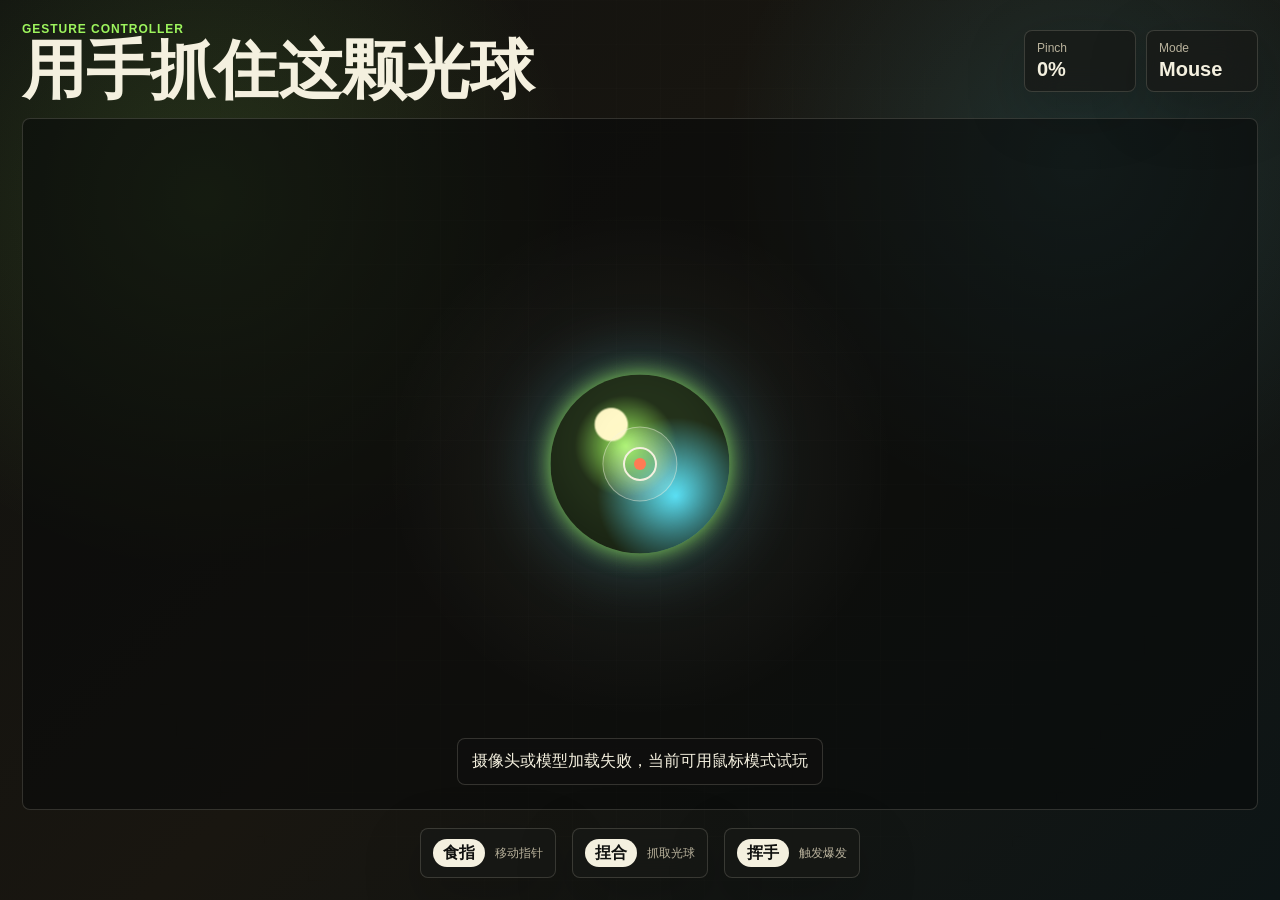
<file: assets/gesture-controller/index.html>
<!doctype html>
<html lang="zh-CN">
  <head>
    <meta charset="UTF-8" />
    <meta name="viewport" content="width=device-width, initial-scale=1.0" />
    <title>Gesture Controller Playground</title>
    <link rel="stylesheet" href="./style.css" />
  </head>
  <body>
    <main class="stage" aria-label="Gesture controller playground">
      <section class="hud" aria-label="Status panel">
        <div>
          <p class="eyebrow">Gesture Controller</p>
          <h1>用手抓住这颗光球</h1>
        </div>
        <div class="meters">
          <div class="meter">
            <span>Pinch</span>
            <strong id="pinchValue">0%</strong>
          </div>
          <div class="meter">
            <span>Mode</span>
            <strong id="modeValue">Loading</strong>
          </div>
        </div>
      </section>

      <section class="playfield" id="playfield" aria-label="Interactive area">
        <canvas id="trailCanvas" aria-hidden="true"></canvas>
        <video id="camera" playsinline muted></video>
        <div class="target" id="target" aria-label="Draggable orb">
          <span></span>
        </div>
        <div class="cursor" id="cursor" aria-hidden="true"></div>
        <div class="hint" id="hint">允许摄像头后，把手伸进画面</div>
      </section>

      <footer class="dock" aria-label="Gesture hints">
        <div><kbd>食指</kbd><span>移动指针</span></div>
        <div><kbd>捏合</kbd><span>抓取光球</span></div>
        <div><kbd>挥手</kbd><span>触发爆发</span></div>
      </footer>
    </main>

    <script type="module" src="./app.js"></script>
  </body>
</html>
</file>
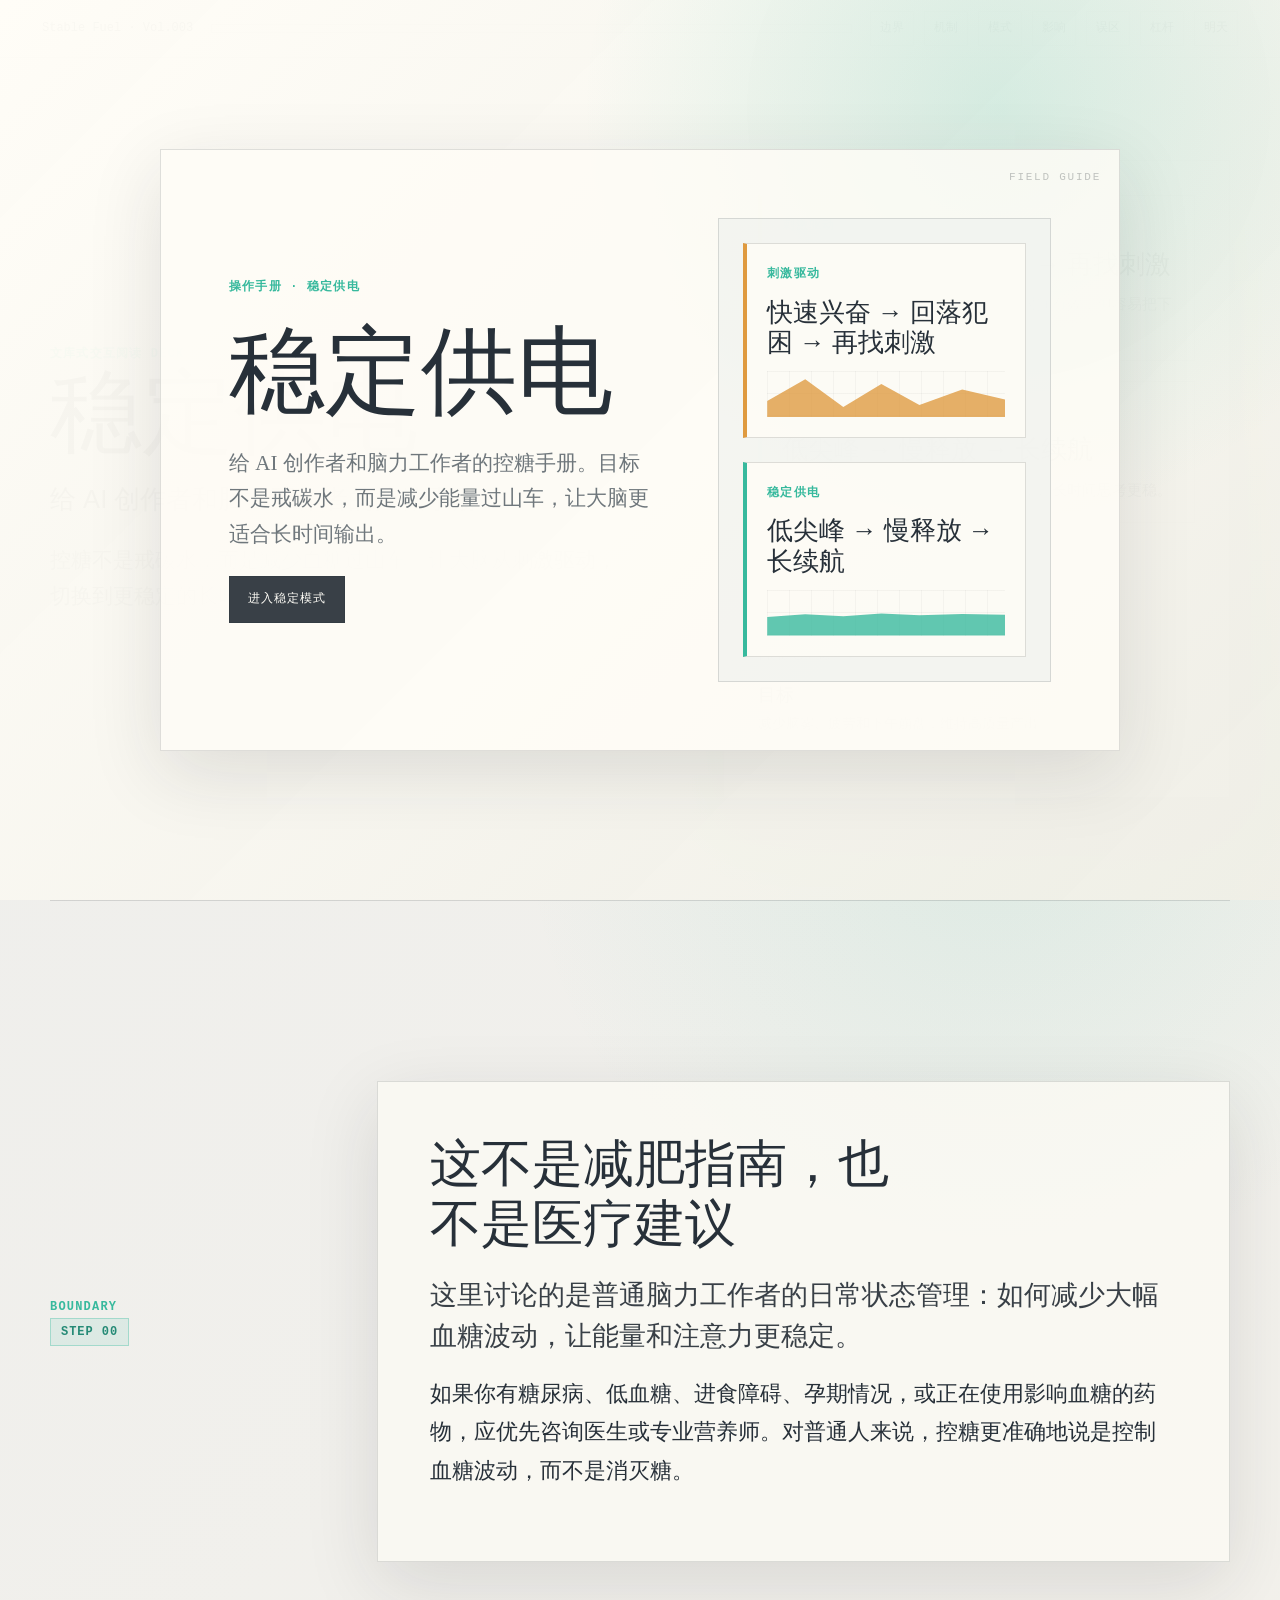
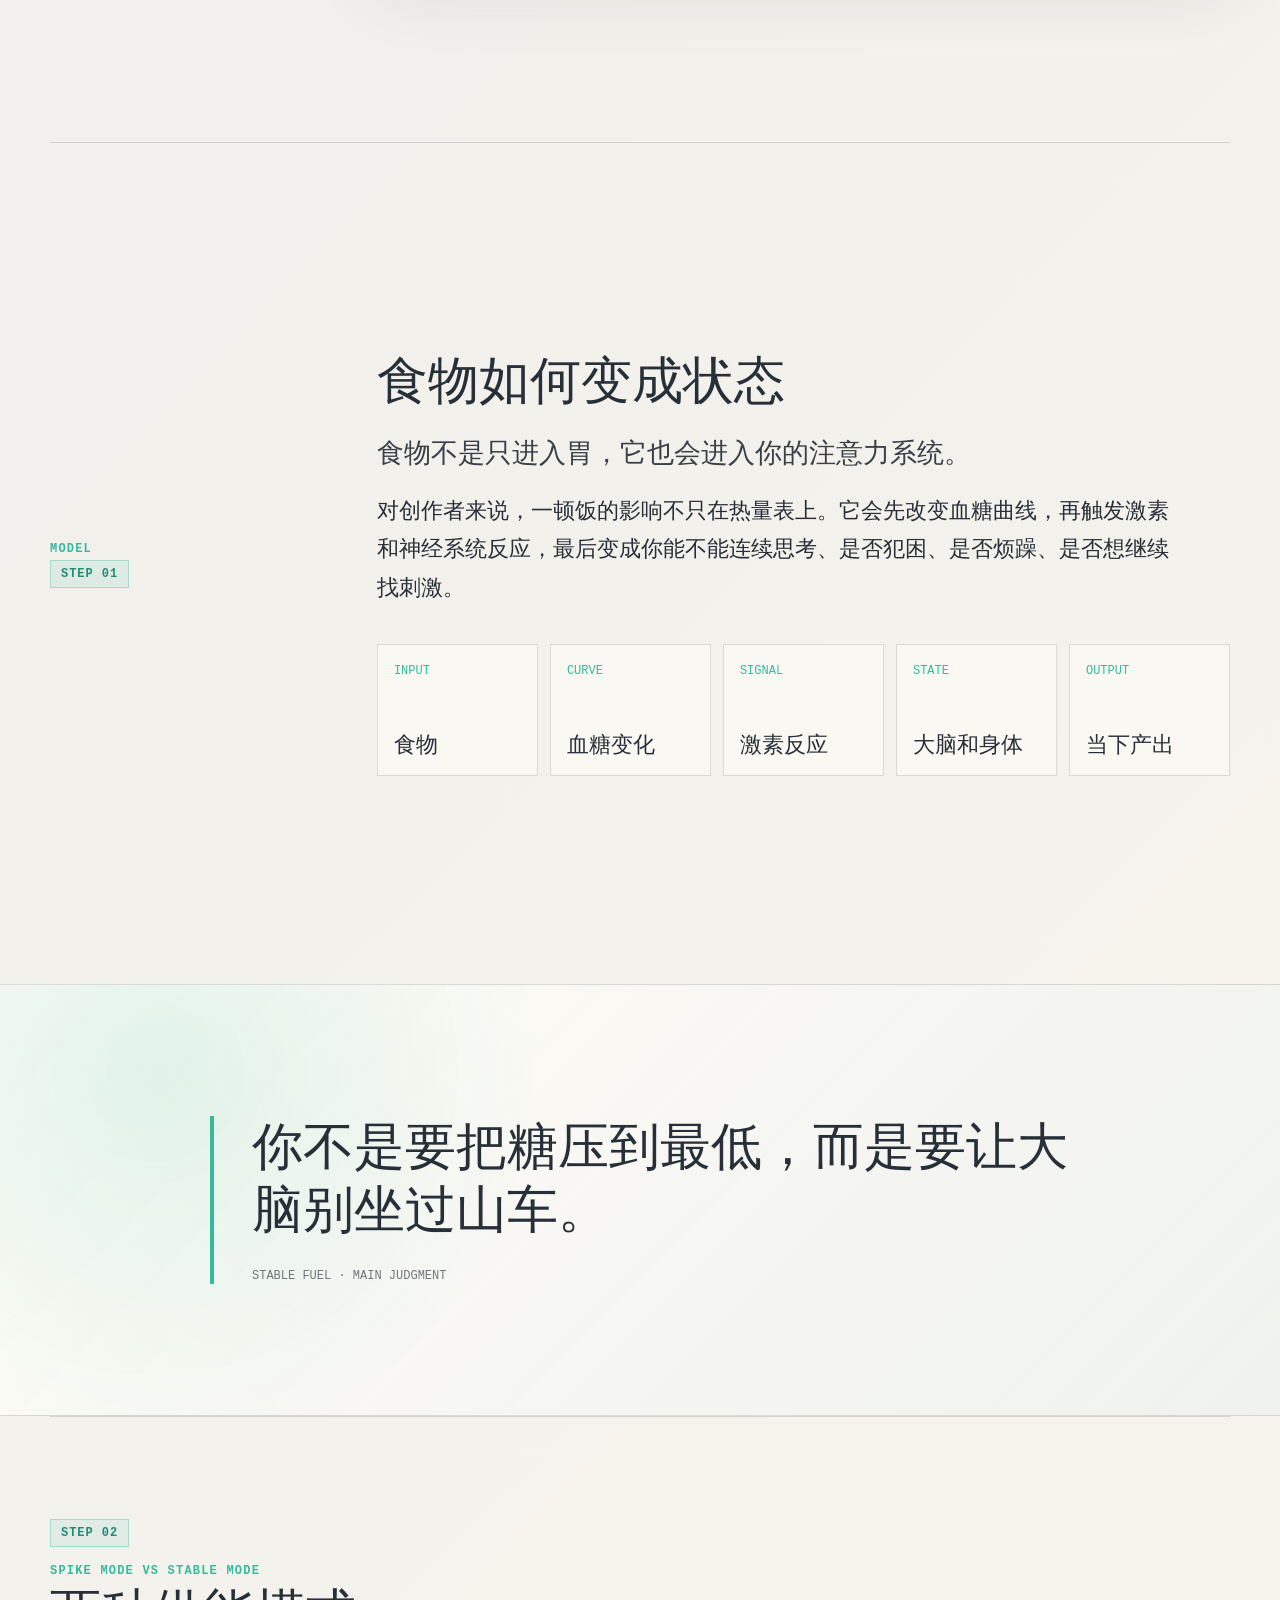
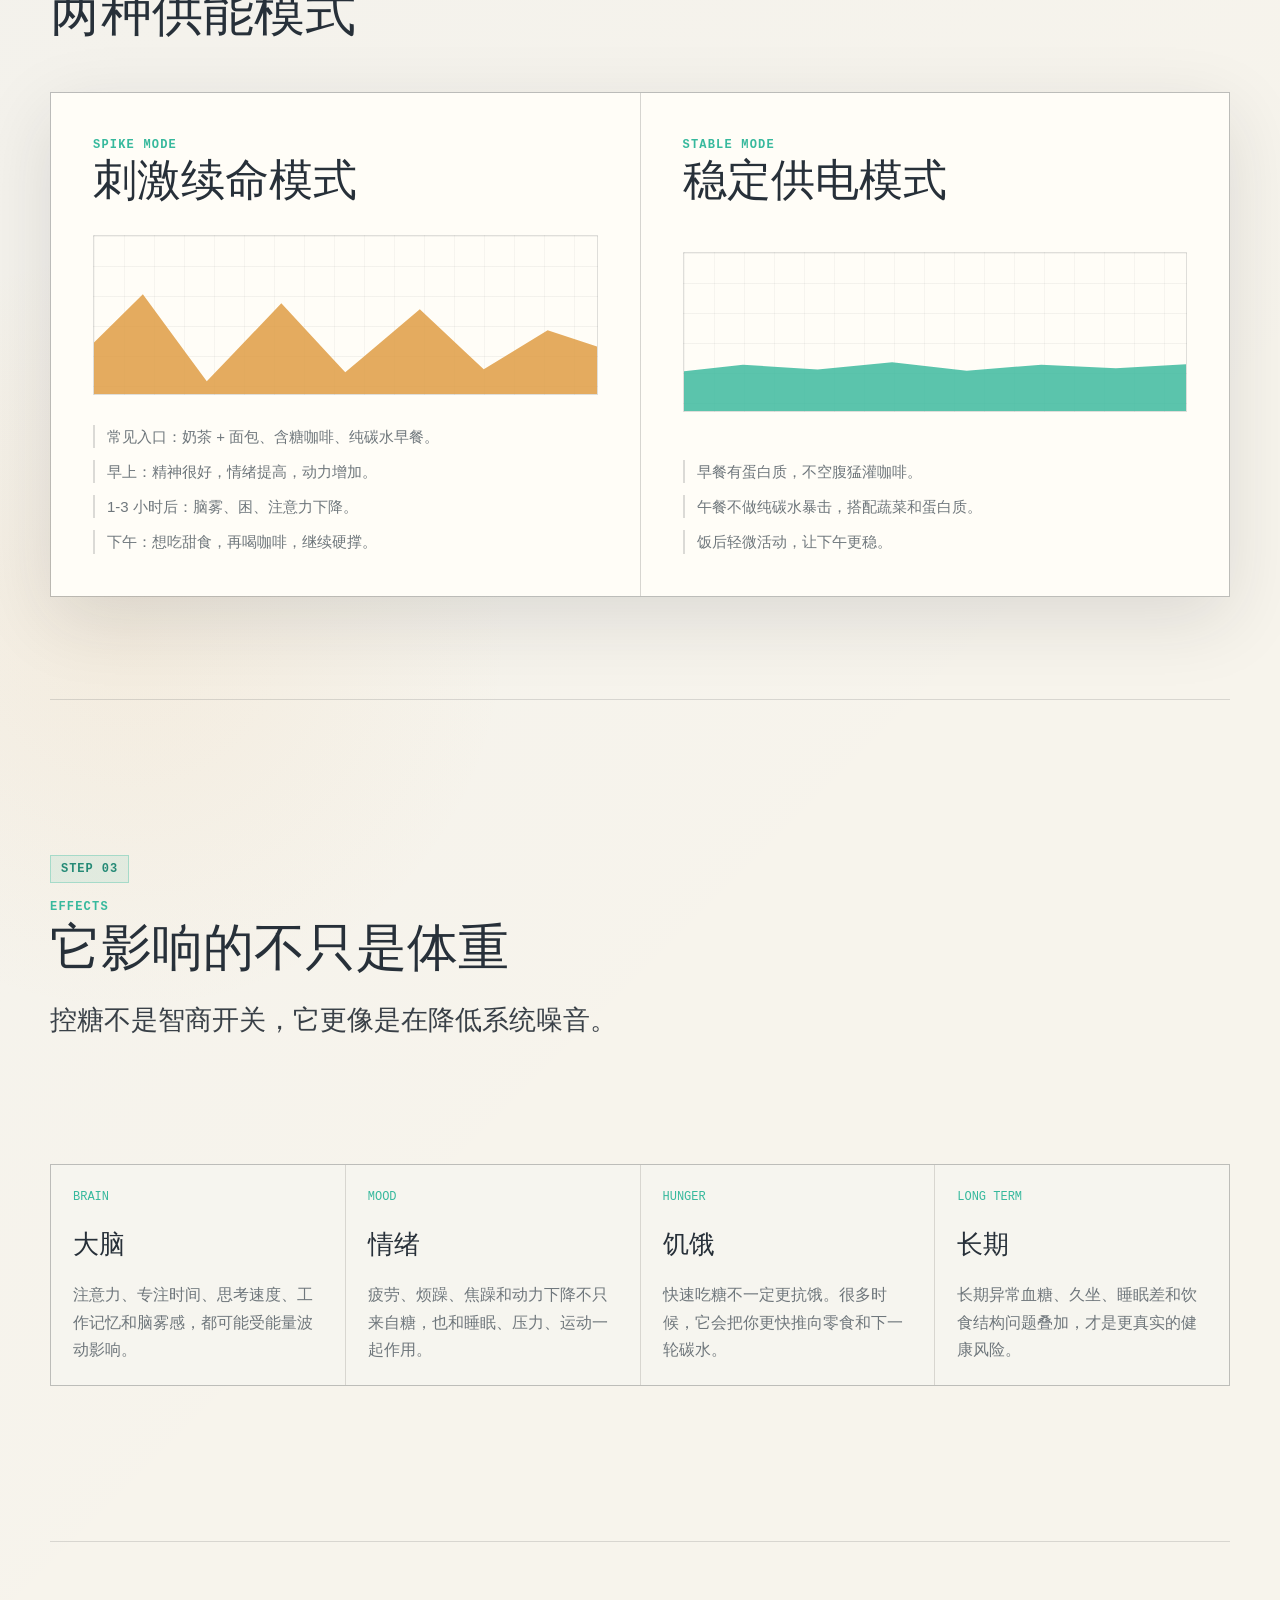
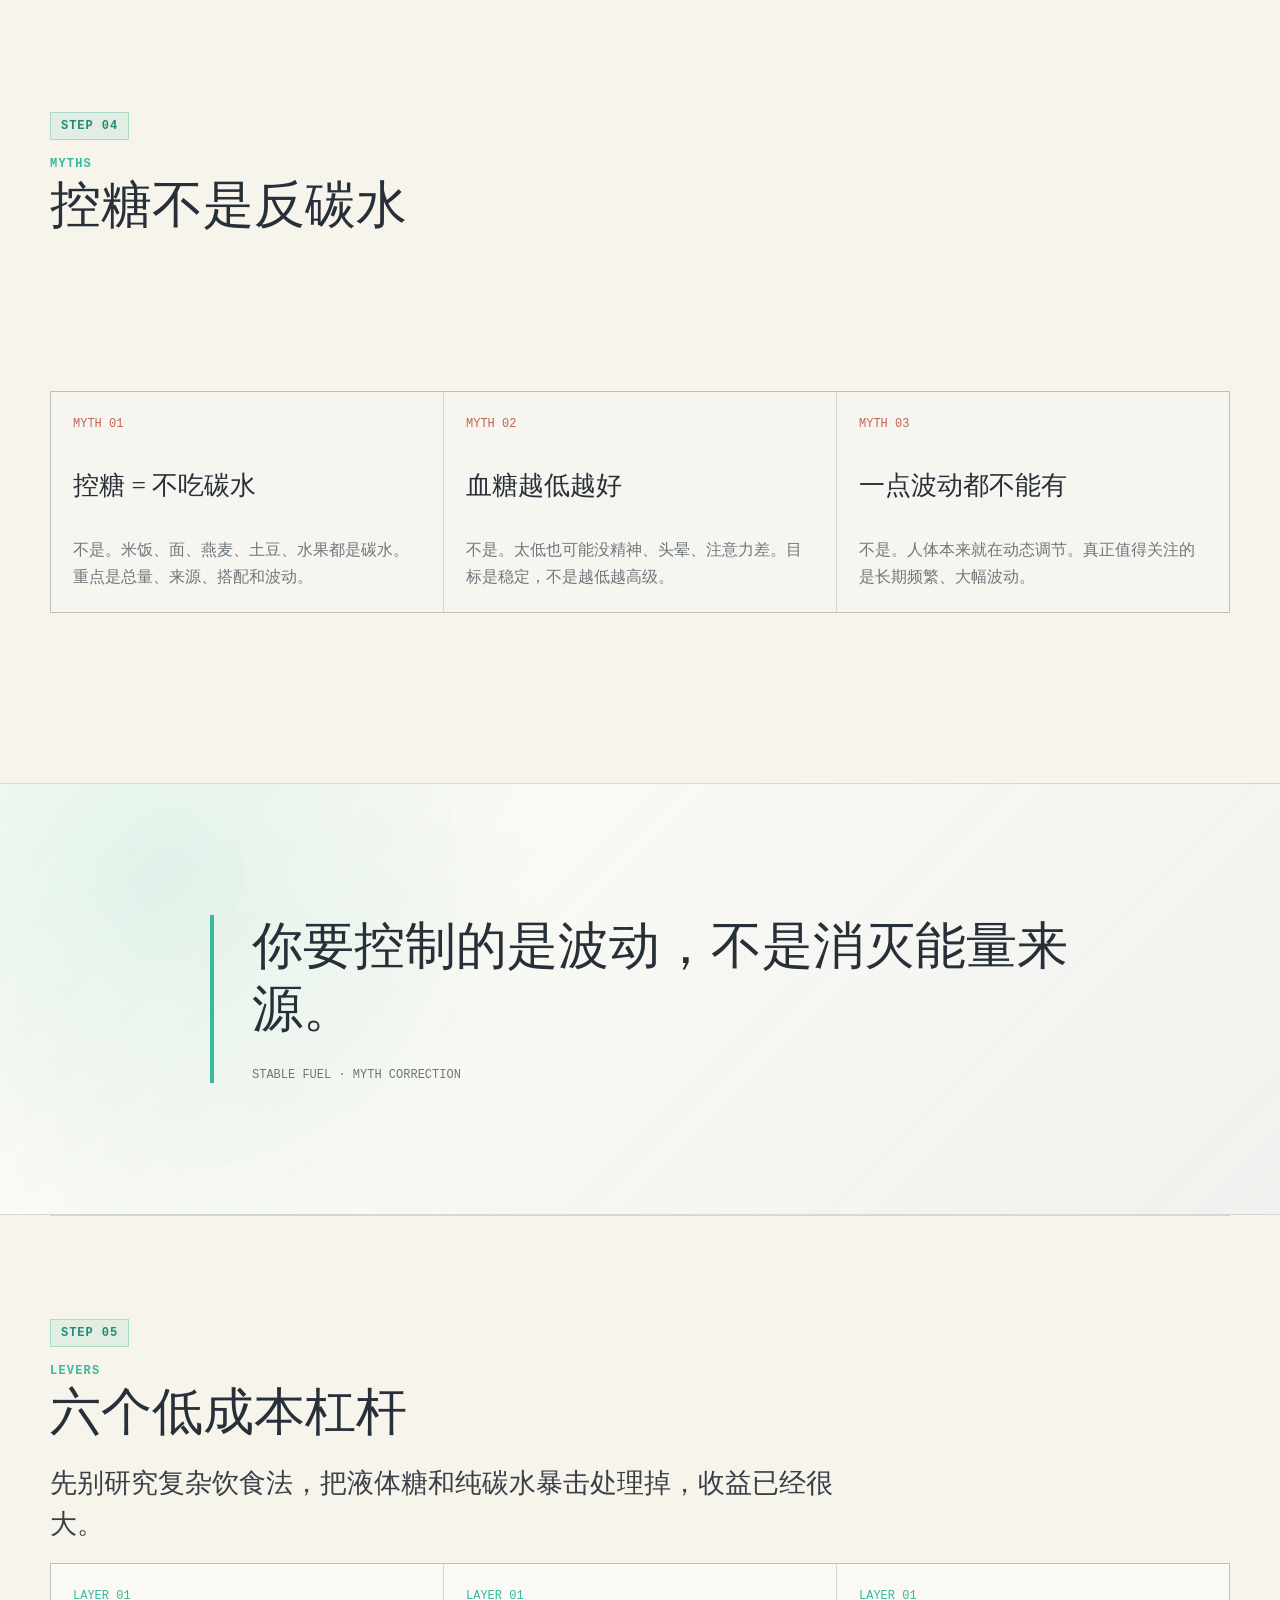
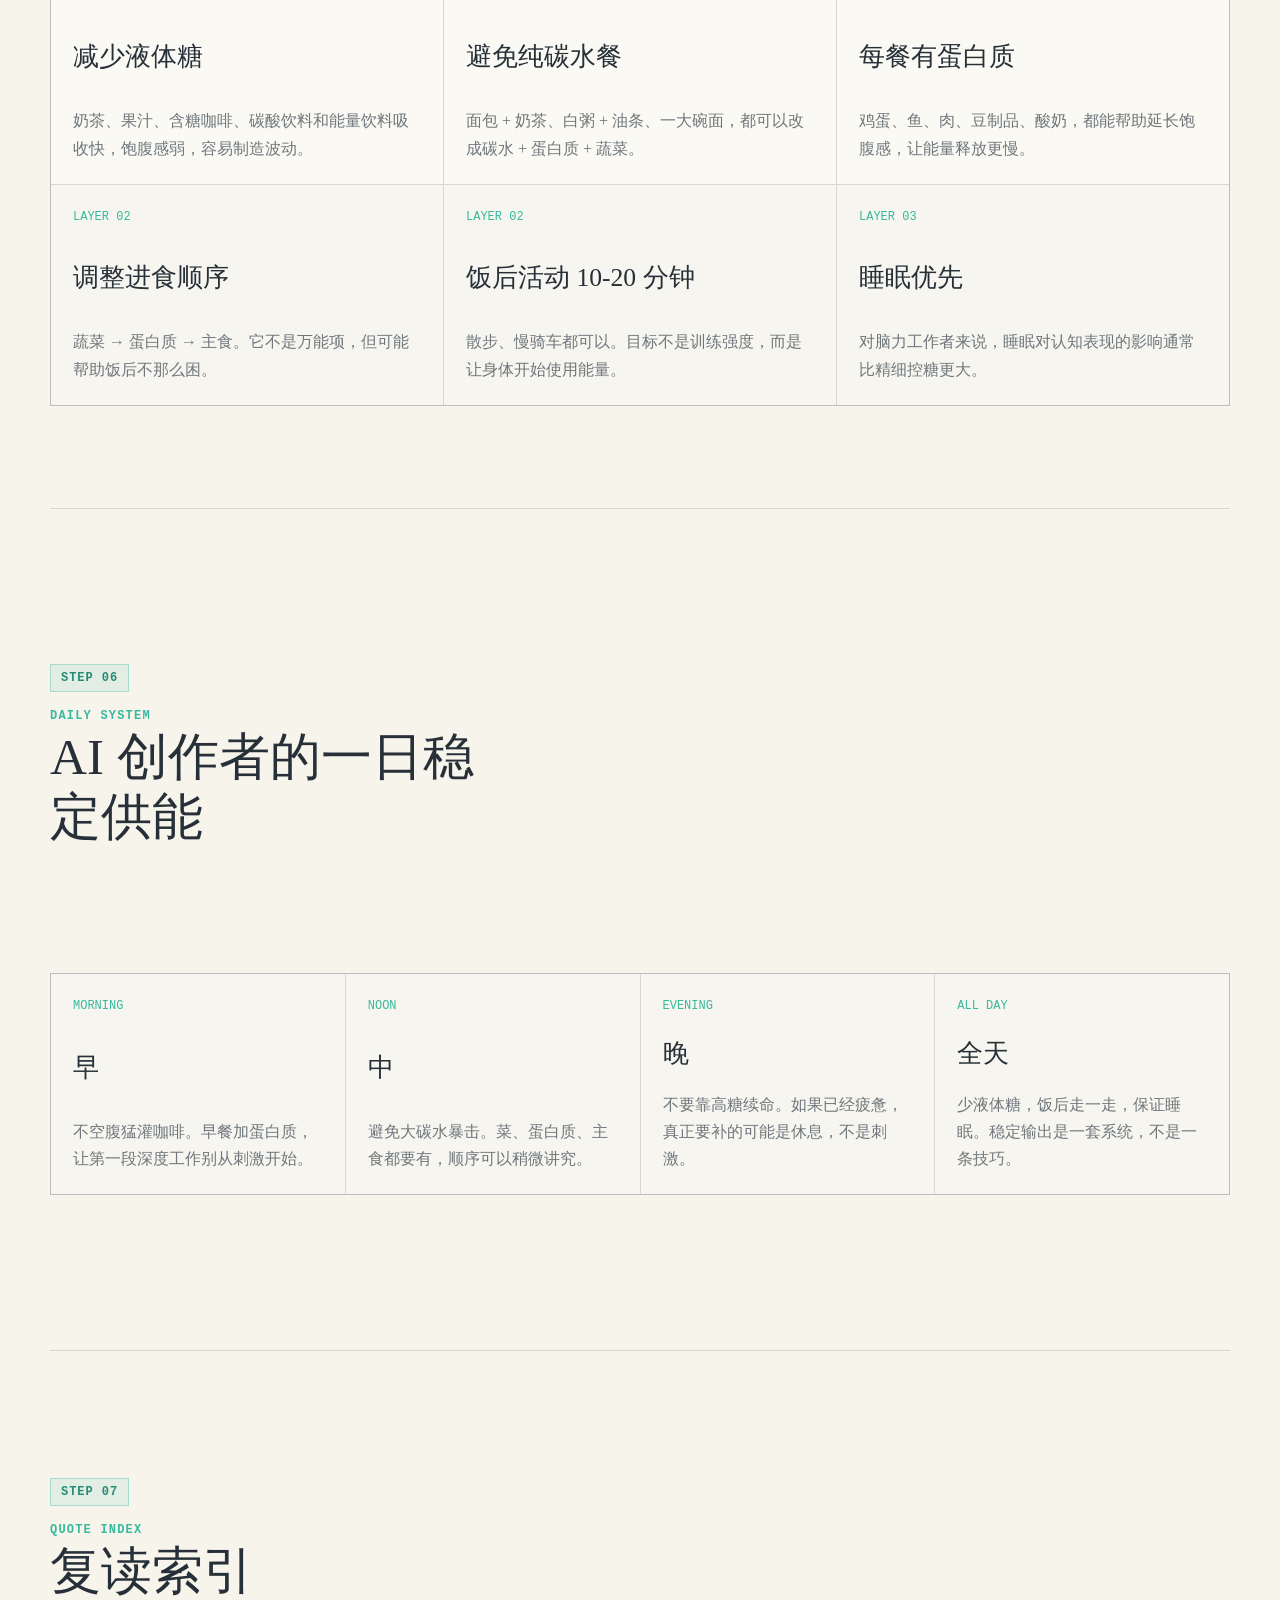
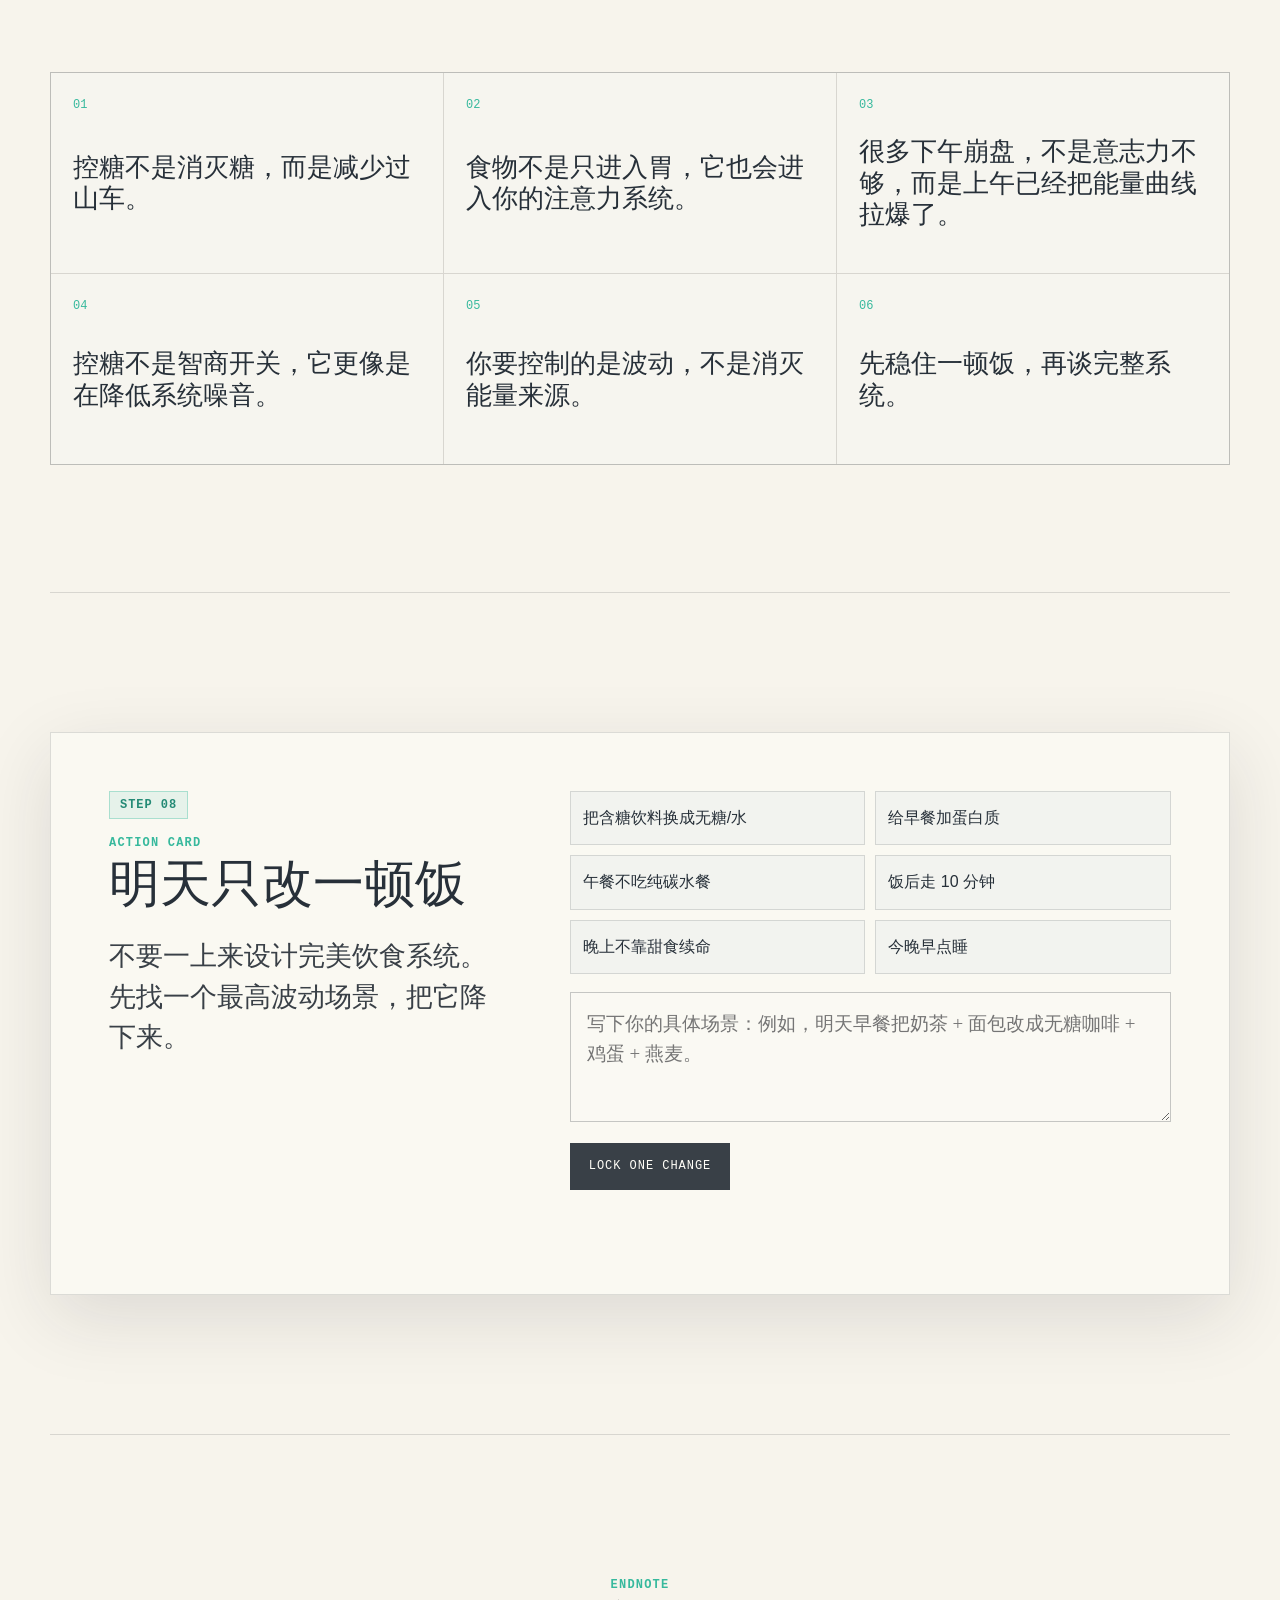
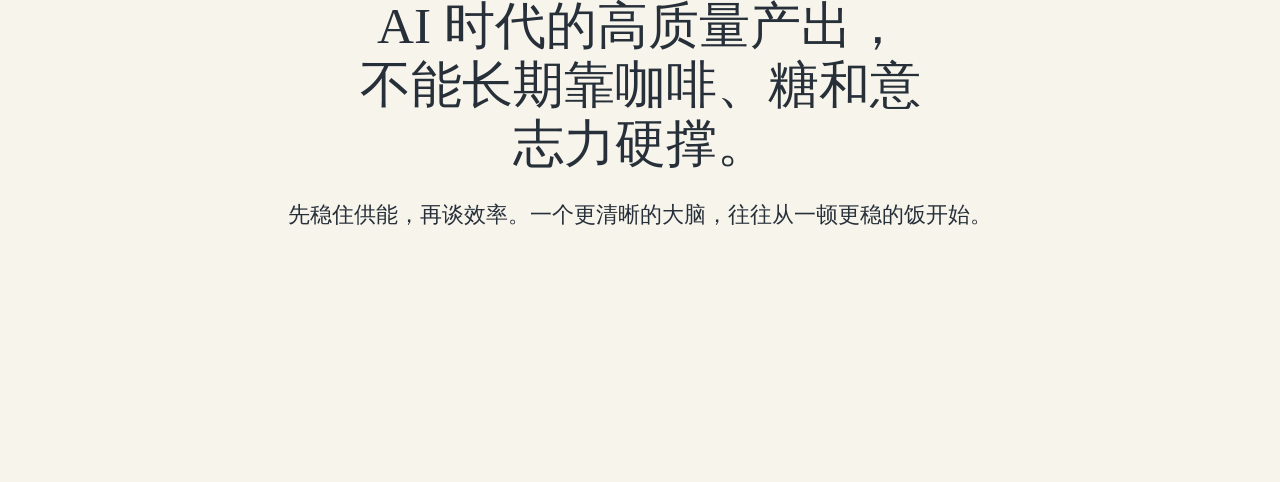
<file: assets/reading-deck-fuel.html>
<!doctype html>
<html lang="zh-CN">
<head>
  <meta charset="utf-8">
  <meta name="viewport" content="width=device-width, initial-scale=1">
  <title>稳定供电 · 给 AI 创作者和脑力工作者的控糖手册</title>
  <style>
    :root {
      --desk: #f7f4ec;
      --panel: #fffdf7;
      --panel-2: #ece7dc;
      --ink: #273039;
      --muted: #6f777c;
      --graphite: #394047;
      --mint: #37b99d;
      --blue: #4a7fe8;
      --amber: #df9a3f;
      --soft-red: #be6658;
      --line: rgba(32, 37, 42, 0.14);
      --shadow: 0 22px 70px rgba(32, 37, 42, 0.12);
      --serif: "Iowan Old Style", "Palatino Linotype", "Songti SC", "Noto Serif CJK SC", Georgia, serif;
      --sans: "Avenir Next", "Gill Sans", "Microsoft YaHei", sans-serif;
      --mono: "Cascadia Mono", "SFMono-Regular", Consolas, monospace;
    }

    * {
      box-sizing: border-box;
    }

    html {
      scroll-behavior: smooth;
    }

    body {
      margin: 0;
      color: var(--ink);
      background:
        radial-gradient(circle at 78% 8%, rgba(55, 185, 157, 0.11), transparent 30rem),
        radial-gradient(circle at 10% 38%, rgba(223, 154, 63, 0.08), transparent 24rem),
        linear-gradient(135deg, rgba(74, 127, 232, 0.055), transparent 44%),
        var(--desk);
      font-family: var(--serif);
      line-height: 1.76;
      letter-spacing: 0;
    }

    body::before {
      content: "";
      position: fixed;
      inset: 0;
      z-index: 1;
      pointer-events: none;
      opacity: 0.34;
      background:
        linear-gradient(rgba(32, 37, 42, 0.04) 1px, transparent 1px),
        linear-gradient(90deg, rgba(32, 37, 42, 0.025) 1px, transparent 1px);
      background-size: 28px 28px;
      mask-image: linear-gradient(to bottom, #000, rgba(0,0,0,0.36));
    }

    a {
      color: inherit;
      text-decoration: none;
    }

    button,
    textarea {
      font: inherit;
    }

    .intro {
      position: fixed;
      inset: 0;
      z-index: 40;
      display: grid;
      place-items: center;
      padding: 24px;
      background:
        radial-gradient(circle at 78% 12%, rgba(55, 185, 157, 0.18), transparent 26rem),
        linear-gradient(135deg, rgba(255, 253, 247, 0.98), rgba(239, 238, 230, 0.96));
      color: var(--ink);
      transition: opacity 620ms ease, visibility 620ms ease;
    }

    .intro.is-hidden {
      opacity: 0;
      visibility: hidden;
    }

    .intro-frame {
      width: min(960px, 100%);
      min-height: 480px;
      padding: clamp(30px, 6vw, 68px);
      border: 1px solid rgba(32, 37, 42, 0.14);
      background: rgba(255, 253, 247, 0.82);
      box-shadow: var(--shadow);
      grid-template-columns: minmax(0, 0.92fr) minmax(280px, 0.72fr);
      align-items: center;
      display: grid;
      gap: clamp(28px, 5vw, 64px);
      position: relative;
      overflow: hidden;
    }

    .intro-frame::after {
      content: "FIELD GUIDE";
      position: absolute;
      right: 18px;
      top: 18px;
      font-family: var(--mono);
      font-size: 11px;
      color: rgba(32, 37, 42, 0.26);
      letter-spacing: 0.16em;
    }

    .kicker,
    .eyebrow {
      font-family: var(--mono);
      text-transform: uppercase;
      font-size: 12px;
      color: var(--mint);
      letter-spacing: 0.1em;
      font-weight: 700;
    }

    .intro h1 {
      max-width: 8ch;
      margin: 0;
      font-size: clamp(50px, 7.5vw, 96px);
      line-height: 1.04;
      font-weight: 500;
      letter-spacing: 0;
    }

    .intro p {
      max-width: 34rem;
      margin: 0;
      color: var(--muted);
      font-size: clamp(17px, 1.8vw, 21px);
      line-height: 1.68;
    }

    .enter-button {
      justify-self: start;
      border: 1px solid rgba(39, 48, 57, 0.24);
      background: var(--graphite);
      color: var(--panel);
      padding: 12px 18px;
      cursor: pointer;
      font-family: var(--mono);
      font-size: 12px;
      text-transform: uppercase;
      letter-spacing: 0.08em;
      transition: transform 180ms ease, background 180ms ease, border-color 180ms ease;
    }

    .enter-button:hover {
      transform: translateY(-1px);
      background: rgba(42, 168, 137, 0.16);
      border-color: rgba(42, 168, 137, 0.78);
      color: var(--ink);
    }

    .intro-copy,
    .intro-status {
      display: grid;
      gap: 24px;
    }

    .intro-status {
      padding: 24px;
      border: 1px solid var(--line);
      background: rgba(238, 241, 238, 0.64);
    }

    .deck {
      position: relative;
      z-index: 2;
    }

    .topbar {
      position: sticky;
      top: 0;
      z-index: 20;
      display: grid;
      grid-template-columns: auto 1fr auto;
      align-items: center;
      gap: 18px;
      min-height: 58px;
      padding: 10px clamp(16px, 4vw, 42px);
      background: rgba(238, 241, 238, 0.9);
      border-bottom: 1px solid var(--line);
      backdrop-filter: blur(16px);
      font-family: var(--mono);
      font-size: 12px;
    }

    .battery-track {
      height: 9px;
      padding: 2px;
      border: 1px solid rgba(32, 37, 42, 0.22);
      background: rgba(251, 250, 244, 0.55);
    }

    .battery-fill {
      display: block;
      width: 0;
      height: 100%;
      background: linear-gradient(90deg, var(--mint), var(--blue));
    }

    .nav-links {
      display: flex;
      gap: 10px;
      align-items: center;
    }

    .nav-links a {
      min-width: 36px;
      padding: 6px 9px;
      border: 1px solid var(--line);
      background: rgba(251, 250, 244, 0.54);
      text-align: center;
    }

    main {
      padding-bottom: 10vh;
    }

    .spread {
      width: min(1180px, calc(100% - 36px));
      min-height: min(860px, calc(100vh - 58px));
      margin: 0 auto;
      padding: clamp(42px, 8vw, 110px) 0;
      display: grid;
      align-items: center;
    }

    .cover {
      grid-template-columns: minmax(0, 0.92fr) minmax(320px, 0.78fr);
      gap: clamp(30px, 6vw, 76px);
    }

    .cover-title {
      margin: 0;
      max-width: 8ch;
      font-size: clamp(54px, 7.4vw, 92px);
      line-height: 1.05;
      font-weight: 500;
      letter-spacing: 0;
    }

    .cover-label {
      margin-top: 20px;
      font-family: var(--sans);
      color: var(--graphite);
      font-size: clamp(20px, 2vw, 28px);
      line-height: 1.4;
      font-weight: 500;
    }

    .cover-subtitle {
      max-width: 36rem;
      margin: 24px 0 0;
      color: var(--muted);
      font-size: clamp(17px, 1.7vw, 21px);
      line-height: 1.72;
    }

    .dashboard-card,
    .fuel-card {
      align-self: stretch;
      display: grid;
      gap: 20px;
      align-content: start;
      padding: clamp(22px, 3.6vw, 34px);
      border: 1px solid var(--line);
      background: rgba(251, 250, 244, 0.64);
      box-shadow: var(--shadow);
    }

    .fuel-card {
      box-shadow: none;
      padding: 0;
      border: 0;
      background: transparent;
      align-content: start;
    }

    .fuel-mode {
      padding: 20px;
      border: 1px solid var(--line);
      background: rgba(255, 253, 247, 0.82);
      display: grid;
      gap: 12px;
    }

    .fuel-mode h3 {
      margin: 0;
      font-size: clamp(22px, 2vw, 30px);
      line-height: 1.2;
      font-weight: 500;
    }

    .fuel-mode p {
      margin: 0;
      color: var(--muted);
      font-family: var(--sans);
      font-size: 15px;
      line-height: 1.6;
    }

    .fuel-mode.is-spike {
      border-left: 4px solid var(--amber);
    }

    .fuel-mode.is-stable {
      border-left: 4px solid var(--mint);
    }

    .fuel-mode .mini-wave {
      height: 46px;
      background:
        linear-gradient(rgba(32,37,42,0.04) 1px, transparent 1px),
        linear-gradient(90deg, rgba(32,37,42,0.035) 1px, transparent 1px);
      background-size: 22px 22px;
      position: relative;
      overflow: hidden;
    }

    .fuel-mode .mini-wave::before {
      content: "";
      position: absolute;
      inset: 0;
      background: var(--wave-color);
      clip-path: var(--wave-shape);
      opacity: 0.78;
    }

    .meter {
      border: 1px solid rgba(32, 37, 42, 0.16);
      background: var(--panel);
      padding: 18px;
      display: grid;
      gap: 10px;
      font-family: var(--mono);
      font-size: 12px;
      color: var(--muted);
    }

    .meter-row {
      display: grid;
      grid-template-columns: 88px 1fr;
      gap: 14px;
      align-items: center;
    }

    .meter-bar {
      height: 10px;
      background: rgba(32, 37, 42, 0.10);
      overflow: hidden;
    }

    .meter-bar span {
      display: block;
      height: 100%;
      width: var(--w);
      background: var(--c);
    }

    .meta-list {
      list-style: none;
      margin: 0;
      padding: 0;
      display: grid;
      gap: 12px;
      color: var(--muted);
      font-family: var(--sans);
      font-size: 14px;
    }

    .meta-list strong {
      display: block;
      color: var(--ink);
      font-family: var(--serif);
      font-size: 18px;
      font-weight: 500;
    }

    .section {
      border-top: 1px solid var(--line);
    }

    .section-grid {
      grid-template-columns: minmax(120px, 0.28fr) minmax(0, 1fr);
      gap: clamp(30px, 7vw, 88px);
    }

    .section-number,
    .step-mark {
      font-family: var(--mono);
      width: fit-content;
      padding: 7px 10px;
      border: 1px solid rgba(55, 185, 157, 0.34);
      background: rgba(55, 185, 157, 0.10);
      color: #258a76;
      font-size: 12px;
      line-height: 1;
      font-weight: 700;
      text-transform: uppercase;
      letter-spacing: 0.08em;
    }

    .step-mark {
      margin-bottom: 14px;
    }

    .section h2 {
      max-width: 18ch;
      margin: 0 0 22px;
      font-size: clamp(30px, 4vw, 56px);
      line-height: 1.16;
      font-weight: 500;
    }

    .section p {
      max-width: 50rem;
      margin: 0 0 18px;
      font-size: clamp(18px, 1.8vw, 22px);
    }

    .lead {
      color: var(--graphite);
      font-size: clamp(20px, 2.1vw, 28px) !important;
      line-height: 1.52 !important;
    }

    .model-flow {
      display: grid;
      grid-template-columns: repeat(5, 1fr);
      gap: 12px;
      margin-top: 36px;
    }

    .flow-node {
      min-height: 132px;
      padding: 16px;
      border: 1px solid var(--line);
      background: rgba(251, 250, 244, 0.76);
      display: grid;
      align-content: space-between;
      gap: 20px;
    }

    .flow-node span {
      font-family: var(--mono);
      color: var(--mint);
      font-size: 12px;
      text-transform: uppercase;
    }

    .flow-node strong {
      font-size: clamp(18px, 1.7vw, 25px);
      line-height: 1.18;
      font-weight: 500;
    }

    .wave-panel {
      display: grid;
      grid-template-columns: 1fr 1fr;
      gap: 1px;
      border: 1px solid var(--line);
      background: var(--line);
      box-shadow: var(--shadow);
      margin-top: 28px;
    }

    .wave-card {
      min-height: 390px;
      padding: clamp(24px, 4vw, 42px);
      background: var(--panel);
      display: grid;
      align-content: space-between;
      gap: 30px;
    }

      .wave-card h3 {
      margin: 0;
      font-size: clamp(27px, 3.4vw, 46px);
      line-height: 1.12;
      font-weight: 500;
    }

    .wave {
      height: 160px;
      border: 1px solid var(--line);
      background:
        linear-gradient(rgba(32, 37, 42, 0.05) 1px, transparent 1px),
        linear-gradient(90deg, rgba(32, 37, 42, 0.04) 1px, transparent 1px);
      background-size: 30px 30px;
      position: relative;
      overflow: hidden;
    }

    .wave::before {
      content: "";
      position: absolute;
      left: -3%;
      right: -3%;
      top: var(--top);
      height: var(--h);
      background: var(--color);
      clip-path: polygon(0 60%, 12% 18%, 24% 76%, 38% 24%, 50% 70%, 64% 28%, 76% 68%, 88% 42%, 100% 56%, 100% 100%, 0 100%);
      opacity: 0.82;
    }

    .wave.stable::before {
      clip-path: polygon(0 55%, 14% 48%, 28% 52%, 42% 46%, 56% 53%, 70% 48%, 84% 51%, 100% 47%, 100% 100%, 0 100%);
    }

    .timeline {
      display: grid;
      gap: 12px;
      font-family: var(--sans);
      color: var(--muted);
      font-size: 15px;
      line-height: 1.55;
    }

    .timeline div {
      padding-left: 12px;
      border-left: 2px solid rgba(32, 37, 42, 0.16);
    }

    .effect-grid,
    .myth-grid,
    .lever-grid,
    .day-grid,
    .quote-grid {
      display: grid;
      gap: 1px;
      border: 1px solid var(--line);
      background: var(--line);
    }

    .effect-grid {
      grid-template-columns: repeat(4, 1fr);
    }

    .myth-grid {
      grid-template-columns: repeat(3, 1fr);
    }

    .lever-grid {
      grid-template-columns: repeat(3, 1fr);
    }

    .day-grid {
      grid-template-columns: repeat(4, 1fr);
    }

    .quote-grid {
      grid-template-columns: repeat(3, 1fr);
    }

    .quote-grid .info-card {
      min-height: 190px;
    }

    .info-card {
      min-height: 220px;
      padding: 22px;
      background: rgba(251, 250, 244, 0.86);
      display: grid;
      align-content: space-between;
      gap: 20px;
    }

      .info-card h3 {
      margin: 0;
      font-size: clamp(21px, 2vw, 30px);
      line-height: 1.24;
      font-weight: 500;
    }

    .info-card p {
      margin: 0;
      color: var(--muted);
      font-size: 16px;
      line-height: 1.7;
    }

    .info-card span {
      font-family: var(--mono);
      color: var(--mint);
      font-size: 12px;
      text-transform: uppercase;
    }

    .myth-card span {
      color: var(--soft-red);
    }

    .lever-card:nth-child(1),
    .lever-card:nth-child(2),
    .lever-card:nth-child(3) {
      background: rgba(251, 250, 244, 0.96);
    }

    .quote-band {
      min-height: 48vh;
      padding: clamp(42px, 7vw, 86px) 18px;
      display: grid;
      place-items: center;
      color: var(--ink);
      background:
        radial-gradient(circle at 12% 20%, rgba(55, 185, 157, 0.14), transparent 24rem),
        linear-gradient(135deg, rgba(255, 253, 247, 0.96), rgba(238, 241, 238, 0.88));
      border-top: 1px solid var(--line);
      border-bottom: 1px solid var(--line);
    }

    .quote-band blockquote {
      width: min(860px, 100%);
      margin: 0;
      padding-left: clamp(20px, 4vw, 38px);
      border-left: 4px solid var(--mint);
      font-size: clamp(28px, 4vw, 54px);
      line-height: 1.22;
      font-weight: 500;
    }

    .quote-band cite {
      display: block;
      margin-top: 28px;
      color: var(--muted);
      font-family: var(--mono);
      font-size: 12px;
      font-style: normal;
      text-transform: uppercase;
    }

    .safety-box {
      padding: clamp(26px, 5vw, 52px);
      border: 1px solid var(--line);
      background: rgba(251, 250, 244, 0.78);
      box-shadow: var(--shadow);
    }

    .safety-box p {
      max-width: 64rem;
    }

    .action-panel {
      display: grid;
      grid-template-columns: 0.8fr 1.2fr;
      gap: clamp(26px, 5vw, 60px);
      padding: clamp(28px, 5vw, 58px);
      border: 1px solid var(--line);
      background: rgba(251, 250, 244, 0.78);
      box-shadow: var(--shadow);
    }

    .action-list {
      display: grid;
      grid-template-columns: 1fr 1fr;
      gap: 10px;
      margin: 0 0 18px;
    }

    .choice {
      border: 1px solid var(--line);
      background: rgba(238, 241, 238, 0.74);
      padding: 12px;
      cursor: pointer;
      font-family: var(--sans);
      color: var(--ink);
      text-align: left;
    }

    .choice.is-selected {
      border-color: var(--mint);
      background: rgba(42, 168, 137, 0.12);
    }

    textarea {
      width: 100%;
      min-height: 130px;
      padding: 16px;
      resize: vertical;
      border: 1px solid rgba(32, 37, 42, 0.24);
      background: rgba(251, 250, 244, 0.92);
      color: var(--ink);
      font-family: var(--serif);
      font-size: 19px;
      line-height: 1.62;
    }

    .seal-button {
      margin-top: 12px;
      border: 1px solid var(--graphite);
      background: var(--graphite);
      color: var(--panel);
      padding: 12px 18px;
      cursor: pointer;
      font-family: var(--mono);
      font-size: 12px;
      text-transform: uppercase;
      letter-spacing: 0.08em;
    }

    .seal-note {
      min-height: 28px;
      margin: 12px 0 0;
      color: var(--graphite);
      font-family: var(--sans);
      font-size: 14px;
    }

      .closing {
      min-height: 62vh;
      text-align: center;
    }

    .closing h2 {
      max-width: 22ch;
      margin-left: auto;
      margin-right: auto;
      font-size: clamp(30px, 4vw, 58px);
    }

    .closing p {
      margin-left: auto;
      margin-right: auto;
    }

    .reveal {
      opacity: 0;
      transform: translateY(26px);
      transition: opacity 800ms ease, transform 800ms ease;
    }

    .reveal.is-visible {
      opacity: 1;
      transform: translateY(0);
    }

    button:focus-visible,
    textarea:focus,
    a:focus-visible {
      outline: 3px solid rgba(42, 168, 137, 0.38);
      outline-offset: 3px;
    }

    @media (max-width: 960px) {
      .topbar {
        grid-template-columns: 1fr auto;
      }

      .battery-track {
        grid-column: 1 / -1;
        grid-row: 2;
      }

      .nav-links {
        max-width: 54vw;
        overflow: auto;
      }

      .cover,
      .section-grid,
      .action-panel {
        grid-template-columns: 1fr;
      }

      .model-flow,
      .effect-grid,
      .myth-grid,
      .lever-grid,
      .day-grid,
      .quote-grid {
        grid-template-columns: 1fr 1fr;
      }

      .wave-panel {
        grid-template-columns: 1fr;
      }

      .intro-frame::after {
        opacity: 0.28;
      }
    }

    @media (max-width: 620px) {
      .spread {
        width: min(100% - 28px, 1180px);
        padding: 48px 0;
      }

      .intro-frame {
        min-height: 540px;
      }

      .cover-title,
      .intro h1 {
        font-size: clamp(46px, 15vw, 70px);
      }

      .section-number {
        font-size: 12px;
      }

      .section h2,
      .closing h2 {
        font-size: clamp(28px, 10vw, 44px);
      }

      .model-flow,
      .effect-grid,
      .myth-grid,
      .lever-grid,
      .day-grid,
      .quote-grid,
      .action-list {
        grid-template-columns: 1fr;
      }

      .quote-band blockquote {
        font-size: clamp(32px, 11vw, 54px);
      }
    }

    @media (prefers-reduced-motion: reduce) {
      html {
        scroll-behavior: auto;
      }

      *,
      *::before,
      *::after {
        animation-duration: 1ms !important;
        transition-duration: 1ms !important;
      }
    }
  </style>
</head>
<body>
  <div class="intro" id="intro" aria-label="开场">
    <div class="intro-frame">
      <div class="intro-copy">
        <div class="kicker">操作手册 · 稳定供电</div>
        <h1>稳定供电</h1>
        <p>给 AI 创作者和脑力工作者的控糖手册。目标不是戒碳水，而是减少能量过山车，让大脑更适合长时间输出。</p>
        <button class="enter-button" id="enterButton" type="button" aria-label="进入稳定模式">进入稳定模式</button>
      </div>
      <div class="intro-status" aria-label="供能模式预览">
        <div class="fuel-mode is-spike">
          <div class="kicker">刺激驱动</div>
          <h3>快速兴奋 → 回落犯困 → 再找刺激</h3>
          <div class="mini-wave" style="--wave-color: var(--amber); --wave-shape: polygon(0 65%, 16% 18%, 32% 78%, 48% 28%, 64% 74%, 82% 40%, 100% 62%, 100% 100%, 0 100%)"></div>
        </div>
        <div class="fuel-mode is-stable">
          <div class="kicker">稳定供电</div>
          <h3>低尖峰 → 慢释放 → 长续航</h3>
          <div class="mini-wave" style="--wave-color: var(--mint); --wave-shape: polygon(0 60%, 16% 54%, 32% 58%, 48% 52%, 64% 56%, 82% 53%, 100% 55%, 100% 100%, 0 100%)"></div>
        </div>
      </div>
    </div>
  </div>

  <div class="deck">
    <header class="topbar">
      <a href="#cover" aria-label="返回封面">Stable Fuel · Vol.003</a>
      <div class="battery-track" aria-hidden="true"><span class="battery-fill" id="progressFill"></span></div>
      <nav class="nav-links" aria-label="章节导航">
        <a href="#safe">边界</a>
        <a href="#model">机制</a>
        <a href="#crash">模式</a>
        <a href="#effects">影响</a>
        <a href="#myths">误区</a>
        <a href="#levers">杠杆</a>
        <a href="#action">明天</a>
      </nav>
    </header>

    <main>
      <section class="spread cover" id="cover">
        <div class="reveal">
          <div class="kicker">文库式交互阅读 deck</div>
          <h1 class="cover-title">稳定供电</h1>
          <div class="cover-label">给 AI 创作者和脑力工作者的控糖手册</div>
          <p class="cover-subtitle">控糖不是戒碳水，而是减少血糖过山车。让大脑从刺激驱动，切换到更稳定的长时间输出。</p>
        </div>
        <aside class="dashboard-card reveal" aria-label="供能模式卡">
          <div class="fuel-card">
            <div class="fuel-mode is-spike">
              <div class="kicker">刺激驱动</div>
              <h3>快速兴奋 → 回落犯困 → 再找刺激</h3>
              <p>靠含糖饮料、纯碳水和咖啡硬撑，短时间有效，但容易把下午拖进脑雾。</p>
            </div>
            <div class="fuel-mode is-stable">
              <div class="kicker">稳定供电</div>
              <h3>低尖峰 → 慢释放 → 长续航</h3>
              <p>用搭配、顺序、活动和睡眠降低波动，让长时间思考更稳。</p>
            </div>
          </div>
          <ul class="meta-list">
            <li><strong>读者</strong>AI 创作者 / 脑力工作者</li>
            <li><strong>类型</strong>Field Guide / 操作手册</li>
            <li><strong>目标</strong>减少脑雾、疲劳和下午崩盘，维持高质量产出</li>
          </ul>
        </aside>
      </section>

      <section class="spread section section-grid" id="safe">
        <div class="reveal">
          <div class="eyebrow">Boundary</div>
          <div class="section-number">Step 00</div>
        </div>
        <div class="safety-box reveal">
          <h2>这不是减肥指南，也不是医疗建议</h2>
          <p class="lead">这里讨论的是普通脑力工作者的日常状态管理：如何减少大幅血糖波动，让能量和注意力更稳定。</p>
          <p>如果你有糖尿病、低血糖、进食障碍、孕期情况，或正在使用影响血糖的药物，应优先咨询医生或专业营养师。对普通人来说，控糖更准确地说是控制血糖波动，而不是消灭糖。</p>
        </div>
      </section>

      <section class="spread section section-grid" id="model">
        <div class="reveal">
          <div class="eyebrow">Model</div>
          <div class="section-number">Step 01</div>
        </div>
        <div class="reveal">
          <h2>食物如何变成状态</h2>
          <p class="lead">食物不是只进入胃，它也会进入你的注意力系统。</p>
          <p>对创作者来说，一顿饭的影响不只在热量表上。它会先改变血糖曲线，再触发激素和神经系统反应，最后变成你能不能连续思考、是否犯困、是否烦躁、是否想继续找刺激。</p>
          <div class="model-flow" aria-label="食物到状态的流程">
            <div class="flow-node"><span>Input</span><strong>食物</strong></div>
            <div class="flow-node"><span>Curve</span><strong>血糖变化</strong></div>
            <div class="flow-node"><span>Signal</span><strong>激素反应</strong></div>
            <div class="flow-node"><span>State</span><strong>大脑和身体</strong></div>
            <div class="flow-node"><span>Output</span><strong>当下产出</strong></div>
          </div>
        </div>
      </section>

      <section class="quote-band" aria-label="核心引语">
        <blockquote class="reveal">
          你不是要把糖压到最低，而是要让大脑别坐过山车。
          <cite>Stable Fuel · Main Judgment</cite>
        </blockquote>
      </section>

      <section class="spread section" id="crash">
        <div class="reveal">
          <div class="step-mark">Step 02</div>
          <div class="eyebrow">Spike Mode vs Stable Mode</div>
          <h2>两种供能模式</h2>
        </div>
        <div class="wave-panel reveal">
          <article class="wave-card">
            <div>
              <div class="eyebrow">Spike Mode</div>
              <h3>刺激续命模式</h3>
            </div>
            <div class="wave" style="--top: 20%; --h: 150px; --color: var(--amber)" aria-label="波动较大的能量曲线"></div>
            <div class="timeline">
              <div>常见入口：奶茶 + 面包、含糖咖啡、纯碳水早餐。</div>
              <div>早上：精神很好，情绪提高，动力增加。</div>
              <div>1-3 小时后：脑雾、困、注意力下降。</div>
              <div>下午：想吃甜食，再喝咖啡，继续硬撑。</div>
            </div>
          </article>
          <article class="wave-card">
            <div>
              <div class="eyebrow">Stable Mode</div>
              <h3>稳定供电模式</h3>
            </div>
            <div class="wave stable" style="--top: 34%; --h: 120px; --color: var(--mint)" aria-label="更平稳的能量曲线"></div>
            <div class="timeline">
              <div>早餐有蛋白质，不空腹猛灌咖啡。</div>
              <div>午餐不做纯碳水暴击，搭配蔬菜和蛋白质。</div>
              <div>饭后轻微活动，让下午更稳。</div>
            </div>
          </article>
        </div>
      </section>

      <section class="spread section" id="effects">
        <div class="reveal">
          <div class="step-mark">Step 03</div>
          <div class="eyebrow">Effects</div>
          <h2>它影响的不只是体重</h2>
          <p class="lead">控糖不是智商开关，它更像是在降低系统噪音。</p>
        </div>
        <div class="effect-grid reveal">
          <article class="info-card">
            <span>Brain</span>
            <h3>大脑</h3>
            <p>注意力、专注时间、思考速度、工作记忆和脑雾感，都可能受能量波动影响。</p>
          </article>
          <article class="info-card">
            <span>Mood</span>
            <h3>情绪</h3>
            <p>疲劳、烦躁、焦躁和动力下降不只来自糖，也和睡眠、压力、运动一起作用。</p>
          </article>
          <article class="info-card">
            <span>Hunger</span>
            <h3>饥饿</h3>
            <p>快速吃糖不一定更抗饿。很多时候，它会把你更快推向零食和下一轮碳水。</p>
          </article>
          <article class="info-card">
            <span>Long Term</span>
            <h3>长期</h3>
            <p>长期异常血糖、久坐、睡眠差和饮食结构问题叠加，才是更真实的健康风险。</p>
          </article>
        </div>
      </section>

      <section class="spread section" id="myths">
        <div class="reveal">
          <div class="step-mark">Step 04</div>
          <div class="eyebrow">Myths</div>
          <h2>控糖不是反碳水</h2>
        </div>
        <div class="myth-grid reveal">
          <article class="info-card myth-card">
            <span>Myth 01</span>
            <h3>控糖 = 不吃碳水</h3>
            <p>不是。米饭、面、燕麦、土豆、水果都是碳水。重点是总量、来源、搭配和波动。</p>
          </article>
          <article class="info-card myth-card">
            <span>Myth 02</span>
            <h3>血糖越低越好</h3>
            <p>不是。太低也可能没精神、头晕、注意力差。目标是稳定，不是越低越高级。</p>
          </article>
          <article class="info-card myth-card">
            <span>Myth 03</span>
            <h3>一点波动都不能有</h3>
            <p>不是。人体本来就在动态调节。真正值得关注的是长期频繁、大幅波动。</p>
          </article>
        </div>
      </section>

      <section class="quote-band" aria-label="核心引语">
        <blockquote class="reveal">
          你要控制的是波动，不是消灭能量来源。
          <cite>Stable Fuel · Myth Correction</cite>
        </blockquote>
      </section>

      <section class="spread section" id="levers">
        <div class="reveal">
          <div class="step-mark">Step 05</div>
          <div class="eyebrow">Levers</div>
          <h2>六个低成本杠杆</h2>
          <p class="lead">先别研究复杂饮食法，把液体糖和纯碳水暴击处理掉，收益已经很大。</p>
        </div>
        <div class="lever-grid reveal">
          <article class="info-card lever-card">
            <span>Layer 01</span>
            <h3>减少液体糖</h3>
            <p>奶茶、果汁、含糖咖啡、碳酸饮料和能量饮料吸收快，饱腹感弱，容易制造波动。</p>
          </article>
          <article class="info-card lever-card">
            <span>Layer 01</span>
            <h3>避免纯碳水餐</h3>
            <p>面包 + 奶茶、白粥 + 油条、一大碗面，都可以改成碳水 + 蛋白质 + 蔬菜。</p>
          </article>
          <article class="info-card lever-card">
            <span>Layer 01</span>
            <h3>每餐有蛋白质</h3>
            <p>鸡蛋、鱼、肉、豆制品、酸奶，都能帮助延长饱腹感，让能量释放更慢。</p>
          </article>
          <article class="info-card lever-card">
            <span>Layer 02</span>
            <h3>调整进食顺序</h3>
            <p>蔬菜 → 蛋白质 → 主食。它不是万能项，但可能帮助饭后不那么困。</p>
          </article>
          <article class="info-card lever-card">
            <span>Layer 02</span>
            <h3>饭后活动 10-20 分钟</h3>
            <p>散步、慢骑车都可以。目标不是训练强度，而是让身体开始使用能量。</p>
          </article>
          <article class="info-card lever-card">
            <span>Layer 03</span>
            <h3>睡眠优先</h3>
            <p>对脑力工作者来说，睡眠对认知表现的影响通常比精细控糖更大。</p>
          </article>
        </div>
      </section>

      <section class="spread section" id="system">
        <div class="reveal">
          <div class="step-mark">Step 06</div>
          <div class="eyebrow">Daily System</div>
          <h2>AI 创作者的一日稳定供能</h2>
        </div>
        <div class="day-grid reveal">
          <article class="info-card">
            <span>Morning</span>
            <h3>早</h3>
            <p>不空腹猛灌咖啡。早餐加蛋白质，让第一段深度工作别从刺激开始。</p>
          </article>
          <article class="info-card">
            <span>Noon</span>
            <h3>中</h3>
            <p>避免大碳水暴击。菜、蛋白质、主食都要有，顺序可以稍微讲究。</p>
          </article>
          <article class="info-card">
            <span>Evening</span>
            <h3>晚</h3>
            <p>不要靠高糖续命。如果已经疲惫，真正要补的可能是休息，不是刺激。</p>
          </article>
          <article class="info-card">
            <span>All Day</span>
            <h3>全天</h3>
            <p>少液体糖，饭后走一走，保证睡眠。稳定输出是一套系统，不是一条技巧。</p>
          </article>
        </div>
      </section>

      <section class="spread section" id="quotes">
        <div class="reveal">
          <div class="step-mark">Step 07</div>
          <div class="eyebrow">Quote Index</div>
          <h2>复读索引</h2>
        </div>
        <div class="quote-grid reveal">
          <article class="info-card"><span>01</span><h3>控糖不是消灭糖，而是减少过山车。</h3><p></p></article>
          <article class="info-card"><span>02</span><h3>食物不是只进入胃，它也会进入你的注意力系统。</h3><p></p></article>
          <article class="info-card"><span>03</span><h3>很多下午崩盘，不是意志力不够，而是上午已经把能量曲线拉爆了。</h3><p></p></article>
          <article class="info-card"><span>04</span><h3>控糖不是智商开关，它更像是在降低系统噪音。</h3><p></p></article>
          <article class="info-card"><span>05</span><h3>你要控制的是波动，不是消灭能量来源。</h3><p></p></article>
          <article class="info-card"><span>06</span><h3>先稳住一顿饭，再谈完整系统。</h3><p></p></article>
        </div>
      </section>

      <section class="spread section" id="action">
        <div class="action-panel reveal">
          <div>
            <div class="step-mark">Step 08</div>
            <div class="eyebrow">Action Card</div>
            <h2>明天只改一顿饭</h2>
            <p class="lead">不要一上来设计完美饮食系统。先找一个最高波动场景，把它降下来。</p>
          </div>
          <div>
            <div class="action-list" aria-label="可选择的行动">
              <button class="choice" type="button">把含糖饮料换成无糖/水</button>
              <button class="choice" type="button">给早餐加蛋白质</button>
              <button class="choice" type="button">午餐不吃纯碳水餐</button>
              <button class="choice" type="button">饭后走 10 分钟</button>
              <button class="choice" type="button">晚上不靠甜食续命</button>
              <button class="choice" type="button">今晚早点睡</button>
            </div>
            <textarea id="commitText" placeholder="写下你的具体场景：例如，明天早餐把奶茶 + 面包改成无糖咖啡 + 鸡蛋 + 燕麦。"></textarea>
            <button class="seal-button" id="sealButton" type="button">Lock one change</button>
            <p class="seal-note" id="sealNote" aria-live="polite"></p>
          </div>
        </div>
      </section>

      <section class="spread section closing" id="closing">
        <div class="reveal">
          <div class="eyebrow">Endnote</div>
          <h2>AI 时代的高质量产出，不能长期靠咖啡、糖和意志力硬撑。</h2>
          <p>先稳住供能，再谈效率。一个更清晰的大脑，往往从一顿更稳的饭开始。</p>
        </div>
      </section>
    </main>
  </div>

  <script>
    const intro = document.querySelector("#intro");
    const enterButton = document.querySelector("#enterButton");
    const progressFill = document.querySelector("#progressFill");
    const sealButton = document.querySelector("#sealButton");
    const sealNote = document.querySelector("#sealNote");
    const commitText = document.querySelector("#commitText");
    const choices = document.querySelectorAll(".choice");

    const hideIntro = () => {
      intro.classList.add("is-hidden");
      window.setTimeout(() => intro.remove(), 700);
    };

    enterButton.addEventListener("click", hideIntro);

    const updateProgress = () => {
      const scrollable = document.documentElement.scrollHeight - window.innerHeight;
      const pct = scrollable > 0 ? (window.scrollY / scrollable) * 100 : 0;
      progressFill.style.width = `${Math.min(100, Math.max(0, pct))}%`;
    };

    const observer = new IntersectionObserver((entries) => {
      entries.forEach((entry) => {
        if (entry.isIntersecting) entry.target.classList.add("is-visible");
      });
    }, { threshold: 0.16 });

    document.querySelectorAll(".reveal").forEach((el) => observer.observe(el));
    window.addEventListener("scroll", updateProgress, { passive: true });
    window.addEventListener("resize", updateProgress);
    updateProgress();

    choices.forEach((choice) => {
      choice.addEventListener("click", () => {
        choices.forEach((item) => item.classList.remove("is-selected"));
        choice.classList.add("is-selected");
        if (!commitText.value.trim()) {
          commitText.value = choice.textContent.trim();
        }
      });
    });

    sealButton.addEventListener("click", () => {
      const text = commitText.value.trim();
      sealNote.textContent = text
        ? "已确认。先稳住一个场景，再谈完整系统。"
        : "先选一个明天要改的场景，再锁定。";
    });
  </script>
</body>
</html>
</file>
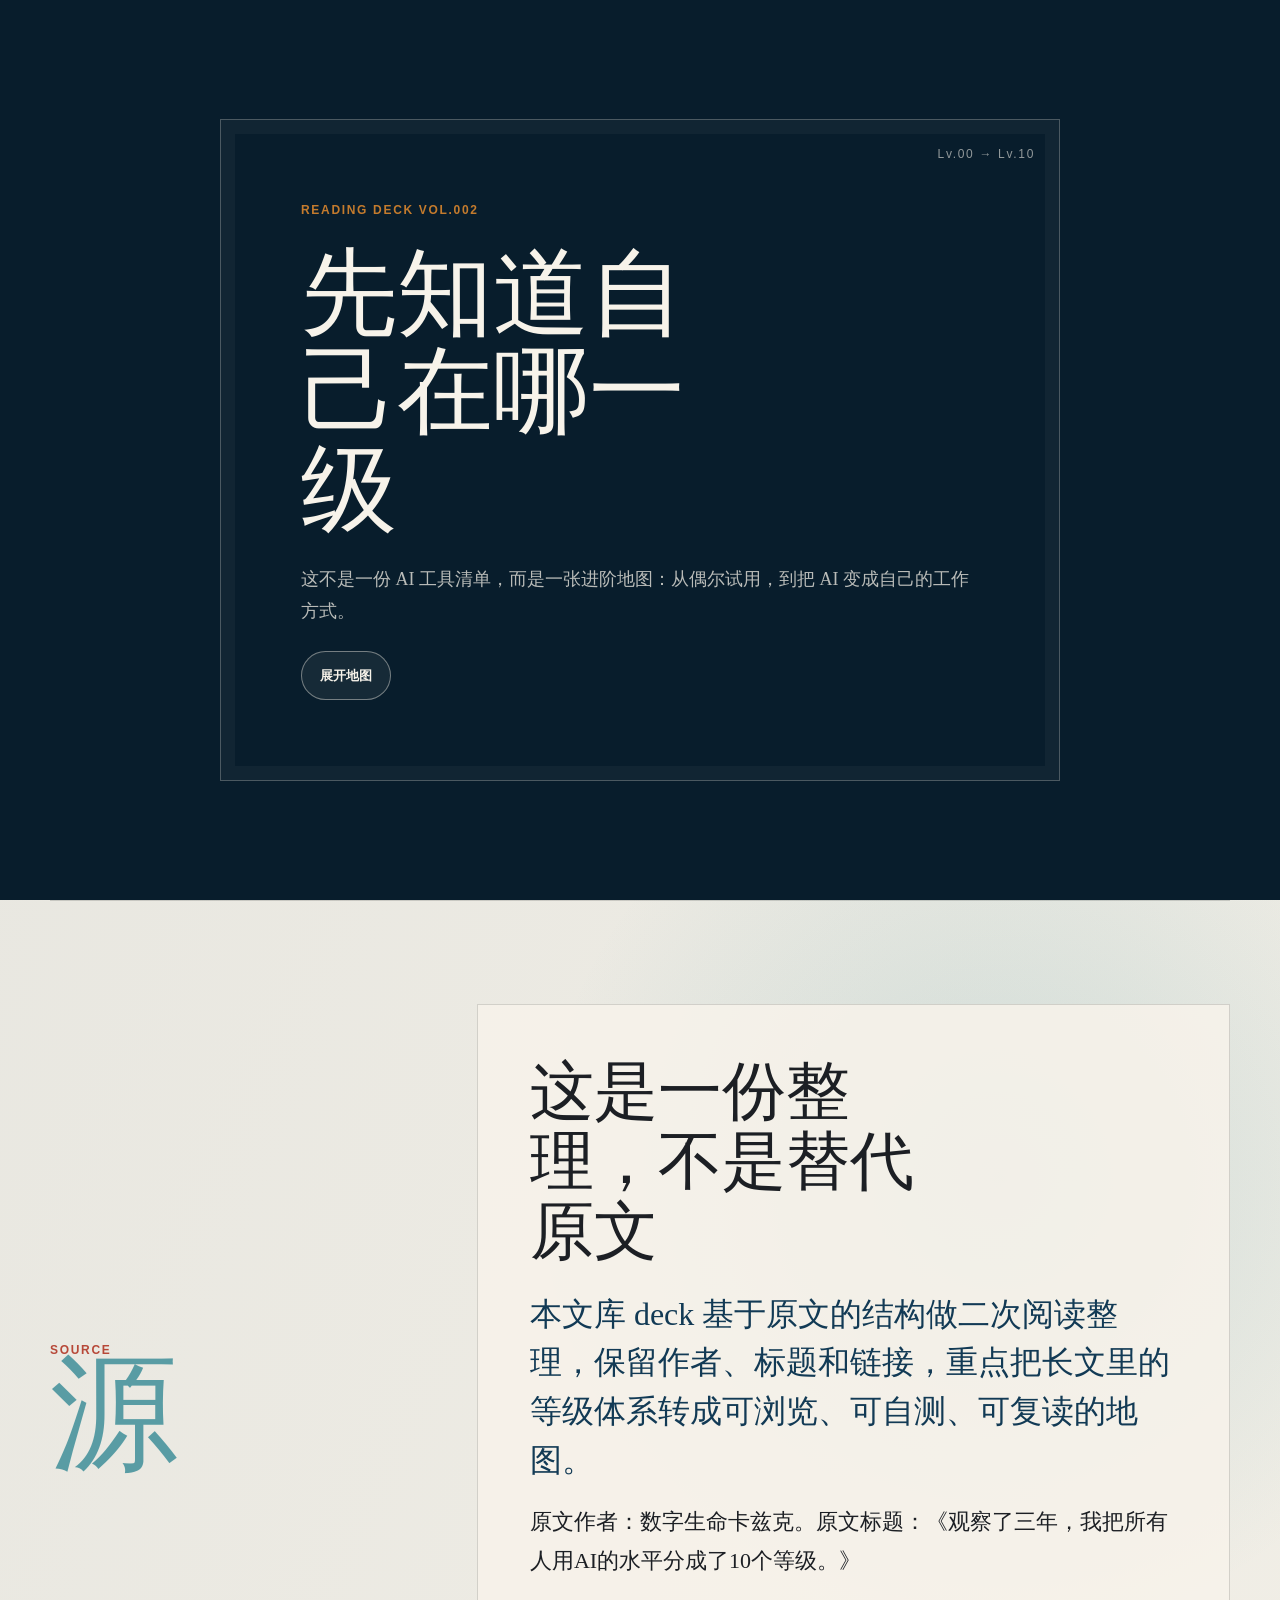
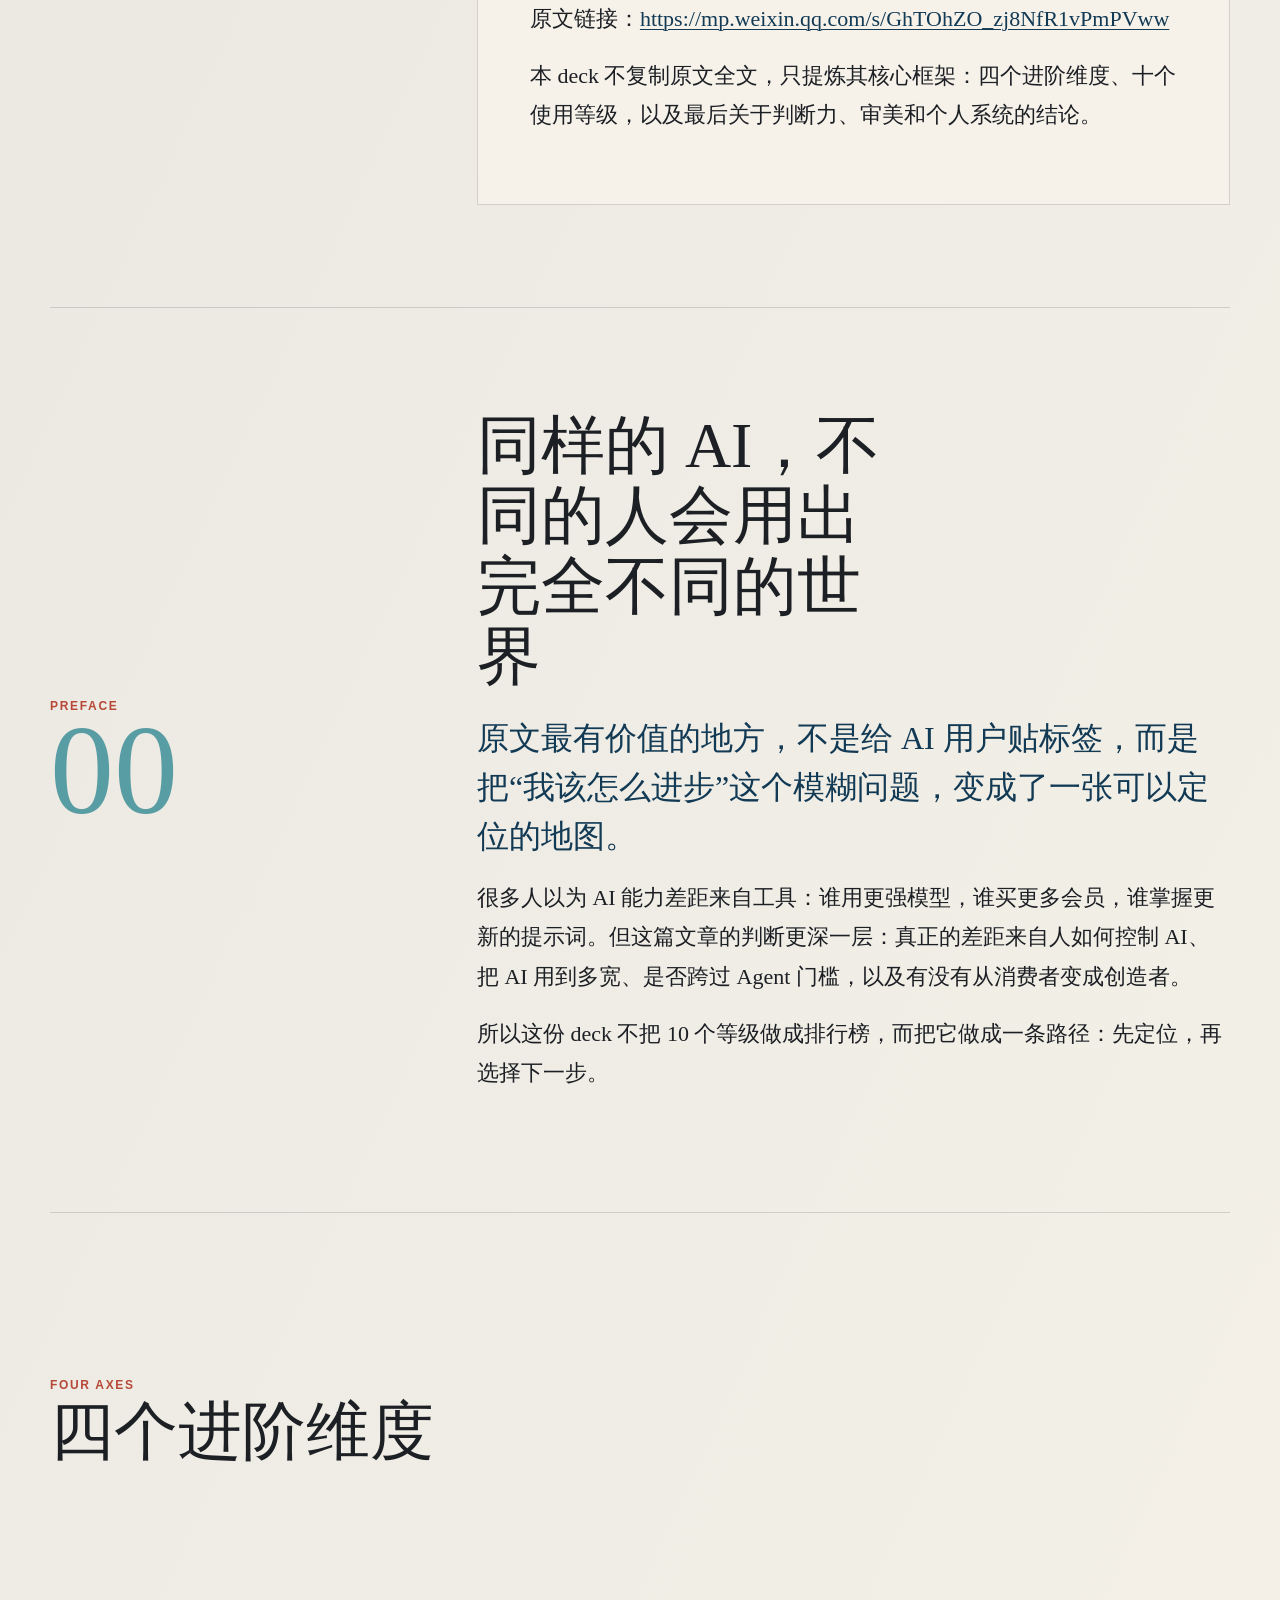
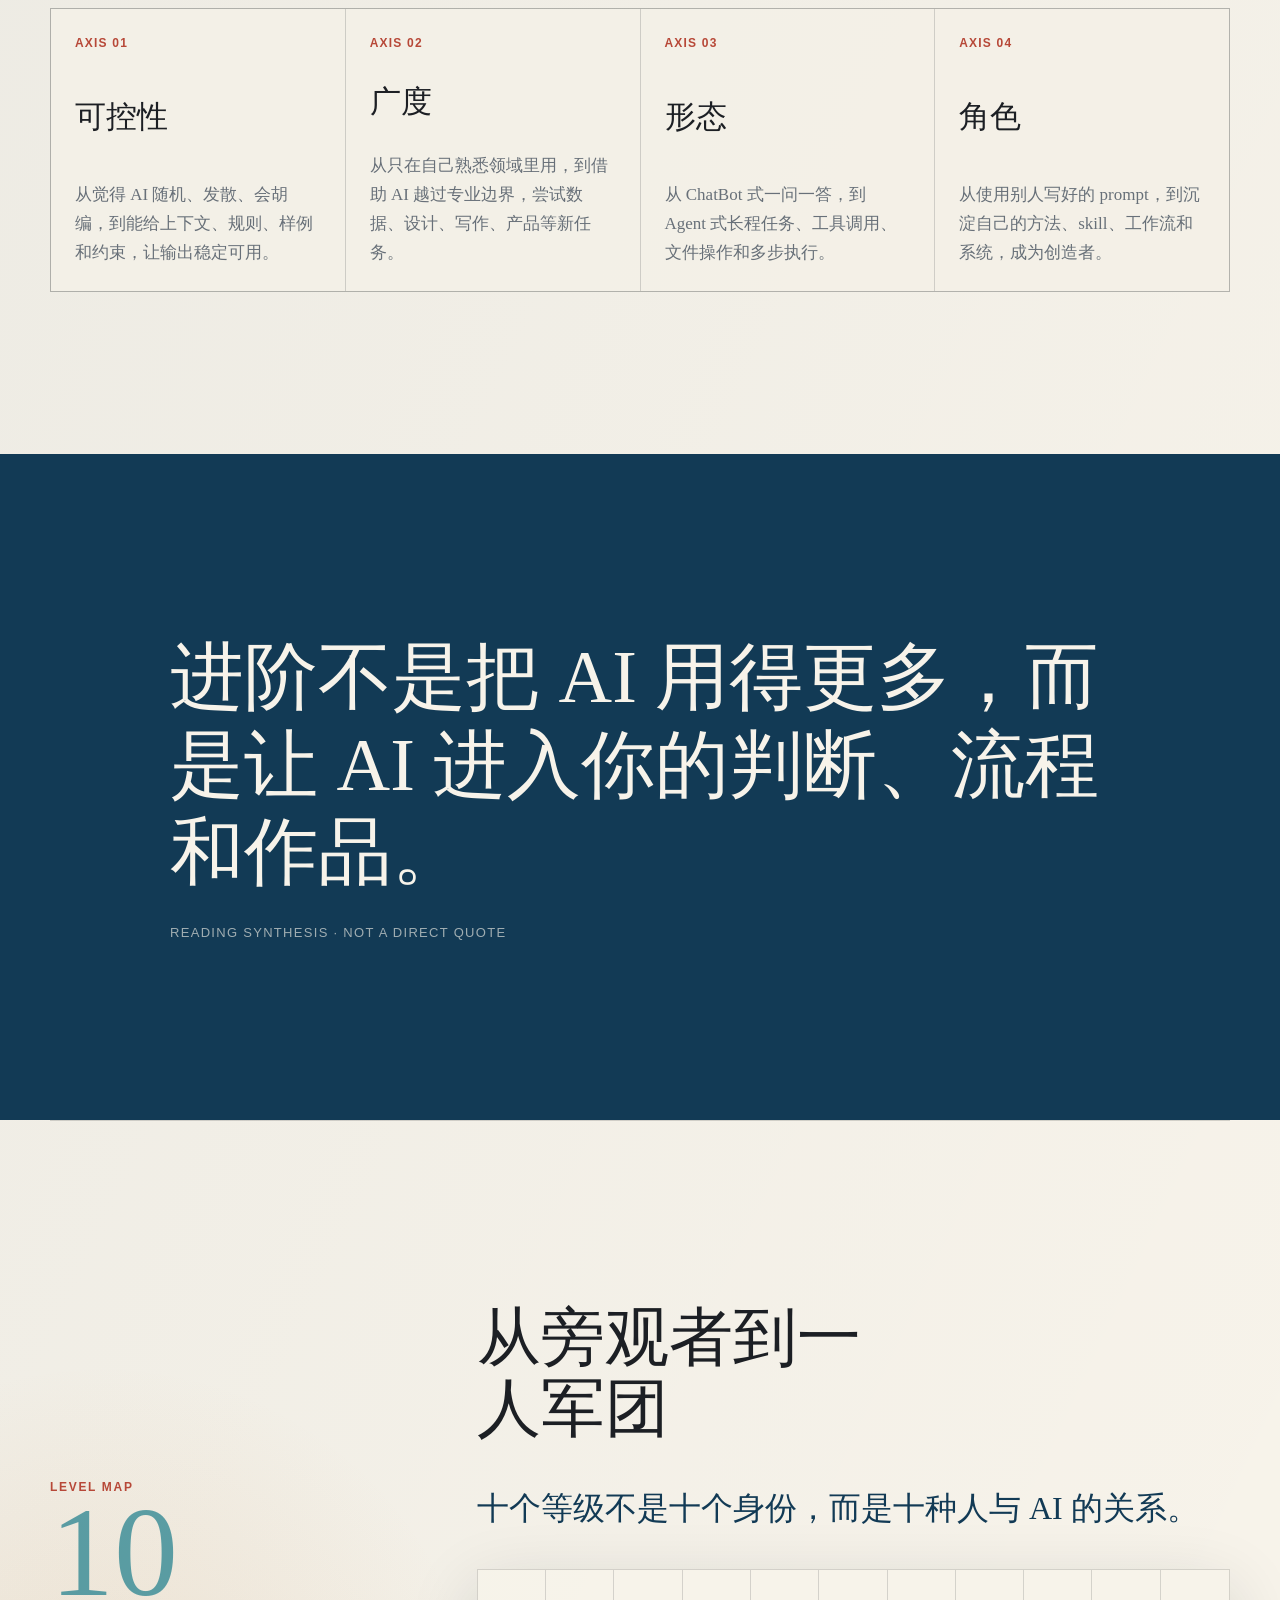
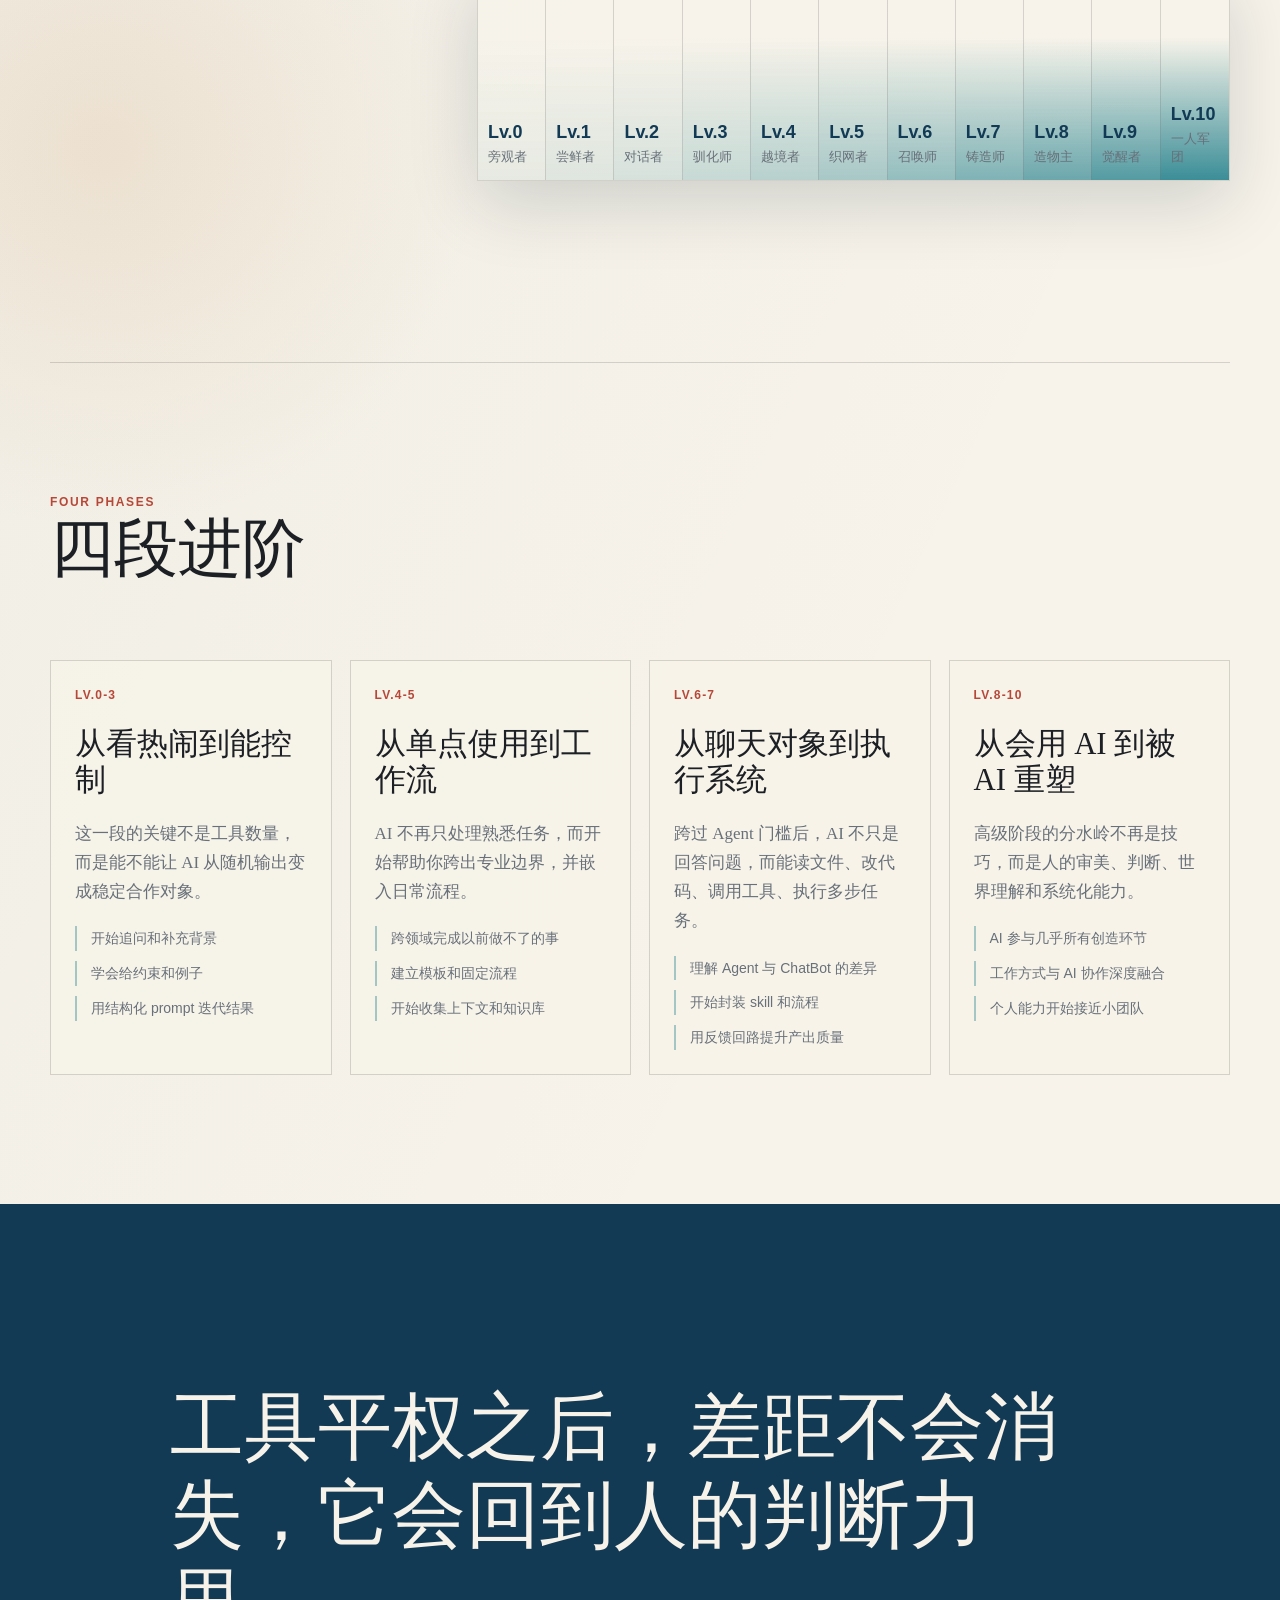
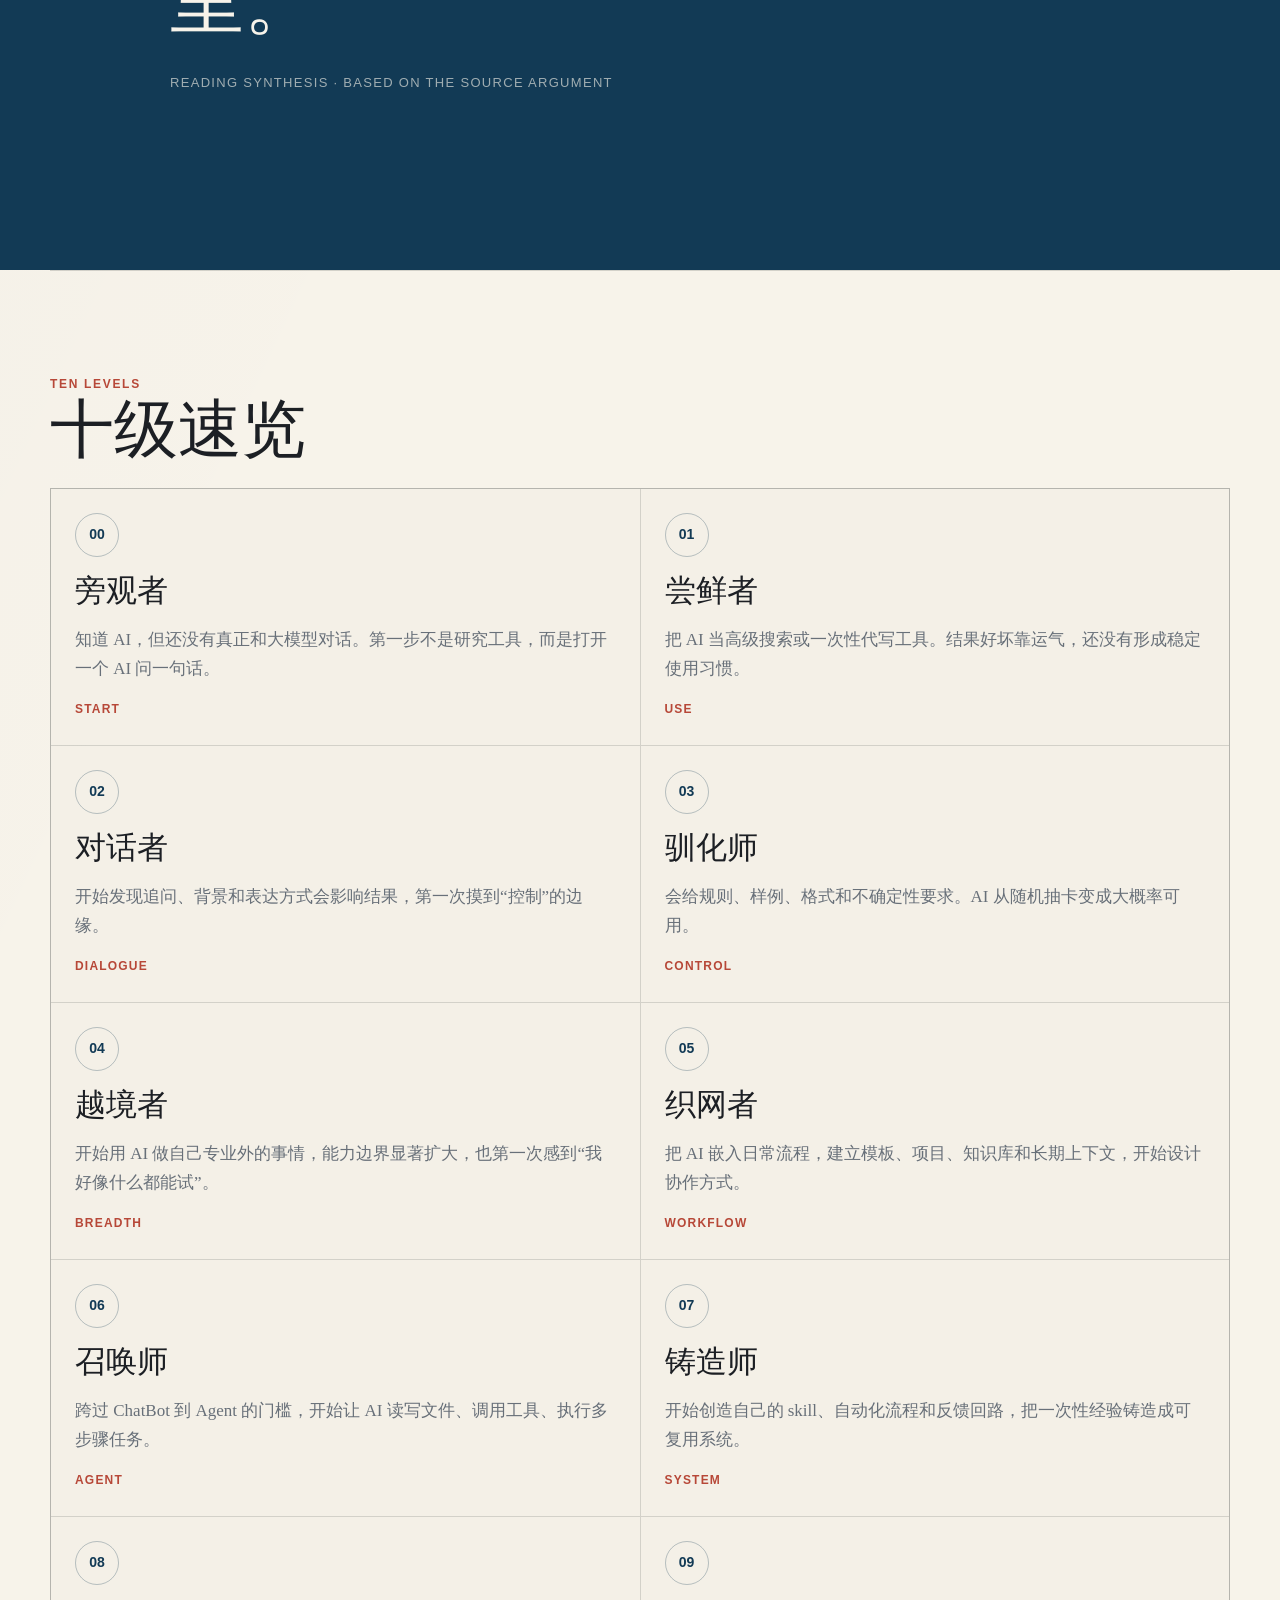
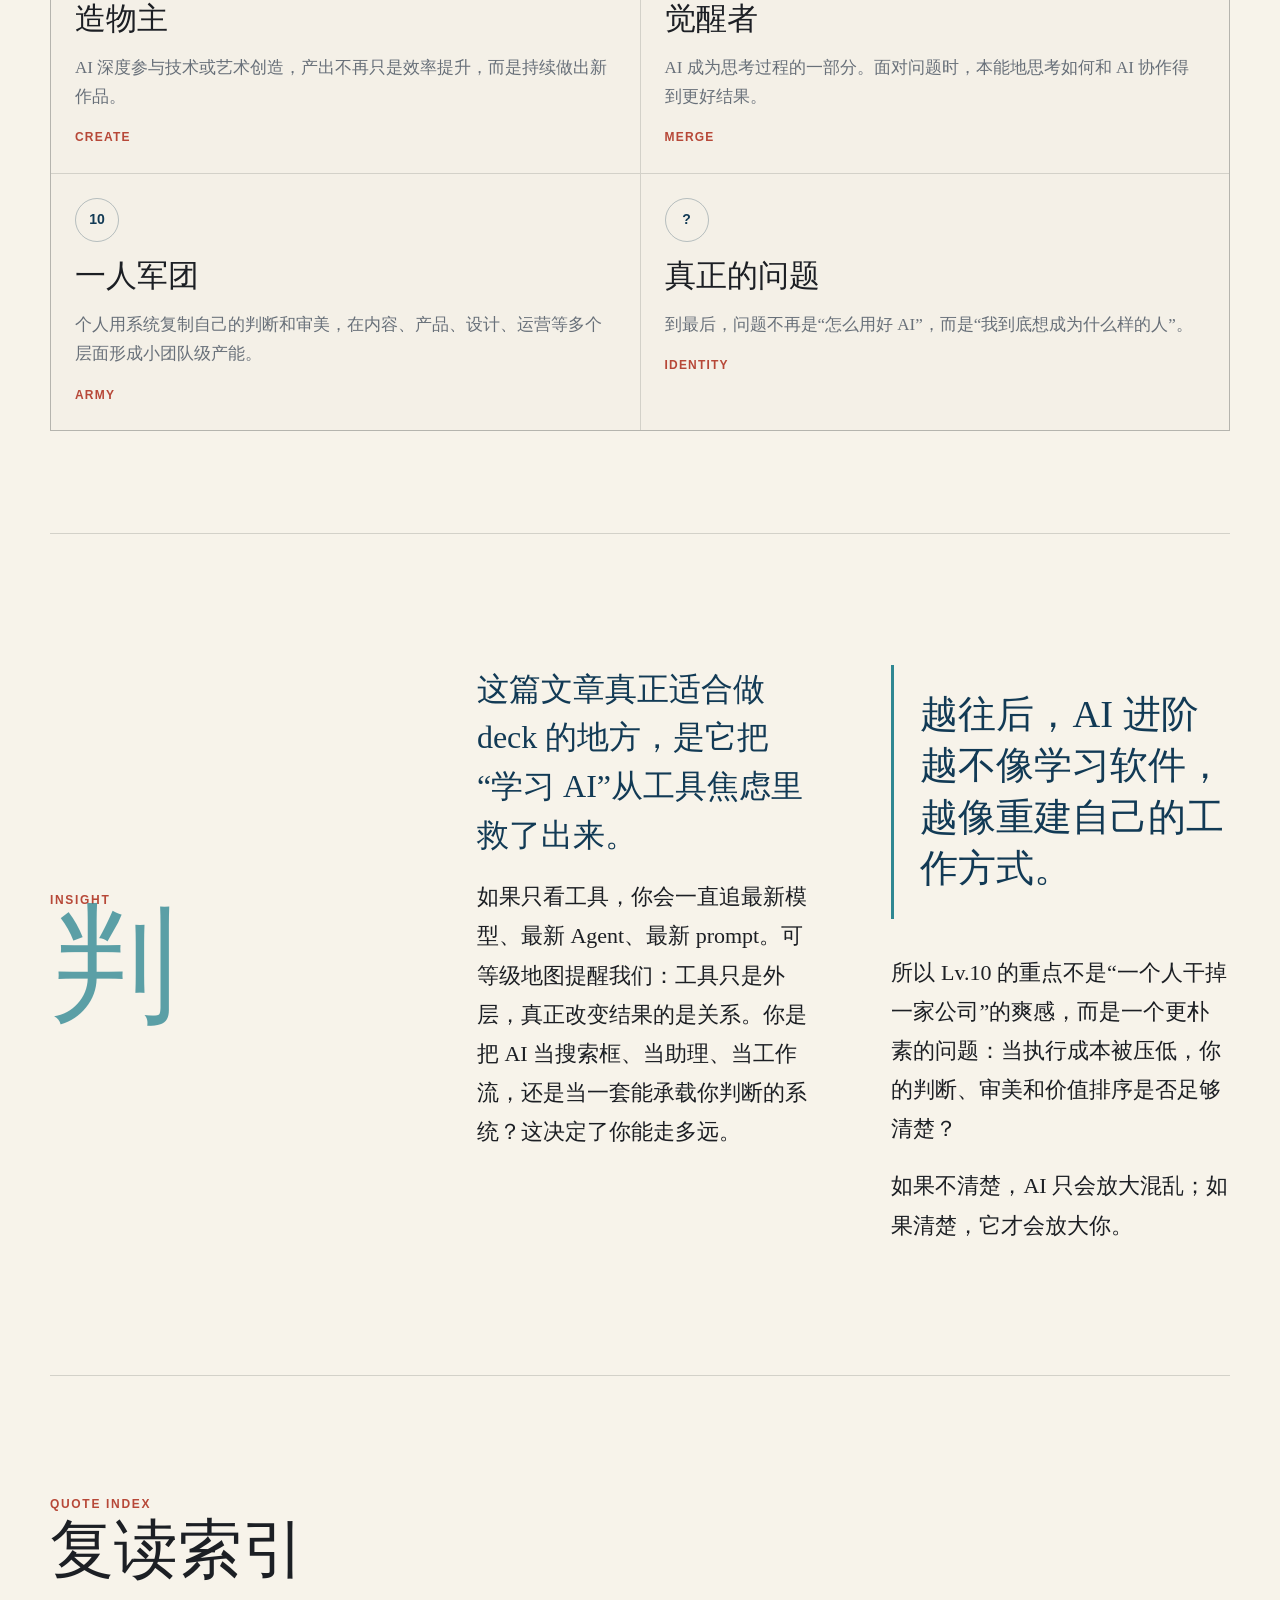
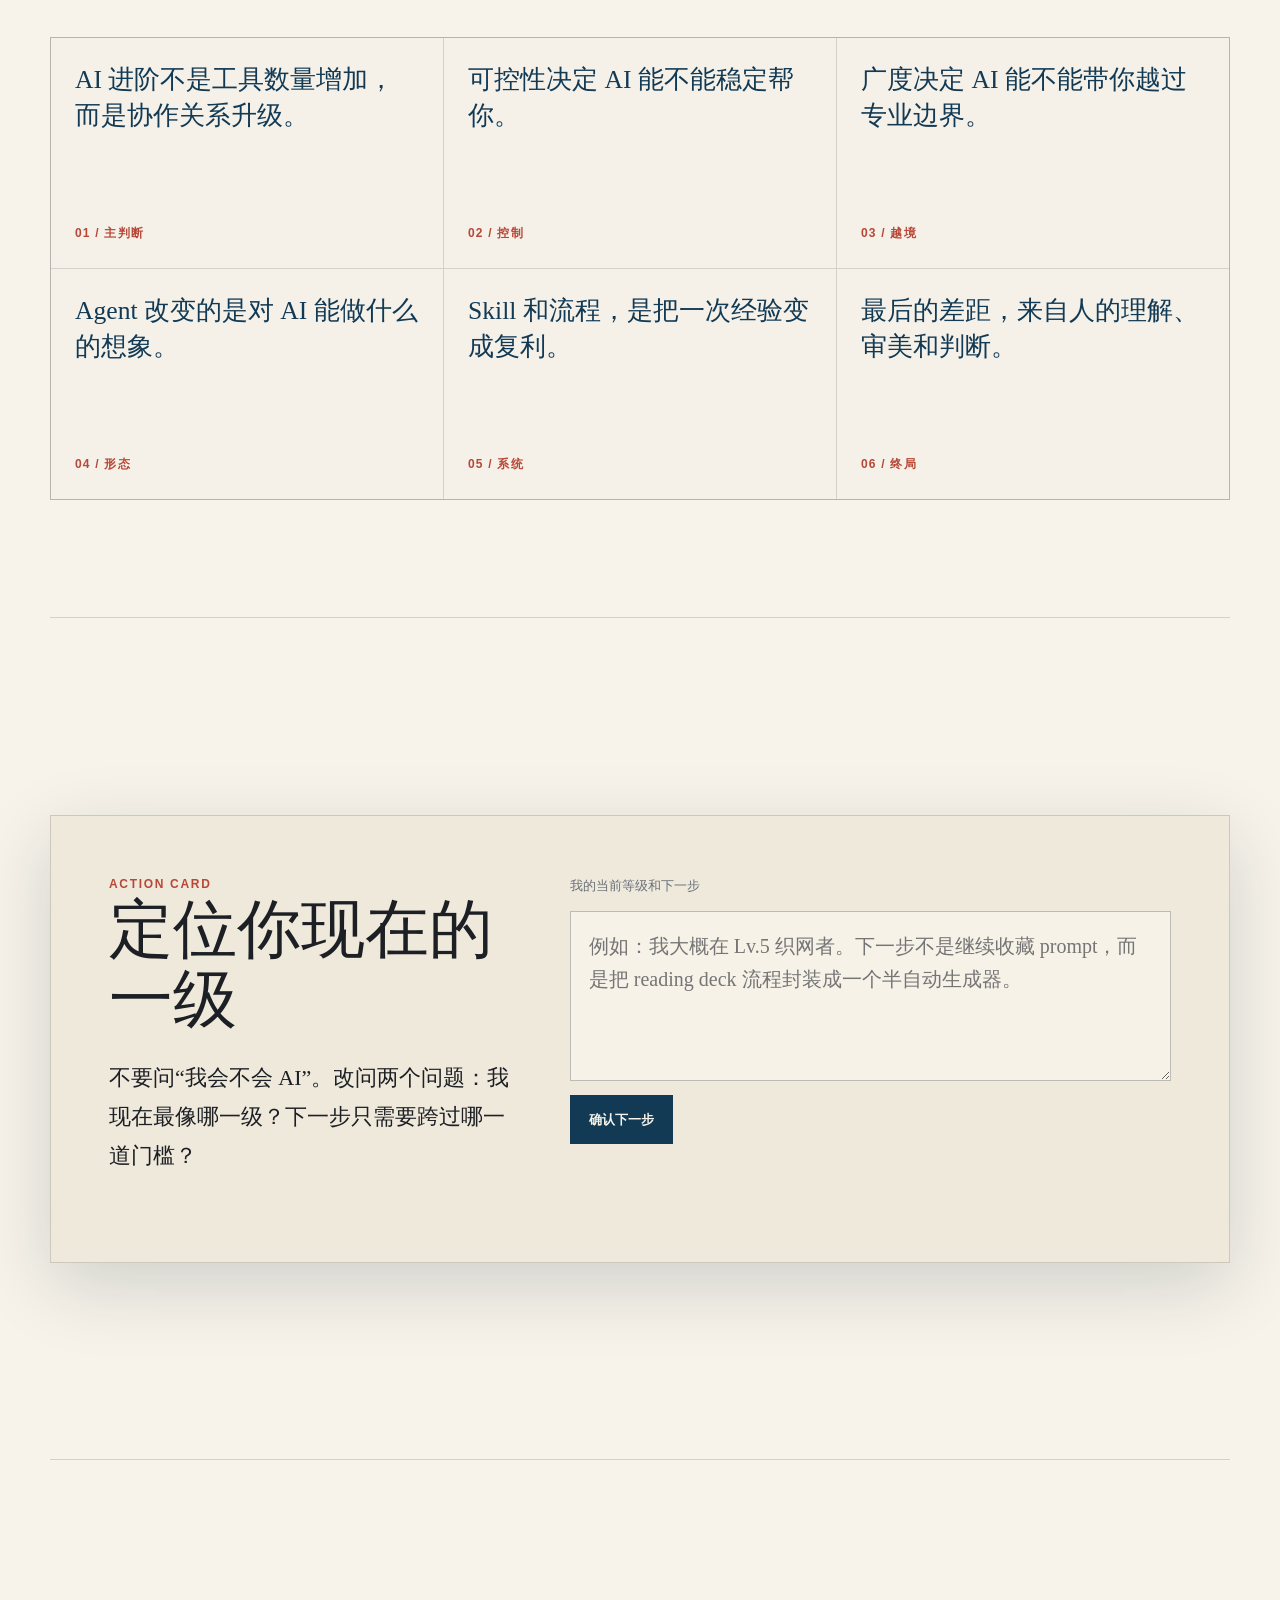
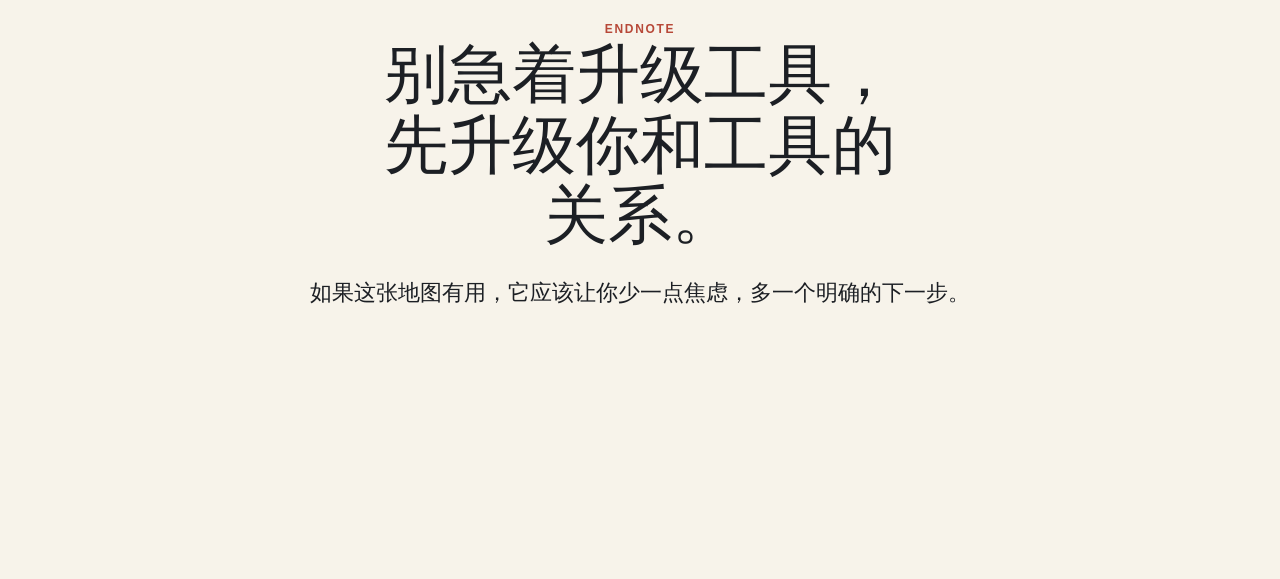
<file: assets/reading-deck-levels.html>
<!doctype html>
<html lang="zh-CN">
<head>
  <meta charset="utf-8">
  <meta name="viewport" content="width=device-width, initial-scale=1">
  <title>AI 使用熟练度的十级地图 · Reading Deck Vol.002</title>
  <style>
    :root {
      --paper: #f7f3ea;
      --paper-2: #e9dfcf;
      --ink: #1c1f24;
      --muted: #687079;
      --blue: #123a55;
      --blue-2: #081d2c;
      --cyan: #2f8792;
      --amber: #c47b2d;
      --red: #b74838;
      --line: rgba(28, 31, 36, 0.16);
      --shadow: 0 22px 70px rgba(8, 29, 44, 0.16);
      --serif: "Iowan Old Style", "Palatino Linotype", "Songti SC", "Noto Serif CJK SC", Georgia, serif;
      --sans: "Avenir Next", "Gill Sans", "Microsoft YaHei", sans-serif;
    }

    * {
      box-sizing: border-box;
    }

    html {
      scroll-behavior: smooth;
    }

    body {
      margin: 0;
      color: var(--ink);
      background:
        radial-gradient(circle at 78% 10%, rgba(47, 135, 146, 0.16), transparent 29rem),
        radial-gradient(circle at 8% 42%, rgba(196, 123, 45, 0.12), transparent 24rem),
        linear-gradient(115deg, rgba(18, 58, 85, 0.07), transparent 52%),
        var(--paper);
      font-family: var(--serif);
      line-height: 1.78;
      letter-spacing: 0;
    }

    body::before {
      content: "";
      position: fixed;
      inset: 0;
      pointer-events: none;
      z-index: 1;
      opacity: 0.36;
      background:
        linear-gradient(rgba(28, 31, 36, 0.04) 1px, transparent 1px),
        linear-gradient(90deg, rgba(28, 31, 36, 0.026) 1px, transparent 1px);
      background-size: 40px 40px;
      mix-blend-mode: multiply;
    }

    a {
      color: inherit;
      text-decoration: none;
    }

    button,
    textarea {
      font: inherit;
    }

    .intro {
      position: fixed;
      inset: 0;
      z-index: 40;
      display: grid;
      place-items: center;
      padding: 24px;
      color: var(--paper);
      background:
        linear-gradient(rgba(8, 29, 44, 0.92), rgba(8, 29, 44, 0.92)),
        var(--blue-2);
      transition: opacity 640ms ease, visibility 640ms ease;
    }

    .intro.is-hidden {
      opacity: 0;
      visibility: hidden;
    }

    .intro-frame {
      width: min(840px, 100%);
      min-height: 470px;
      padding: clamp(32px, 7vw, 80px);
      border: 1px solid rgba(247, 243, 234, 0.28);
      display: grid;
      gap: 24px;
      align-content: center;
      position: relative;
      box-shadow: inset 0 0 0 14px rgba(247, 243, 234, 0.035);
    }

    .intro-frame::before {
      content: "Lv.00 → Lv.10";
      position: absolute;
      right: 24px;
      top: 24px;
      font-family: var(--sans);
      color: rgba(247, 243, 234, 0.58);
      font-size: 12px;
      letter-spacing: 0.14em;
    }

    .kicker,
    .eyebrow {
      font-family: var(--sans);
      text-transform: uppercase;
      font-size: 12px;
      font-weight: 800;
      letter-spacing: 0.14em;
      color: var(--red);
    }

    .intro .kicker {
      color: var(--amber);
    }

    .intro h1 {
      margin: 0;
      max-width: 9.5ch;
      font-size: clamp(46px, 8vw, 96px);
      line-height: 1.02;
      font-weight: 500;
      letter-spacing: 0;
    }

    .intro p {
      margin: 0;
      max-width: 42rem;
      color: rgba(247, 243, 234, 0.74);
      font-size: 18px;
    }

    .enter-button,
    .seal-button {
      justify-self: start;
      border: 1px solid rgba(247, 243, 234, 0.42);
      border-radius: 999px;
      background: rgba(247, 243, 234, 0.06);
      color: var(--paper);
      padding: 12px 18px;
      cursor: pointer;
      font-family: var(--sans);
      font-size: 13px;
      font-weight: 800;
      transition: transform 180ms ease, border-color 180ms ease, background 180ms ease;
    }

    .enter-button:hover,
    .seal-button:hover {
      transform: translateY(-1px);
      border-color: rgba(196, 123, 45, 0.78);
      background: rgba(196, 123, 45, 0.18);
    }

    .deck {
      position: relative;
      z-index: 2;
    }

    .topbar {
      position: sticky;
      top: 0;
      z-index: 20;
      display: grid;
      grid-template-columns: auto 1fr auto;
      align-items: center;
      gap: 18px;
      min-height: 58px;
      padding: 10px clamp(16px, 4vw, 42px);
      background: rgba(247, 243, 234, 0.9);
      border-bottom: 1px solid var(--line);
      backdrop-filter: blur(16px);
      font-family: var(--sans);
      font-size: 13px;
    }

    .progress-track {
      height: 2px;
      background: rgba(28, 31, 36, 0.14);
      overflow: hidden;
    }

    .progress-fill {
      display: block;
      width: 0;
      height: 100%;
      background: var(--cyan);
    }

    .nav-links {
      display: flex;
      gap: 10px;
      align-items: center;
    }

    .nav-links a {
      min-width: 38px;
      padding: 6px 10px;
      border: 1px solid var(--line);
      background: rgba(247, 243, 234, 0.58);
      text-align: center;
    }

    main {
      padding-bottom: 10vh;
    }

    .spread {
      width: min(1180px, calc(100% - 36px));
      min-height: min(860px, calc(100vh - 58px));
      margin: 0 auto;
      padding: clamp(42px, 8vw, 108px) 0;
      display: grid;
      align-items: center;
    }

    .cover {
      grid-template-columns: minmax(0, 1.08fr) minmax(280px, 0.72fr);
      gap: clamp(28px, 6vw, 82px);
    }

    .cover-title {
      margin: 0;
      max-width: 9.8ch;
      font-size: clamp(54px, 8.2vw, 116px);
      line-height: 1;
      font-weight: 500;
      letter-spacing: 0;
    }

    .cover-subtitle {
      max-width: 43rem;
      margin: 32px 0 0;
      color: var(--muted);
      font-size: clamp(18px, 2vw, 23px);
      line-height: 1.74;
    }

    .source-card {
      align-self: stretch;
      padding-left: clamp(24px, 4vw, 46px);
      border-left: 1px solid var(--line);
      display: grid;
      align-content: space-between;
      gap: 28px;
    }

    .level-orbit {
      position: relative;
      aspect-ratio: 1 / 1.05;
      border: 1px solid var(--line);
      background:
        radial-gradient(circle at center, transparent 0 26%, rgba(47, 135, 146, 0.22) 27% 28%, transparent 29% 48%, rgba(196, 123, 45, 0.28) 49% 50%, transparent 51%),
        conic-gradient(from -30deg, rgba(18, 58, 85, 0.16), transparent 20%, rgba(183, 72, 56, 0.2), transparent 58%, rgba(47, 135, 146, 0.18), rgba(18, 58, 85, 0.16));
      box-shadow: var(--shadow);
      overflow: hidden;
    }

    .level-orbit::before {
      content: "";
      position: absolute;
      inset: 12%;
      border: 1px dashed rgba(28, 31, 36, 0.22);
      border-radius: 50%;
    }

    .level-orbit::after {
      content: "10";
      position: absolute;
      inset: 0;
      display: grid;
      place-items: center;
      color: var(--blue);
      font-size: clamp(82px, 12vw, 140px);
      line-height: 1;
    }

    .meta-list {
      list-style: none;
      margin: 0;
      padding: 0;
      display: grid;
      gap: 13px;
      font-family: var(--sans);
      font-size: 13px;
      color: var(--muted);
    }

    .meta-list strong {
      display: block;
      color: var(--ink);
      font-family: var(--serif);
      font-size: 18px;
      font-weight: 500;
    }

    .source-link {
      color: var(--blue);
      text-decoration: underline;
      text-decoration-thickness: 1px;
      text-underline-offset: 3px;
      overflow-wrap: anywhere;
    }

    .section {
      border-top: 1px solid var(--line);
    }

    .section-grid {
      grid-template-columns: minmax(180px, 0.45fr) minmax(0, 1fr);
      gap: clamp(30px, 7vw, 88px);
    }

    .section-number {
      font-size: clamp(64px, 10vw, 130px);
      line-height: 0.84;
      color: rgba(47, 135, 146, 0.78);
      font-weight: 400;
    }

    .section h2 {
      max-width: 13ch;
      margin: 0 0 22px;
      font-size: clamp(34px, 5vw, 72px);
      line-height: 1.1;
      font-weight: 500;
    }

    .section p {
      max-width: 49rem;
      margin: 0 0 18px;
      font-size: clamp(18px, 1.8vw, 22px);
    }

    .lead {
      color: var(--blue);
      font-size: clamp(22px, 2.5vw, 34px) !important;
      line-height: 1.52 !important;
    }

    .axis-grid {
      display: grid;
      grid-template-columns: repeat(4, 1fr);
      gap: 1px;
      border: 1px solid var(--line);
      background: var(--line);
    }

    .axis-card {
      min-height: 250px;
      padding: 24px;
      background: rgba(247, 243, 234, 0.92);
      display: grid;
      align-content: space-between;
      gap: 30px;
    }

    .axis-card h3,
    .phase-card h3,
    .level-card h3 {
      margin: 0;
      font-size: clamp(24px, 2.4vw, 38px);
      line-height: 1.18;
      font-weight: 500;
    }

    .axis-card p,
    .phase-card p,
    .level-card p {
      margin: 0;
      color: var(--muted);
      font-size: 17px;
      line-height: 1.72;
    }

    .axis-card span,
    .phase-card span,
    .level-card span,
    .quote-card span {
      font-family: var(--sans);
      color: var(--red);
      font-size: 12px;
      font-weight: 800;
      text-transform: uppercase;
      letter-spacing: 0.1em;
    }

    .map-shell {
      display: grid;
      gap: 18px;
    }

    .level-map {
      display: grid;
      grid-template-columns: repeat(11, 1fr);
      min-height: 210px;
      border: 1px solid var(--line);
      background: rgba(247, 243, 234, 0.76);
      box-shadow: var(--shadow);
      overflow: hidden;
    }

    .level-step {
      display: grid;
      align-content: end;
      min-height: 210px;
      padding: 14px 10px;
      border-right: 1px solid var(--line);
      background: linear-gradient(to top, rgba(47, 135, 146, var(--lift)), transparent 68%);
    }

    .level-step:last-child {
      border-right: 0;
    }

    .level-step strong {
      display: block;
      font-family: var(--sans);
      color: var(--blue);
      font-size: 18px;
    }

    .level-step span {
      font-size: 13px;
      color: var(--muted);
      line-height: 1.35;
    }

    .phase-grid {
      display: grid;
      grid-template-columns: repeat(4, 1fr);
      gap: 18px;
    }

    .phase-card {
      min-height: 310px;
      padding: 24px;
      border: 1px solid var(--line);
      background: rgba(247, 243, 234, 0.82);
      display: grid;
      gap: 20px;
      align-content: start;
    }

    .phase-card ul {
      margin: 0;
      padding: 0;
      list-style: none;
      display: grid;
      gap: 10px;
      font-family: var(--sans);
      color: var(--muted);
      font-size: 14px;
    }

    .phase-card li {
      padding-left: 14px;
      border-left: 2px solid rgba(47, 135, 146, 0.42);
    }

    .quote-band {
      min-height: 74vh;
      padding: clamp(48px, 9vw, 108px) 18px;
      background: var(--blue);
      color: var(--paper);
      display: grid;
      place-items: center;
    }

    .quote-band blockquote {
      width: min(940px, 100%);
      margin: 0;
      font-size: clamp(36px, 5.8vw, 82px);
      line-height: 1.18;
      font-weight: 500;
    }

    .quote-band cite {
      display: block;
      margin-top: 28px;
      color: rgba(247, 243, 234, 0.62);
      font-family: var(--sans);
      font-size: 13px;
      font-style: normal;
      text-transform: uppercase;
      letter-spacing: 0.1em;
    }

    .level-grid {
      display: grid;
      grid-template-columns: repeat(2, 1fr);
      gap: 1px;
      border: 1px solid var(--line);
      background: var(--line);
    }

    .level-card {
      min-height: 210px;
      padding: 24px;
      background: rgba(247, 243, 234, 0.93);
      display: grid;
      gap: 16px;
      align-content: start;
    }

    .level-card strong {
      display: inline-grid;
      place-items: center;
      width: 44px;
      height: 44px;
      border: 1px solid rgba(18, 58, 85, 0.28);
      color: var(--blue);
      font-family: var(--sans);
      font-size: 14px;
      border-radius: 50%;
    }

    .body-copy {
      columns: 2 330px;
      column-gap: clamp(36px, 6vw, 76px);
    }

    .body-copy p {
      break-inside: avoid;
    }

    .pull {
      margin: 34px 0;
      padding: 24px 0 24px 26px;
      border-left: 3px solid var(--cyan);
      color: var(--blue);
      font-size: clamp(24px, 3vw, 39px);
      line-height: 1.34;
      break-inside: avoid;
    }

    .quote-index {
      display: grid;
      grid-template-columns: repeat(3, 1fr);
      gap: 1px;
      border: 1px solid var(--line);
      background: var(--line);
    }

    .quote-card {
      min-height: 230px;
      padding: 24px;
      background: rgba(247, 243, 234, 0.94);
      display: grid;
      align-content: space-between;
      gap: 28px;
    }

    .quote-card p {
      margin: 0;
      color: var(--blue);
      font-size: clamp(21px, 2vw, 30px);
      line-height: 1.42;
    }

    .action-panel {
      display: grid;
      grid-template-columns: 0.8fr 1.2fr;
      gap: clamp(26px, 5vw, 60px);
      padding: clamp(28px, 5vw, 58px);
      border: 1px solid var(--line);
      background: rgba(233, 223, 207, 0.54);
      box-shadow: var(--shadow);
    }

    .action-panel h2 {
      margin-top: 0;
    }

    .commitment {
      display: grid;
      gap: 14px;
      align-content: start;
    }

    .commitment label {
      color: var(--muted);
      font-family: var(--sans);
      font-size: 13px;
    }

    textarea {
      width: 100%;
      min-height: 170px;
      padding: 18px;
      resize: vertical;
      border: 1px solid rgba(28, 31, 36, 0.26);
      background: rgba(247, 243, 234, 0.88);
      color: var(--ink);
      font-family: var(--serif);
      font-size: 20px;
      line-height: 1.68;
    }

    .seal-button {
      border-color: var(--blue);
      background: var(--blue);
      border-radius: 0;
    }

    .seal-note {
      min-height: 28px;
      margin: 0;
      color: var(--blue);
      font-family: var(--sans);
      font-size: 13px;
    }

    .source-section {
      min-height: 60vh;
    }

    .source-box {
      padding: clamp(26px, 5vw, 52px);
      border: 1px solid var(--line);
      background: rgba(247, 243, 234, 0.86);
    }

    .source-box p {
      max-width: 60rem;
    }

    .closing {
      min-height: 70vh;
      text-align: center;
    }

    .closing h2 {
      max-width: 16ch;
      margin-left: auto;
      margin-right: auto;
    }

    .closing p {
      margin-left: auto;
      margin-right: auto;
    }

    .reveal {
      opacity: 0;
      transform: translateY(26px);
      transition: opacity 800ms ease, transform 800ms ease;
    }

    .reveal.is-visible {
      opacity: 1;
      transform: translateY(0);
    }

    button:focus-visible,
    textarea:focus,
    a:focus-visible {
      outline: 3px solid rgba(47, 135, 146, 0.36);
      outline-offset: 3px;
    }

    @media (max-width: 920px) {
      .topbar {
        grid-template-columns: 1fr auto;
      }

      .progress-track {
        grid-column: 1 / -1;
        grid-row: 2;
      }

      .nav-links {
        max-width: 52vw;
        overflow: auto;
      }

      .cover,
      .section-grid,
      .action-panel {
        grid-template-columns: 1fr;
      }

      .source-card {
        padding-left: 0;
        padding-top: 24px;
        border-left: 0;
        border-top: 1px solid var(--line);
      }

      .axis-grid,
      .phase-grid,
      .quote-index {
        grid-template-columns: 1fr 1fr;
      }

      .level-map {
        grid-template-columns: repeat(6, 1fr);
      }

      .level-step {
        min-height: 160px;
      }
    }

    @media (max-width: 600px) {
      .spread {
        width: min(100% - 28px, 1180px);
        padding: 48px 0;
      }

      .intro-frame {
        min-height: 520px;
      }

      .cover-title {
        font-size: clamp(46px, 16vw, 72px);
      }

      .section-number {
        font-size: 64px;
      }

      .axis-grid,
      .phase-grid,
      .level-grid,
      .quote-index {
        grid-template-columns: 1fr;
      }

      .level-map {
        grid-template-columns: repeat(2, 1fr);
      }

      .body-copy {
        columns: 1;
      }

      .quote-band blockquote {
        font-size: clamp(32px, 11vw, 54px);
      }
    }

    @media (prefers-reduced-motion: reduce) {
      html {
        scroll-behavior: auto;
      }

      *,
      *::before,
      *::after {
        animation-duration: 1ms !important;
        transition-duration: 1ms !important;
      }
    }
  </style>
</head>
<body>
  <div class="intro" id="intro" aria-label="开场">
    <div class="intro-frame">
      <div class="kicker">Reading Deck Vol.002</div>
      <h1>先知道自己在哪一级</h1>
      <p>这不是一份 AI 工具清单，而是一张进阶地图：从偶尔试用，到把 AI 变成自己的工作方式。</p>
      <button class="enter-button" id="enterButton" type="button" aria-label="进入阅读">展开地图</button>
    </div>
  </div>

  <div class="deck">
    <header class="topbar">
      <a href="#cover" aria-label="返回封面">Vol.002 · AI Level Map</a>
      <div class="progress-track" aria-hidden="true"><span class="progress-fill" id="progressFill"></span></div>
      <nav class="nav-links" aria-label="章节导航">
        <a href="#source">来源</a>
        <a href="#axes">四轴</a>
        <a href="#map">地图</a>
        <a href="#phases">阶段</a>
        <a href="#levels">十级</a>
        <a href="#action">行动</a>
      </nav>
    </header>

    <main>
      <section class="spread cover" id="cover">
        <div class="reveal">
          <div class="kicker">文库式交互阅读 deck</div>
          <h1 class="cover-title">AI 使用熟练度的十级地图</h1>
          <p class="cover-subtitle">基于「数字生命卡兹克」的原文整理：AI 进阶不是学会更多技巧，而是沿着可控性、广度、形态和角色四条轴，把自己从使用者推向创造者。</p>
        </div>
        <aside class="source-card reveal" aria-label="来源和出版信息">
          <div class="level-orbit" role="img" aria-label="由同心圆和数字 10 构成的等级地图视觉"></div>
          <ul class="meta-list">
            <li><strong>阅读时长</strong>7-10 分钟</li>
            <li><strong>原作者</strong>数字生命卡兹克</li>
            <li><strong>原文</strong><a class="source-link" href="https://mp.weixin.qq.com/s/GhTOhZO_zj8NfR1vPmPVww" target="_blank" rel="noopener">观察了三年，我把所有人用AI的水平分成了10个等级。</a></li>
          </ul>
        </aside>
      </section>

      <section class="spread section section-grid" id="source">
        <div class="reveal">
          <div class="eyebrow">Source</div>
          <div class="section-number">源</div>
        </div>
        <div class="source-box reveal">
          <h2>这是一份整理，不是替代原文</h2>
          <p class="lead">本文库 deck 基于原文的结构做二次阅读整理，保留作者、标题和链接，重点把长文里的等级体系转成可浏览、可自测、可复读的地图。</p>
          <p>原文作者：数字生命卡兹克。原文标题：《观察了三年，我把所有人用AI的水平分成了10个等级。》</p>
          <p>原文链接：<a class="source-link" href="https://mp.weixin.qq.com/s/GhTOhZO_zj8NfR1vPmPVww" target="_blank" rel="noopener">https://mp.weixin.qq.com/s/GhTOhZO_zj8NfR1vPmPVww</a></p>
          <p>本 deck 不复制原文全文，只提炼其核心框架：四个进阶维度、十个使用等级，以及最后关于判断力、审美和个人系统的结论。</p>
        </div>
      </section>

      <section class="spread section section-grid" id="preface">
        <div class="reveal">
          <div class="eyebrow">Preface</div>
          <div class="section-number">00</div>
        </div>
        <div class="reveal">
          <h2>同样的 AI，不同的人会用出完全不同的世界</h2>
          <p class="lead">原文最有价值的地方，不是给 AI 用户贴标签，而是把“我该怎么进步”这个模糊问题，变成了一张可以定位的地图。</p>
          <p>很多人以为 AI 能力差距来自工具：谁用更强模型，谁买更多会员，谁掌握更新的提示词。但这篇文章的判断更深一层：真正的差距来自人如何控制 AI、把 AI 用到多宽、是否跨过 Agent 门槛，以及有没有从消费者变成创造者。</p>
          <p>所以这份 deck 不把 10 个等级做成排行榜，而把它做成一条路径：先定位，再选择下一步。</p>
        </div>
      </section>

      <section class="spread section" id="axes">
        <div class="reveal">
          <div class="eyebrow">Four Axes</div>
          <h2>四个进阶维度</h2>
        </div>
        <div class="axis-grid reveal">
          <article class="axis-card">
            <span>Axis 01</span>
            <h3>可控性</h3>
            <p>从觉得 AI 随机、发散、会胡编，到能给上下文、规则、样例和约束，让输出稳定可用。</p>
          </article>
          <article class="axis-card">
            <span>Axis 02</span>
            <h3>广度</h3>
            <p>从只在自己熟悉领域里用，到借助 AI 越过专业边界，尝试数据、设计、写作、产品等新任务。</p>
          </article>
          <article class="axis-card">
            <span>Axis 03</span>
            <h3>形态</h3>
            <p>从 ChatBot 式一问一答，到 Agent 式长程任务、工具调用、文件操作和多步执行。</p>
          </article>
          <article class="axis-card">
            <span>Axis 04</span>
            <h3>角色</h3>
            <p>从使用别人写好的 prompt，到沉淀自己的方法、skill、工作流和系统，成为创造者。</p>
          </article>
        </div>
      </section>

      <section class="quote-band" aria-label="核心引语">
        <blockquote class="reveal">
          进阶不是把 AI 用得更多，而是让 AI 进入你的判断、流程和作品。
          <cite>Reading Synthesis · Not a direct quote</cite>
        </blockquote>
      </section>

      <section class="spread section section-grid" id="map">
        <div class="reveal">
          <div class="eyebrow">Level Map</div>
          <div class="section-number">10</div>
        </div>
        <div class="map-shell reveal">
          <h2>从旁观者到一人军团</h2>
          <p class="lead">十个等级不是十个身份，而是十种人与 AI 的关系。</p>
          <div class="level-map" aria-label="AI 使用熟练度十级地图">
            <div class="level-step" style="--lift: 0.08"><strong>Lv.0</strong><span>旁观者</span></div>
            <div class="level-step" style="--lift: 0.12"><strong>Lv.1</strong><span>尝鲜者</span></div>
            <div class="level-step" style="--lift: 0.16"><strong>Lv.2</strong><span>对话者</span></div>
            <div class="level-step" style="--lift: 0.24"><strong>Lv.3</strong><span>驯化师</span></div>
            <div class="level-step" style="--lift: 0.32"><strong>Lv.4</strong><span>越境者</span></div>
            <div class="level-step" style="--lift: 0.40"><strong>Lv.5</strong><span>织网者</span></div>
            <div class="level-step" style="--lift: 0.50"><strong>Lv.6</strong><span>召唤师</span></div>
            <div class="level-step" style="--lift: 0.60"><strong>Lv.7</strong><span>铸造师</span></div>
            <div class="level-step" style="--lift: 0.70"><strong>Lv.8</strong><span>造物主</span></div>
            <div class="level-step" style="--lift: 0.82"><strong>Lv.9</strong><span>觉醒者</span></div>
            <div class="level-step" style="--lift: 0.94"><strong>Lv.10</strong><span>一人军团</span></div>
          </div>
        </div>
      </section>

      <section class="spread section" id="phases">
        <div class="reveal">
          <div class="eyebrow">Four Phases</div>
          <h2>四段进阶</h2>
        </div>
        <div class="phase-grid reveal">
          <article class="phase-card">
            <span>Lv.0-3</span>
            <h3>从看热闹到能控制</h3>
            <p>这一段的关键不是工具数量，而是能不能让 AI 从随机输出变成稳定合作对象。</p>
            <ul>
              <li>开始追问和补充背景</li>
              <li>学会给约束和例子</li>
              <li>用结构化 prompt 迭代结果</li>
            </ul>
          </article>
          <article class="phase-card">
            <span>Lv.4-5</span>
            <h3>从单点使用到工作流</h3>
            <p>AI 不再只处理熟悉任务，而开始帮助你跨出专业边界，并嵌入日常流程。</p>
            <ul>
              <li>跨领域完成以前做不了的事</li>
              <li>建立模板和固定流程</li>
              <li>开始收集上下文和知识库</li>
            </ul>
          </article>
          <article class="phase-card">
            <span>Lv.6-7</span>
            <h3>从聊天对象到执行系统</h3>
            <p>跨过 Agent 门槛后，AI 不只是回答问题，而能读文件、改代码、调用工具、执行多步任务。</p>
            <ul>
              <li>理解 Agent 与 ChatBot 的差异</li>
              <li>开始封装 skill 和流程</li>
              <li>用反馈回路提升产出质量</li>
            </ul>
          </article>
          <article class="phase-card">
            <span>Lv.8-10</span>
            <h3>从会用 AI 到被 AI 重塑</h3>
            <p>高级阶段的分水岭不再是技巧，而是人的审美、判断、世界理解和系统化能力。</p>
            <ul>
              <li>AI 参与几乎所有创造环节</li>
              <li>工作方式与 AI 协作深度融合</li>
              <li>个人能力开始接近小团队</li>
            </ul>
          </article>
        </div>
      </section>

      <section class="quote-band" aria-label="核心引语">
        <blockquote class="reveal">
          工具平权之后，差距不会消失，它会回到人的判断力里。
          <cite>Reading Synthesis · Based on the source argument</cite>
        </blockquote>
      </section>

      <section class="spread section" id="levels">
        <div class="reveal">
          <div class="eyebrow">Ten Levels</div>
          <h2>十级速览</h2>
        </div>
        <div class="level-grid reveal">
          <article class="level-card"><strong>00</strong><h3>旁观者</h3><p>知道 AI，但还没有真正和大模型对话。第一步不是研究工具，而是打开一个 AI 问一句话。</p><span>Start</span></article>
          <article class="level-card"><strong>01</strong><h3>尝鲜者</h3><p>把 AI 当高级搜索或一次性代写工具。结果好坏靠运气，还没有形成稳定使用习惯。</p><span>Use</span></article>
          <article class="level-card"><strong>02</strong><h3>对话者</h3><p>开始发现追问、背景和表达方式会影响结果，第一次摸到“控制”的边缘。</p><span>Dialogue</span></article>
          <article class="level-card"><strong>03</strong><h3>驯化师</h3><p>会给规则、样例、格式和不确定性要求。AI 从随机抽卡变成大概率可用。</p><span>Control</span></article>
          <article class="level-card"><strong>04</strong><h3>越境者</h3><p>开始用 AI 做自己专业外的事情，能力边界显著扩大，也第一次感到“我好像什么都能试”。</p><span>Breadth</span></article>
          <article class="level-card"><strong>05</strong><h3>织网者</h3><p>把 AI 嵌入日常流程，建立模板、项目、知识库和长期上下文，开始设计协作方式。</p><span>Workflow</span></article>
          <article class="level-card"><strong>06</strong><h3>召唤师</h3><p>跨过 ChatBot 到 Agent 的门槛，开始让 AI 读写文件、调用工具、执行多步骤任务。</p><span>Agent</span></article>
          <article class="level-card"><strong>07</strong><h3>铸造师</h3><p>开始创造自己的 skill、自动化流程和反馈回路，把一次性经验铸造成可复用系统。</p><span>System</span></article>
          <article class="level-card"><strong>08</strong><h3>造物主</h3><p>AI 深度参与技术或艺术创造，产出不再只是效率提升，而是持续做出新作品。</p><span>Create</span></article>
          <article class="level-card"><strong>09</strong><h3>觉醒者</h3><p>AI 成为思考过程的一部分。面对问题时，本能地思考如何和 AI 协作得到更好结果。</p><span>Merge</span></article>
          <article class="level-card"><strong>10</strong><h3>一人军团</h3><p>个人用系统复制自己的判断和审美，在内容、产品、设计、运营等多个层面形成小团队级产能。</p><span>Army</span></article>
          <article class="level-card"><strong>?</strong><h3>真正的问题</h3><p>到最后，问题不再是“怎么用好 AI”，而是“我到底想成为什么样的人”。</p><span>Identity</span></article>
        </div>
      </section>

      <section class="spread section section-grid" id="insight">
        <div class="reveal">
          <div class="eyebrow">Insight</div>
          <div class="section-number">判</div>
        </div>
        <article class="body-copy reveal">
          <p class="lead">这篇文章真正适合做 deck 的地方，是它把“学习 AI”从工具焦虑里救了出来。</p>
          <p>如果只看工具，你会一直追最新模型、最新 Agent、最新 prompt。可等级地图提醒我们：工具只是外层，真正改变结果的是关系。你是把 AI 当搜索框、当助理、当工作流，还是当一套能承载你判断的系统？这决定了你能走多远。</p>
          <div class="pull">越往后，AI 进阶越不像学习软件，越像重建自己的工作方式。</div>
          <p>所以 Lv.10 的重点不是“一个人干掉一家公司”的爽感，而是一个更朴素的问题：当执行成本被压低，你的判断、审美和价值排序是否足够清楚？</p>
          <p>如果不清楚，AI 只会放大混乱；如果清楚，它才会放大你。</p>
        </article>
      </section>

      <section class="spread section" id="quotes">
        <div class="reveal">
          <div class="eyebrow">Quote Index</div>
          <h2>复读索引</h2>
        </div>
        <div class="quote-index reveal">
          <article class="quote-card"><p>AI 进阶不是工具数量增加，而是协作关系升级。</p><span>01 / 主判断</span></article>
          <article class="quote-card"><p>可控性决定 AI 能不能稳定帮你。</p><span>02 / 控制</span></article>
          <article class="quote-card"><p>广度决定 AI 能不能带你越过专业边界。</p><span>03 / 越境</span></article>
          <article class="quote-card"><p>Agent 改变的是对 AI 能做什么的想象。</p><span>04 / 形态</span></article>
          <article class="quote-card"><p>Skill 和流程，是把一次经验变成复利。</p><span>05 / 系统</span></article>
          <article class="quote-card"><p>最后的差距，来自人的理解、审美和判断。</p><span>06 / 终局</span></article>
        </div>
      </section>

      <section class="spread section" id="action">
        <div class="action-panel reveal">
          <div>
            <div class="eyebrow">Action Card</div>
            <h2>定位你现在的一级</h2>
            <p>不要问“我会不会 AI”。改问两个问题：我现在最像哪一级？下一步只需要跨过哪一道门槛？</p>
          </div>
          <div class="commitment">
            <label for="commitText">我的当前等级和下一步</label>
            <textarea id="commitText" placeholder="例如：我大概在 Lv.5 织网者。下一步不是继续收藏 prompt，而是把 reading deck 流程封装成一个半自动生成器。"></textarea>
            <button class="seal-button" id="sealButton" type="button">确认下一步</button>
            <p class="seal-note" id="sealNote" aria-live="polite"></p>
          </div>
        </div>
      </section>

      <section class="spread section closing" id="closing">
        <div class="reveal">
          <div class="eyebrow">Endnote</div>
          <h2>别急着升级工具，先升级你和工具的关系。</h2>
          <p>如果这张地图有用，它应该让你少一点焦虑，多一个明确的下一步。</p>
        </div>
      </section>
    </main>
  </div>

  <script>
    const intro = document.querySelector("#intro");
    const enterButton = document.querySelector("#enterButton");
    const progressFill = document.querySelector("#progressFill");
    const sealButton = document.querySelector("#sealButton");
    const sealNote = document.querySelector("#sealNote");
    const commitText = document.querySelector("#commitText");

    const hideIntro = () => {
      intro.classList.add("is-hidden");
      window.setTimeout(() => intro.remove(), 700);
    };

    enterButton.addEventListener("click", hideIntro);

    const updateProgress = () => {
      const scrollable = document.documentElement.scrollHeight - window.innerHeight;
      const pct = scrollable > 0 ? (window.scrollY / scrollable) * 100 : 0;
      progressFill.style.width = `${Math.min(100, Math.max(0, pct))}%`;
    };

    const observer = new IntersectionObserver((entries) => {
      entries.forEach((entry) => {
        if (entry.isIntersecting) entry.target.classList.add("is-visible");
      });
    }, { threshold: 0.16 });

    document.querySelectorAll(".reveal").forEach((el) => observer.observe(el));
    window.addEventListener("scroll", updateProgress, { passive: true });
    window.addEventListener("resize", updateProgress);
    updateProgress();

    sealButton.addEventListener("click", () => {
      const text = commitText.value.trim();
      sealNote.textContent = text
        ? "已确认。现在不是泛泛学 AI，而是跨过下一道具体门槛。"
        : "先写出当前等级和下一步，再确认。";
    });
  </script>
</body>
</html>
</file>
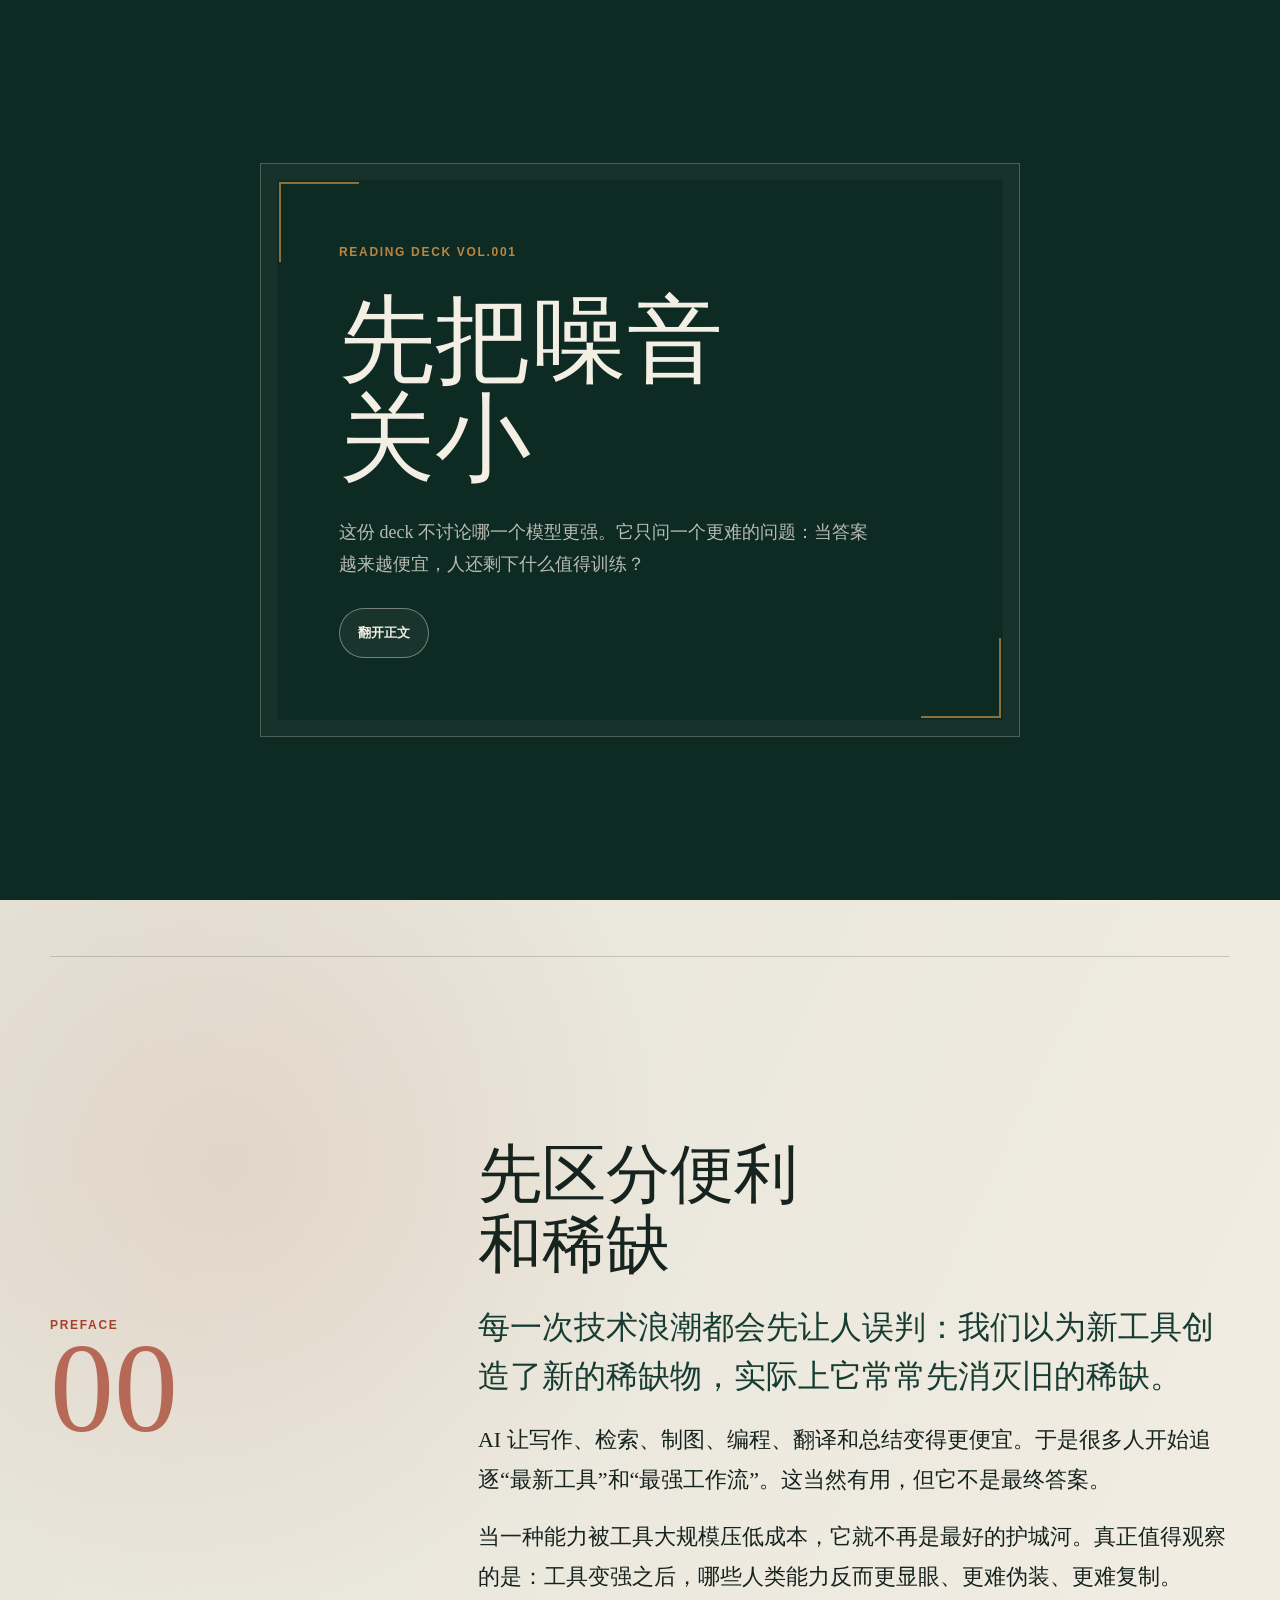
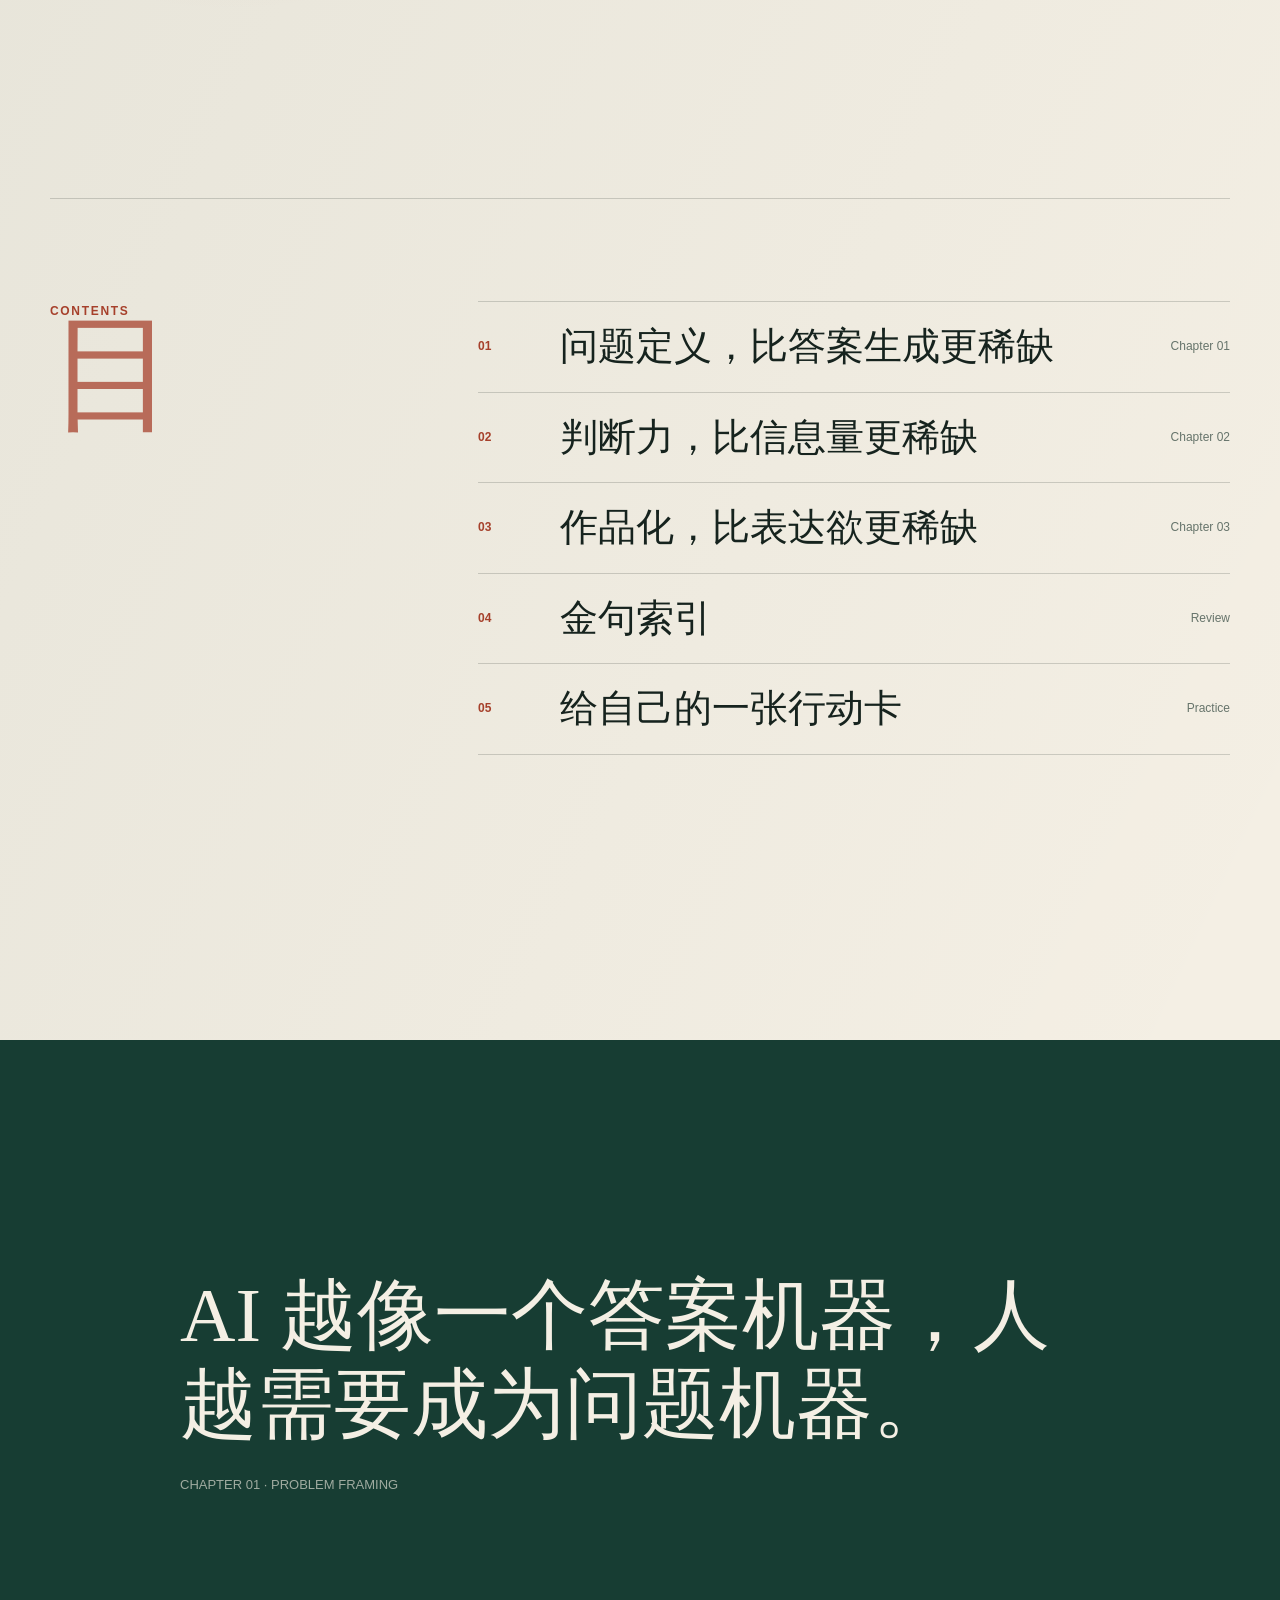
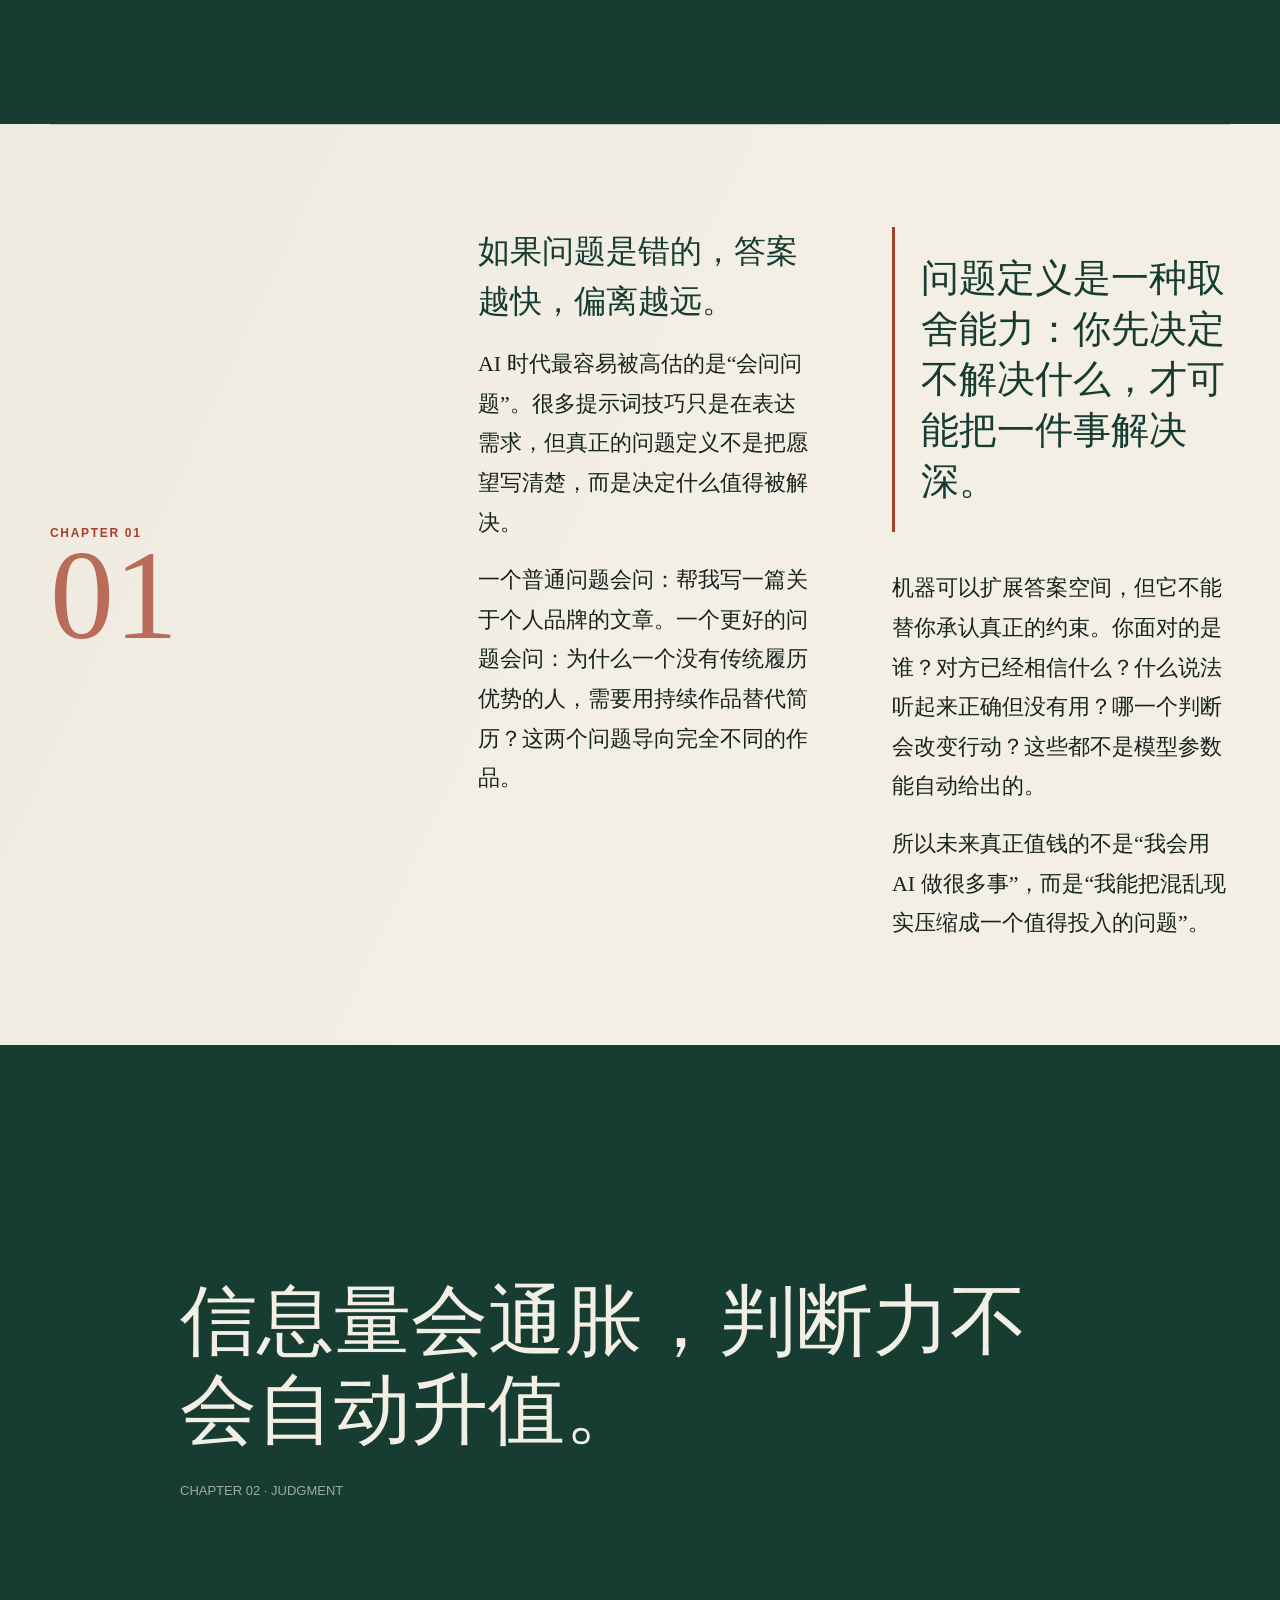
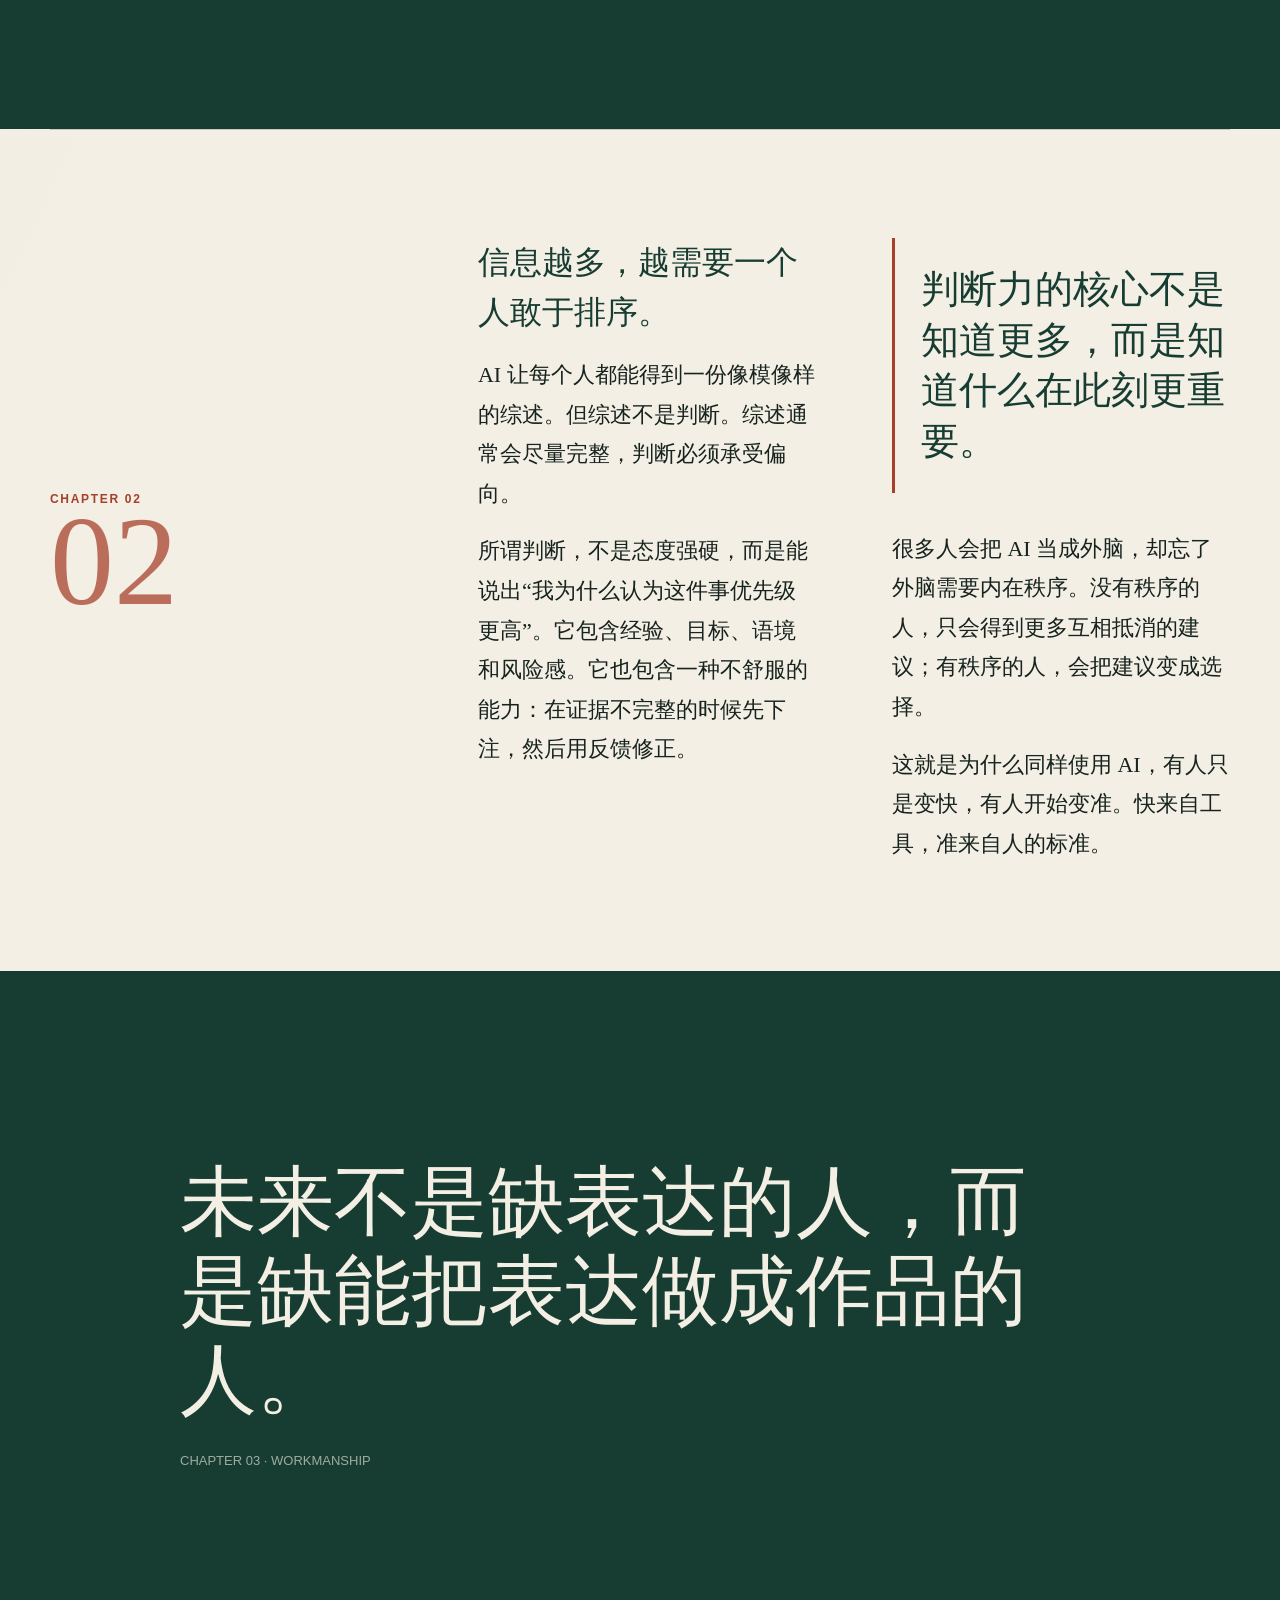
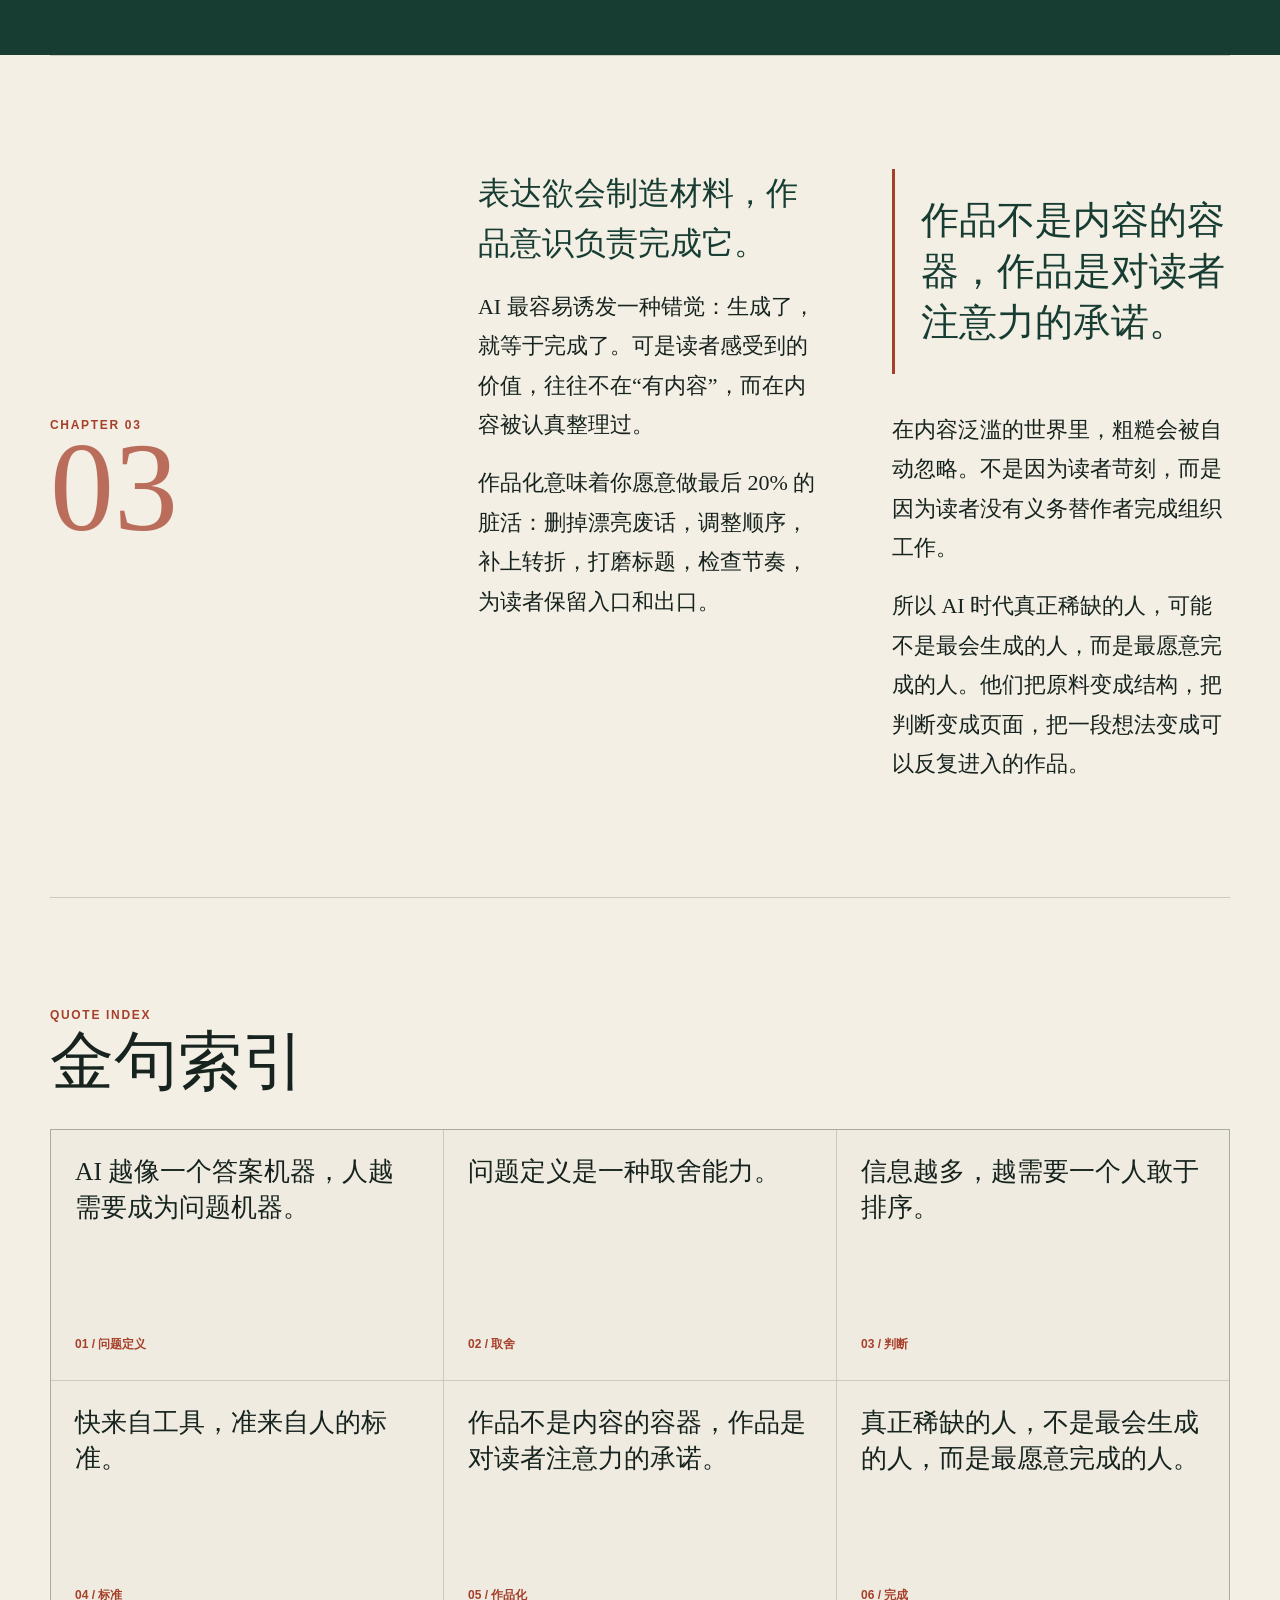
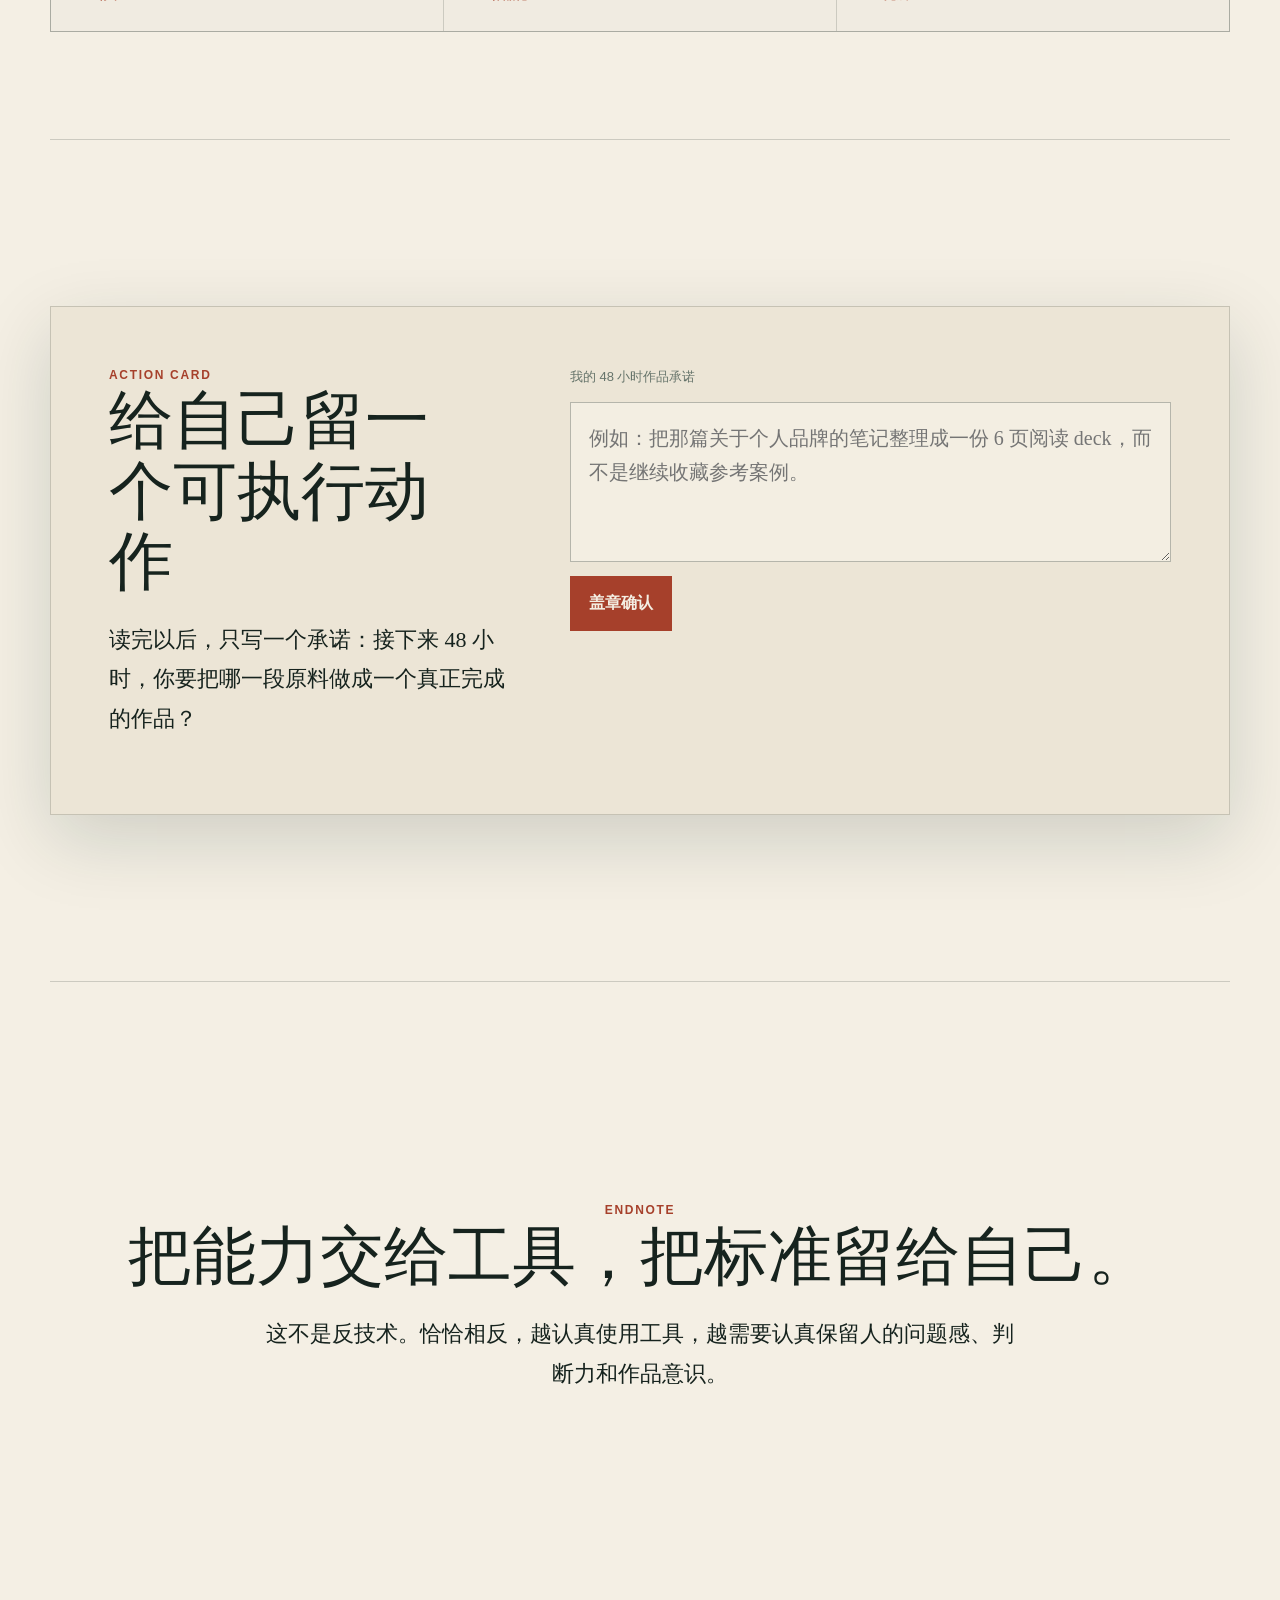
<file: assets/reading-deck.html>
<!doctype html>
<html lang="zh-CN">
<head>
  <meta charset="utf-8">
  <meta name="viewport" content="width=device-width, initial-scale=1">
  <title>AI 时代真正稀缺的是什么 · Reading Deck Vol.001</title>
  <style>
    :root {
      --paper: #f4efe4;
      --paper-2: #e6dcc9;
      --ink: #16231e;
      --muted: #66746b;
      --green: #173d33;
      --green-2: #0d2a23;
      --red: #a6402b;
      --ochre: #b98742;
      --line: rgba(22, 35, 30, 0.18);
      --shadow: 0 24px 70px rgba(13, 42, 35, 0.16);
      --serif: "Iowan Old Style", "Palatino Linotype", "Songti SC", "Noto Serif CJK SC", Georgia, serif;
      --sans: "Avenir Next", "Gill Sans", "Microsoft YaHei", sans-serif;
    }

    * {
      box-sizing: border-box;
    }

    html {
      scroll-behavior: smooth;
    }

    body {
      margin: 0;
      color: var(--ink);
      background:
        radial-gradient(circle at 18% 12%, rgba(166, 64, 43, 0.10), transparent 28rem),
        linear-gradient(115deg, rgba(23, 61, 51, 0.08), transparent 42%),
        var(--paper);
      font-family: var(--serif);
      line-height: 1.8;
      letter-spacing: 0;
    }

    body::before {
      content: "";
      position: fixed;
      inset: 0;
      pointer-events: none;
      opacity: 0.42;
      mix-blend-mode: multiply;
      background-image:
        linear-gradient(rgba(22, 35, 30, 0.035) 1px, transparent 1px),
        linear-gradient(90deg, rgba(22, 35, 30, 0.025) 1px, transparent 1px);
      background-size: 34px 34px, 34px 34px;
      z-index: 1;
    }

    a {
      color: inherit;
      text-decoration: none;
    }

    button {
      font: inherit;
    }

    .intro {
      position: fixed;
      inset: 0;
      z-index: 30;
      display: grid;
      place-items: center;
      padding: 24px;
      background:
        linear-gradient(rgba(13, 42, 35, 0.92), rgba(13, 42, 35, 0.92)),
        var(--green-2);
      color: var(--paper);
      transition: opacity 700ms ease, visibility 700ms ease;
    }

    .intro.is-hidden {
      opacity: 0;
      visibility: hidden;
    }

    .intro-frame {
      width: min(760px, 100%);
      min-height: 460px;
      border: 1px solid rgba(244, 239, 228, 0.28);
      display: grid;
      align-content: center;
      gap: 28px;
      padding: clamp(30px, 7vw, 78px);
      position: relative;
      box-shadow: inset 0 0 0 16px rgba(244, 239, 228, 0.035);
    }

    .intro-frame::before,
    .intro-frame::after {
      content: "";
      position: absolute;
      width: 78px;
      height: 78px;
      border-color: var(--ochre);
      border-style: solid;
      opacity: 0.75;
    }

    .intro-frame::before {
      top: 18px;
      left: 18px;
      border-width: 2px 0 0 2px;
    }

    .intro-frame::after {
      right: 18px;
      bottom: 18px;
      border-width: 0 2px 2px 0;
    }

    .intro-kicker,
    .deck-kicker,
    .eyebrow {
      font-family: var(--sans);
      text-transform: uppercase;
      font-size: 12px;
      color: var(--red);
      font-weight: 700;
      letter-spacing: 0.14em;
    }

    .intro .intro-kicker {
      color: var(--ochre);
    }

    .intro h1 {
      margin: 0;
      font-size: clamp(46px, 8vw, 96px);
      line-height: 1.02;
      font-weight: 500;
      letter-spacing: 0;
      max-width: 9ch;
    }

    .intro p {
      margin: 0;
      max-width: 34rem;
      color: rgba(244, 239, 228, 0.74);
      font-size: 18px;
    }

    .enter-button {
      width: fit-content;
      border: 1px solid rgba(244, 239, 228, 0.42);
      border-radius: 999px;
      background: rgba(244, 239, 228, 0.05);
      color: var(--paper);
      padding: 12px 18px;
      cursor: pointer;
      justify-self: start;
      position: relative;
      font-family: var(--sans);
      font-size: 13px;
      font-weight: 700;
      transition: background 180ms ease, border-color 180ms ease, transform 180ms ease;
    }

    .enter-button:hover {
      background: rgba(185, 135, 66, 0.18);
      border-color: rgba(185, 135, 66, 0.72);
      transform: translateY(-1px);
    }

    .deck {
      position: relative;
      z-index: 2;
    }

    .topbar {
      position: sticky;
      top: 0;
      z-index: 15;
      display: grid;
      grid-template-columns: auto 1fr auto;
      align-items: center;
      gap: 18px;
      min-height: 58px;
      padding: 10px clamp(16px, 4vw, 42px);
      background: rgba(244, 239, 228, 0.88);
      backdrop-filter: blur(16px);
      border-bottom: 1px solid var(--line);
      font-family: var(--sans);
      font-size: 13px;
    }

    .progress-track {
      height: 2px;
      background: rgba(22, 35, 30, 0.14);
      overflow: hidden;
    }

    .progress-fill {
      display: block;
      width: 0;
      height: 100%;
      background: var(--red);
    }

    .nav-links {
      display: flex;
      align-items: center;
      gap: 12px;
    }

    .nav-links a {
      border: 1px solid var(--line);
      padding: 6px 10px;
      min-width: 38px;
      text-align: center;
      background: rgba(244, 239, 228, 0.56);
    }

    main {
      padding-bottom: 12vh;
    }

    .spread {
      width: min(1180px, calc(100% - 36px));
      margin: 0 auto;
      min-height: min(860px, calc(100vh - 58px));
      padding: clamp(42px, 8vw, 110px) 0;
      display: grid;
      align-items: center;
    }

    .cover {
      grid-template-columns: minmax(0, 1.06fr) minmax(280px, 0.72fr);
      gap: clamp(28px, 6vw, 82px);
    }

    .cover-title {
      margin: 0;
      max-width: 9.5ch;
      font-size: clamp(58px, 9vw, 122px);
      line-height: 0.98;
      font-weight: 500;
      letter-spacing: 0;
    }

    .cover-subtitle {
      max-width: 42rem;
      margin: 34px 0 0;
      color: var(--muted);
      font-size: clamp(18px, 2vw, 23px);
      line-height: 1.75;
    }

    .folio {
      align-self: stretch;
      border-left: 1px solid var(--line);
      padding-left: clamp(22px, 4vw, 46px);
      display: grid;
      align-content: space-between;
      gap: 30px;
    }

    .folio-mark {
      width: 100%;
      aspect-ratio: 1 / 1.18;
      border: 1px solid var(--line);
      background:
        linear-gradient(135deg, transparent 0 49%, rgba(166, 64, 43, 0.36) 50%, transparent 51%),
        repeating-linear-gradient(90deg, rgba(23, 61, 51, 0.14) 0 1px, transparent 1px 17px),
        rgba(230, 220, 201, 0.46);
      box-shadow: var(--shadow);
      position: relative;
      overflow: hidden;
    }

    .folio-mark::after {
      content: "稀缺性地图";
      position: absolute;
      right: 18px;
      bottom: 16px;
      writing-mode: vertical-rl;
      font-family: var(--sans);
      font-size: 12px;
      color: var(--green);
    }

    .meta-list {
      list-style: none;
      padding: 0;
      margin: 0;
      display: grid;
      gap: 12px;
      color: var(--muted);
      font-family: var(--sans);
      font-size: 13px;
    }

    .meta-list strong {
      display: block;
      color: var(--ink);
      font-family: var(--serif);
      font-size: 18px;
      font-weight: 500;
    }

    .section {
      border-top: 1px solid var(--line);
    }

    .section-grid {
      grid-template-columns: minmax(180px, 0.45fr) minmax(0, 1fr);
      gap: clamp(30px, 7vw, 90px);
    }

    .section-number {
      font-size: clamp(64px, 10vw, 132px);
      line-height: 0.8;
      color: rgba(166, 64, 43, 0.74);
      font-weight: 400;
    }

    .section h2 {
      margin: 0 0 22px;
      font-size: clamp(34px, 5vw, 72px);
      line-height: 1.1;
      font-weight: 500;
      max-width: 11ch;
    }

    .section p {
      margin: 0 0 18px;
      font-size: clamp(18px, 1.8vw, 22px);
      max-width: 48rem;
    }

    .lead {
      color: var(--green);
      font-size: clamp(22px, 2.5vw, 34px) !important;
      line-height: 1.55 !important;
    }

    .toc {
      align-items: start;
    }

    .toc-list {
      counter-reset: toc;
      display: grid;
      gap: 0;
      border-top: 1px solid var(--line);
    }

    .toc-list a {
      counter-increment: toc;
      display: grid;
      grid-template-columns: 64px 1fr auto;
      gap: 18px;
      align-items: center;
      padding: 22px 0;
      border-bottom: 1px solid var(--line);
    }

    .toc-list a::before {
      content: counter(toc, decimal-leading-zero);
      font-family: var(--sans);
      color: var(--red);
      font-size: 12px;
      font-weight: 700;
    }

    .toc-list strong {
      font-size: clamp(23px, 3vw, 38px);
      font-weight: 500;
      line-height: 1.2;
    }

    .toc-list span {
      font-family: var(--sans);
      font-size: 12px;
      color: var(--muted);
    }

    .quote-band {
      background: var(--green);
      color: var(--paper);
      min-height: 76vh;
      display: grid;
      place-items: center;
      padding: clamp(48px, 9vw, 110px) 18px;
    }

    .quote-band blockquote {
      width: min(920px, 100%);
      margin: 0;
      font-size: clamp(38px, 6vw, 86px);
      line-height: 1.16;
      font-weight: 500;
    }

    .quote-band cite {
      display: block;
      margin-top: 28px;
      color: rgba(244, 239, 228, 0.62);
      font-family: var(--sans);
      font-style: normal;
      font-size: 13px;
      text-transform: uppercase;
    }

    .body-copy {
      columns: 2 320px;
      column-gap: clamp(36px, 6vw, 76px);
    }

    .body-copy p {
      break-inside: avoid;
    }

    .pull {
      margin: 36px 0;
      padding: 26px 0 26px 26px;
      border-left: 3px solid var(--red);
      color: var(--green);
      font-size: clamp(24px, 3vw, 40px);
      line-height: 1.32;
      break-inside: avoid;
    }

    .index-grid {
      display: grid;
      grid-template-columns: repeat(3, 1fr);
      gap: 1px;
      background: var(--line);
      border: 1px solid var(--line);
    }

    .quote-card {
      min-height: 250px;
      padding: 24px;
      background: rgba(244, 239, 228, 0.92);
      display: grid;
      align-content: space-between;
      gap: 30px;
    }

    .quote-card p {
      margin: 0;
      font-size: clamp(21px, 2vw, 30px);
      line-height: 1.4;
    }

    .quote-card span {
      font-family: var(--sans);
      color: var(--red);
      font-size: 12px;
      font-weight: 700;
    }

    .action-panel {
      display: grid;
      grid-template-columns: 0.8fr 1.2fr;
      gap: clamp(26px, 5vw, 60px);
      padding: clamp(28px, 5vw, 58px);
      border: 1px solid var(--line);
      background: rgba(230, 220, 201, 0.54);
      box-shadow: var(--shadow);
    }

    .action-panel h2 {
      margin-top: 0;
    }

    .commitment {
      display: grid;
      gap: 14px;
      align-content: start;
    }

    .commitment label {
      font-family: var(--sans);
      font-size: 13px;
      color: var(--muted);
    }

    textarea {
      width: 100%;
      min-height: 160px;
      resize: vertical;
      padding: 18px;
      border: 1px solid rgba(22, 35, 30, 0.28);
      background: rgba(244, 239, 228, 0.86);
      color: var(--ink);
      font-family: var(--serif);
      font-size: 20px;
      line-height: 1.7;
    }

    textarea:focus,
    button:focus-visible,
    a:focus-visible {
      outline: 3px solid rgba(166, 64, 43, 0.38);
      outline-offset: 3px;
    }

    .seal-button {
      justify-self: start;
      border: 1px solid var(--red);
      background: var(--red);
      color: var(--paper);
      padding: 12px 18px;
      cursor: pointer;
      font-family: var(--sans);
      font-weight: 700;
    }

    .seal-note {
      min-height: 28px;
      margin: 0;
      color: var(--green);
      font-family: var(--sans);
      font-size: 13px;
    }

    .closing {
      text-align: center;
      min-height: 72vh;
    }

    .closing h2 {
      max-width: none;
      margin-left: auto;
      margin-right: auto;
    }

    .closing p {
      margin-left: auto;
      margin-right: auto;
    }

    .reveal {
      opacity: 0;
      transform: translateY(26px);
      transition: opacity 800ms ease, transform 800ms ease;
    }

    .reveal.is-visible {
      opacity: 1;
      transform: translateY(0);
    }

    @media (max-width: 860px) {
      .topbar {
        grid-template-columns: 1fr auto;
      }

      .progress-track {
        grid-column: 1 / -1;
        grid-row: 2;
      }

      .nav-links {
        overflow: auto;
        max-width: 48vw;
      }

      .cover,
      .section-grid,
      .action-panel {
        grid-template-columns: 1fr;
      }

      .folio {
        border-left: 0;
        border-top: 1px solid var(--line);
        padding-left: 0;
        padding-top: 24px;
      }

      .folio-mark {
        max-height: 340px;
      }

      .toc-list a {
        grid-template-columns: 42px 1fr;
      }

      .toc-list span {
        grid-column: 2;
      }

      .index-grid {
        grid-template-columns: 1fr;
      }
    }

    @media (max-width: 560px) {
      .intro-frame {
        min-height: 520px;
      }

      .spread {
        width: min(100% - 28px, 1180px);
        padding: 48px 0;
      }

      .cover-title {
        font-size: clamp(48px, 17vw, 74px);
      }

      .section-number {
        font-size: 64px;
      }

      .quote-band blockquote {
        font-size: clamp(34px, 12vw, 58px);
      }

      .body-copy {
        columns: 1;
      }
    }

    @media (prefers-reduced-motion: reduce) {
      html {
        scroll-behavior: auto;
      }

      *,
      *::before,
      *::after {
        animation-duration: 1ms !important;
        transition-duration: 1ms !important;
      }
    }
  </style>
</head>
<body>
  <div class="intro" id="intro" aria-label="开场仪式">
    <div class="intro-frame">
      <div class="intro-kicker">Reading Deck Vol.001</div>
      <h1>先把噪音关小</h1>
      <p>这份 deck 不讨论哪一个模型更强。它只问一个更难的问题：当答案越来越便宜，人还剩下什么值得训练？</p>
      <button class="enter-button" id="enterButton" type="button" aria-label="进入阅读">
        翻开正文
      </button>
    </div>
  </div>

  <div class="deck">
    <header class="topbar">
      <a href="#cover" aria-label="返回封面">Vol.001 · AI Scarcity</a>
      <div class="progress-track" aria-hidden="true"><span class="progress-fill" id="progressFill"></span></div>
      <nav class="nav-links" aria-label="章节导航">
        <a href="#preface">前言</a>
        <a href="#toc">目录</a>
        <a href="#c1">01</a>
        <a href="#c2">02</a>
        <a href="#c3">03</a>
        <a href="#quotes">金句</a>
        <a href="#action">行动</a>
      </nav>
    </header>

    <main>
      <section class="spread cover" id="cover">
        <div class="reveal">
          <div class="deck-kicker">文库式交互阅读 deck</div>
          <h1 class="cover-title">AI 时代真正稀缺的是什么</h1>
          <p class="cover-subtitle">答案不是提示词，不是工具清单，也不是更快的信息流。真正稀缺的是能持续定义问题、承担判断、形成作品的人。</p>
        </div>
        <aside class="folio reveal" aria-label="出版信息">
          <div class="folio-mark" role="img" aria-label="由细密网格和红色斜线组成的稀缺性地图"></div>
          <ul class="meta-list">
            <li><strong>阅读时长</strong>5-8 分钟</li>
            <li><strong>结构</strong>前言 / 三章 / 金句索引 / 行动卡</li>
            <li><strong>目的</strong>把一个判断读深，而不是把一堆观点看完</li>
          </ul>
        </aside>
      </section>

      <section class="spread section section-grid" id="preface">
        <div class="reveal">
          <div class="eyebrow">Preface</div>
          <div class="section-number">00</div>
        </div>
        <div class="reveal">
          <h2>先区分便利和稀缺</h2>
          <p class="lead">每一次技术浪潮都会先让人误判：我们以为新工具创造了新的稀缺物，实际上它常常先消灭旧的稀缺。</p>
          <p>AI 让写作、检索、制图、编程、翻译和总结变得更便宜。于是很多人开始追逐“最新工具”和“最强工作流”。这当然有用，但它不是最终答案。</p>
          <p>当一种能力被工具大规模压低成本，它就不再是最好的护城河。真正值得观察的是：工具变强之后，哪些人类能力反而更显眼、更难伪装、更难复制。</p>
        </div>
      </section>

      <section class="spread section section-grid toc" id="toc">
        <div class="reveal">
          <div class="eyebrow">Contents</div>
          <div class="section-number">目</div>
        </div>
        <div class="toc-list reveal">
          <a href="#c1"><strong>问题定义，比答案生成更稀缺</strong><span>Chapter 01</span></a>
          <a href="#c2"><strong>判断力，比信息量更稀缺</strong><span>Chapter 02</span></a>
          <a href="#c3"><strong>作品化，比表达欲更稀缺</strong><span>Chapter 03</span></a>
          <a href="#quotes"><strong>金句索引</strong><span>Review</span></a>
          <a href="#action"><strong>给自己的一张行动卡</strong><span>Practice</span></a>
        </div>
      </section>

      <section class="quote-band" aria-label="章节引语">
        <blockquote class="reveal">
          AI 越像一个答案机器，人越需要成为问题机器。
          <cite>Chapter 01 · Problem Framing</cite>
        </blockquote>
      </section>

      <section class="spread section section-grid" id="c1">
        <div class="reveal">
          <div class="eyebrow">Chapter 01</div>
          <div class="section-number">01</div>
        </div>
        <article class="body-copy reveal">
          <p class="lead">如果问题是错的，答案越快，偏离越远。</p>
          <p>AI 时代最容易被高估的是“会问问题”。很多提示词技巧只是在表达需求，但真正的问题定义不是把愿望写清楚，而是决定什么值得被解决。</p>
          <p>一个普通问题会问：帮我写一篇关于个人品牌的文章。一个更好的问题会问：为什么一个没有传统履历优势的人，需要用持续作品替代简历？这两个问题导向完全不同的作品。</p>
          <div class="pull">问题定义是一种取舍能力：你先决定不解决什么，才可能把一件事解决深。</div>
          <p>机器可以扩展答案空间，但它不能替你承认真正的约束。你面对的是谁？对方已经相信什么？什么说法听起来正确但没有用？哪一个判断会改变行动？这些都不是模型参数能自动给出的。</p>
          <p>所以未来真正值钱的不是“我会用 AI 做很多事”，而是“我能把混乱现实压缩成一个值得投入的问题”。</p>
        </article>
      </section>

      <section class="quote-band" aria-label="章节引语">
        <blockquote class="reveal">
          信息量会通胀，判断力不会自动升值。
          <cite>Chapter 02 · Judgment</cite>
        </blockquote>
      </section>

      <section class="spread section section-grid" id="c2">
        <div class="reveal">
          <div class="eyebrow">Chapter 02</div>
          <div class="section-number">02</div>
        </div>
        <article class="body-copy reveal">
          <p class="lead">信息越多，越需要一个人敢于排序。</p>
          <p>AI 让每个人都能得到一份像模像样的综述。但综述不是判断。综述通常会尽量完整，判断必须承受偏向。</p>
          <p>所谓判断，不是态度强硬，而是能说出“我为什么认为这件事优先级更高”。它包含经验、目标、语境和风险感。它也包含一种不舒服的能力：在证据不完整的时候先下注，然后用反馈修正。</p>
          <div class="pull">判断力的核心不是知道更多，而是知道什么在此刻更重要。</div>
          <p>很多人会把 AI 当成外脑，却忘了外脑需要内在秩序。没有秩序的人，只会得到更多互相抵消的建议；有秩序的人，会把建议变成选择。</p>
          <p>这就是为什么同样使用 AI，有人只是变快，有人开始变准。快来自工具，准来自人的标准。</p>
        </article>
      </section>

      <section class="quote-band" aria-label="章节引语">
        <blockquote class="reveal">
          未来不是缺表达的人，而是缺能把表达做成作品的人。
          <cite>Chapter 03 · Workmanship</cite>
        </blockquote>
      </section>

      <section class="spread section section-grid" id="c3">
        <div class="reveal">
          <div class="eyebrow">Chapter 03</div>
          <div class="section-number">03</div>
        </div>
        <article class="body-copy reveal">
          <p class="lead">表达欲会制造材料，作品意识负责完成它。</p>
          <p>AI 最容易诱发一种错觉：生成了，就等于完成了。可是读者感受到的价值，往往不在“有内容”，而在内容被认真整理过。</p>
          <p>作品化意味着你愿意做最后 20% 的脏活：删掉漂亮废话，调整顺序，补上转折，打磨标题，检查节奏，为读者保留入口和出口。</p>
          <div class="pull">作品不是内容的容器，作品是对读者注意力的承诺。</div>
          <p>在内容泛滥的世界里，粗糙会被自动忽略。不是因为读者苛刻，而是因为读者没有义务替作者完成组织工作。</p>
          <p>所以 AI 时代真正稀缺的人，可能不是最会生成的人，而是最愿意完成的人。他们把原料变成结构，把判断变成页面，把一段想法变成可以反复进入的作品。</p>
        </article>
      </section>

      <section class="spread section" id="quotes">
        <div class="reveal">
          <div class="eyebrow">Quote Index</div>
          <h2>金句索引</h2>
        </div>
        <div class="index-grid reveal">
          <article class="quote-card"><p>AI 越像一个答案机器，人越需要成为问题机器。</p><span>01 / 问题定义</span></article>
          <article class="quote-card"><p>问题定义是一种取舍能力。</p><span>02 / 取舍</span></article>
          <article class="quote-card"><p>信息越多，越需要一个人敢于排序。</p><span>03 / 判断</span></article>
          <article class="quote-card"><p>快来自工具，准来自人的标准。</p><span>04 / 标准</span></article>
          <article class="quote-card"><p>作品不是内容的容器，作品是对读者注意力的承诺。</p><span>05 / 作品化</span></article>
          <article class="quote-card"><p>真正稀缺的人，不是最会生成的人，而是最愿意完成的人。</p><span>06 / 完成</span></article>
        </div>
      </section>

      <section class="spread section" id="action">
        <div class="action-panel reveal">
          <div>
            <div class="eyebrow">Action Card</div>
            <h2>给自己留一个可执行动作</h2>
            <p>读完以后，只写一个承诺：接下来 48 小时，你要把哪一段原料做成一个真正完成的作品？</p>
          </div>
          <div class="commitment">
            <label for="commitText">我的 48 小时作品承诺</label>
            <textarea id="commitText" placeholder="例如：把那篇关于个人品牌的笔记整理成一份 6 页阅读 deck，而不是继续收藏参考案例。"></textarea>
            <button class="seal-button" id="sealButton" type="button">盖章确认</button>
            <p class="seal-note" id="sealNote" aria-live="polite"></p>
          </div>
        </div>
      </section>

      <section class="spread section closing" id="closing">
        <div class="reveal">
          <div class="eyebrow">Endnote</div>
          <h2>把能力交给工具，把标准留给自己。</h2>
          <p>这不是反技术。恰恰相反，越认真使用工具，越需要认真保留人的问题感、判断力和作品意识。</p>
        </div>
      </section>
    </main>
  </div>

  <script>
    const intro = document.querySelector("#intro");
    const enterButton = document.querySelector("#enterButton");
    const progressFill = document.querySelector("#progressFill");
    const sealButton = document.querySelector("#sealButton");
    const sealNote = document.querySelector("#sealNote");
    const commitText = document.querySelector("#commitText");

    const hideIntro = () => {
      intro.classList.add("is-hidden");
      window.setTimeout(() => intro.remove(), 800);
    };

    enterButton.addEventListener("click", hideIntro);

    const updateProgress = () => {
      const scrollable = document.documentElement.scrollHeight - window.innerHeight;
      const pct = scrollable > 0 ? (window.scrollY / scrollable) * 100 : 0;
      progressFill.style.width = `${Math.min(100, Math.max(0, pct))}%`;
    };

    const observer = new IntersectionObserver((entries) => {
      entries.forEach((entry) => {
        if (entry.isIntersecting) entry.target.classList.add("is-visible");
      });
    }, { threshold: 0.16 });

    document.querySelectorAll(".reveal").forEach((el) => observer.observe(el));
    window.addEventListener("scroll", updateProgress, { passive: true });
    window.addEventListener("resize", updateProgress);
    updateProgress();

    sealButton.addEventListener("click", () => {
      const text = commitText.value.trim();
      sealNote.textContent = text
        ? "已确认。现在它不是想法，是一个 48 小时内要完成的作品。"
        : "先写下一个具体作品，再盖章。";
    });
  </script>
</body>
</html>
</file>
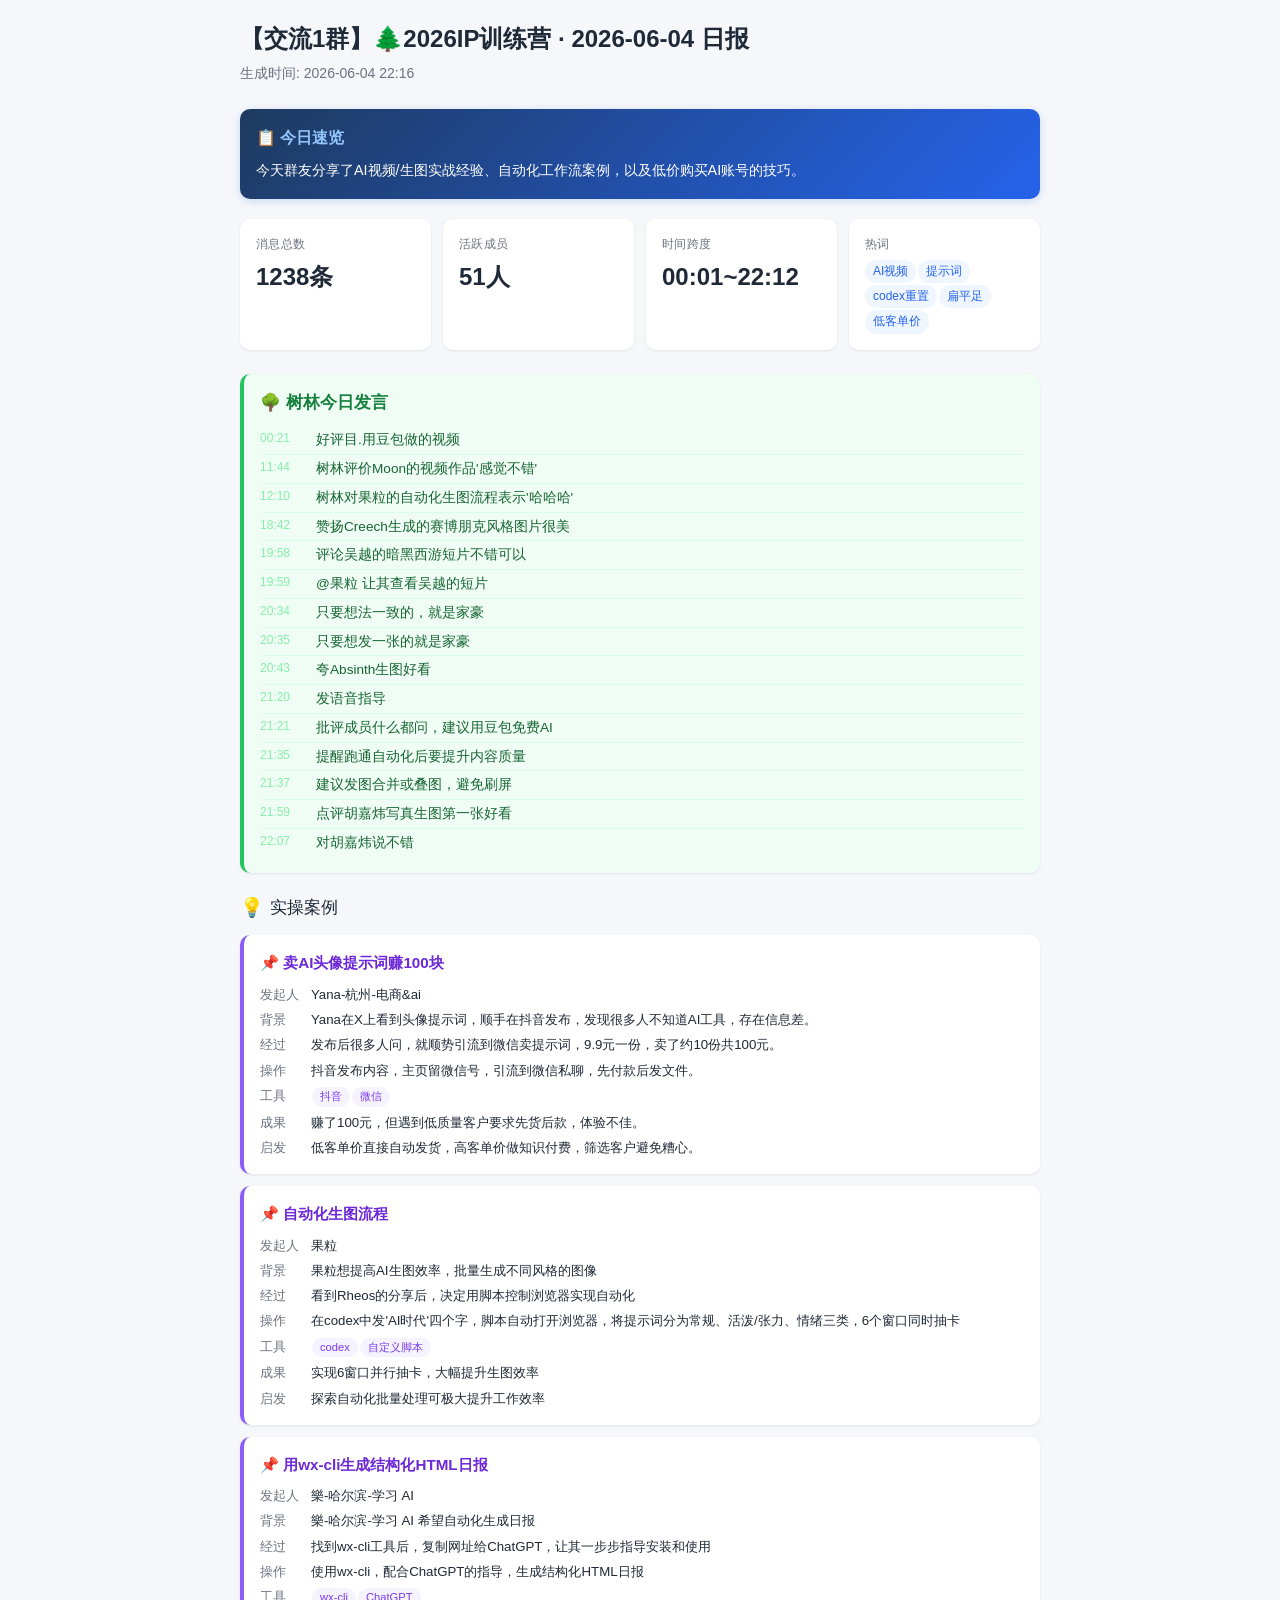
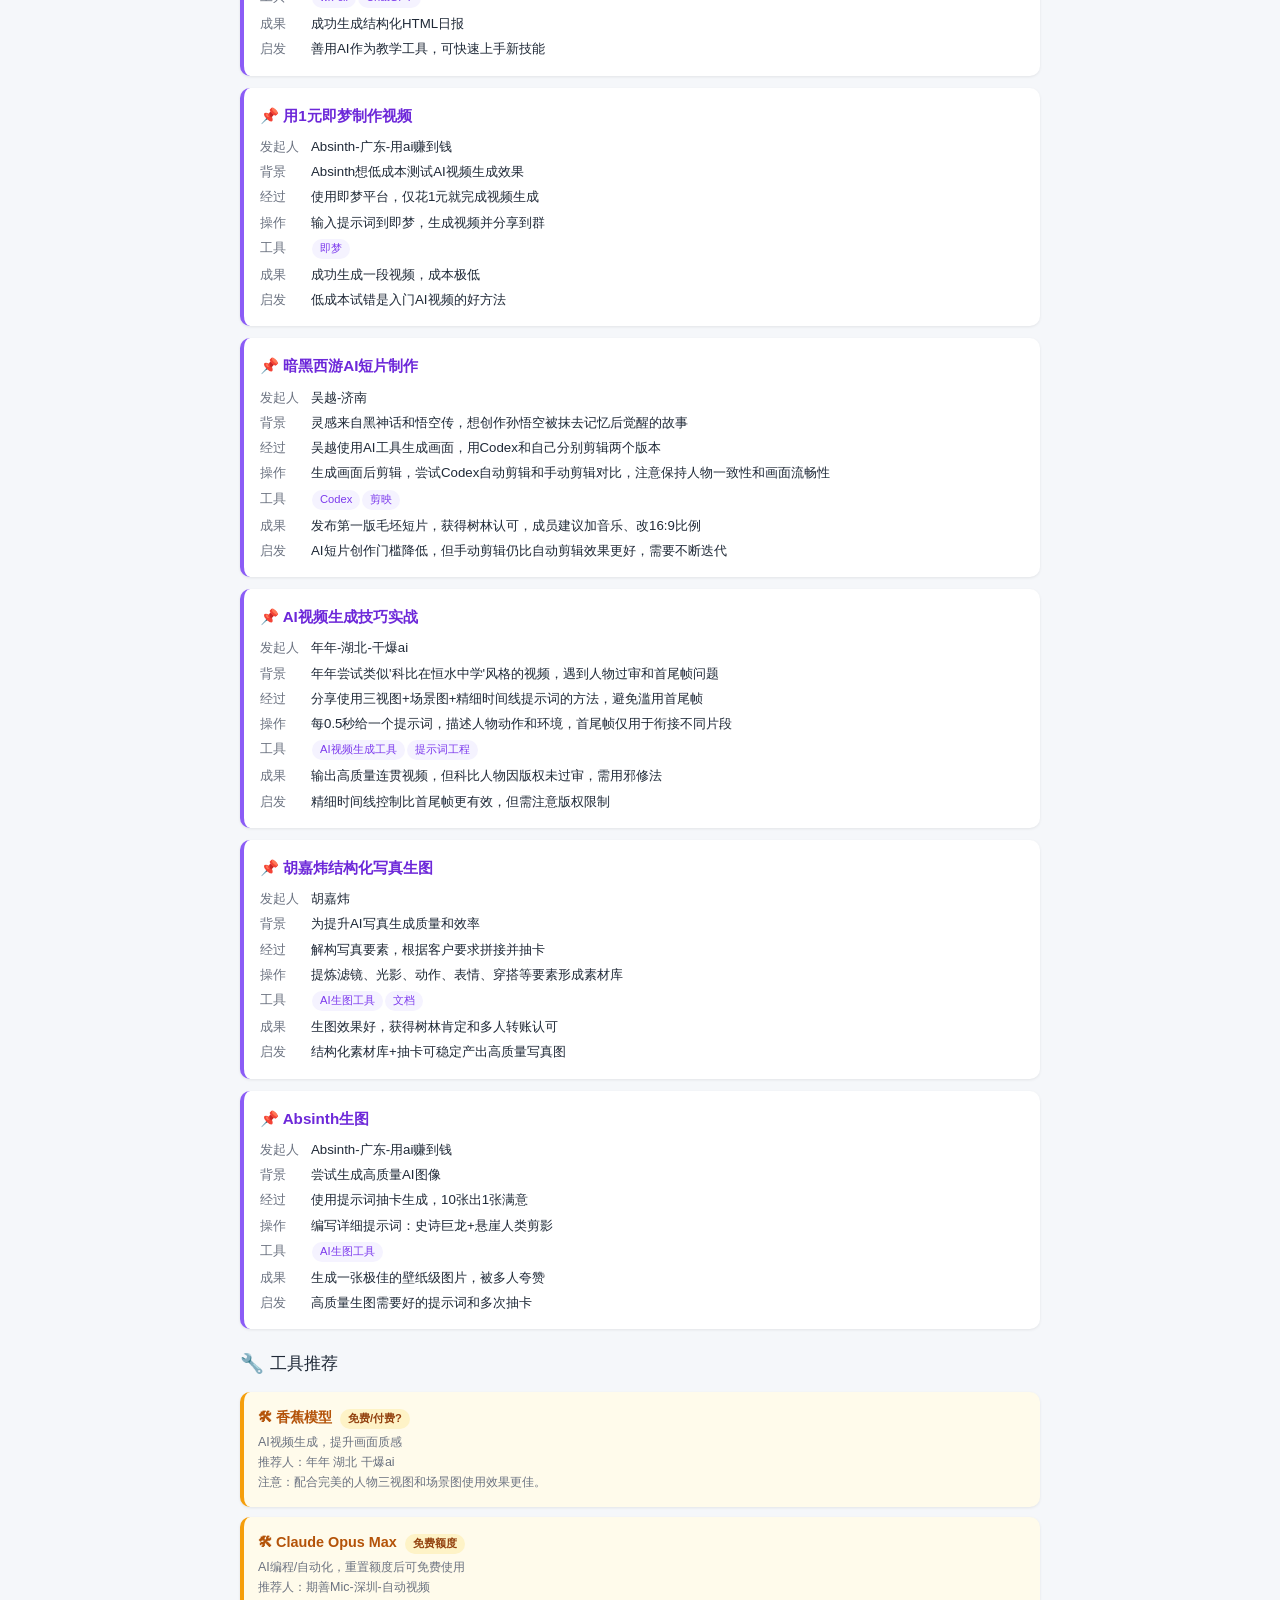
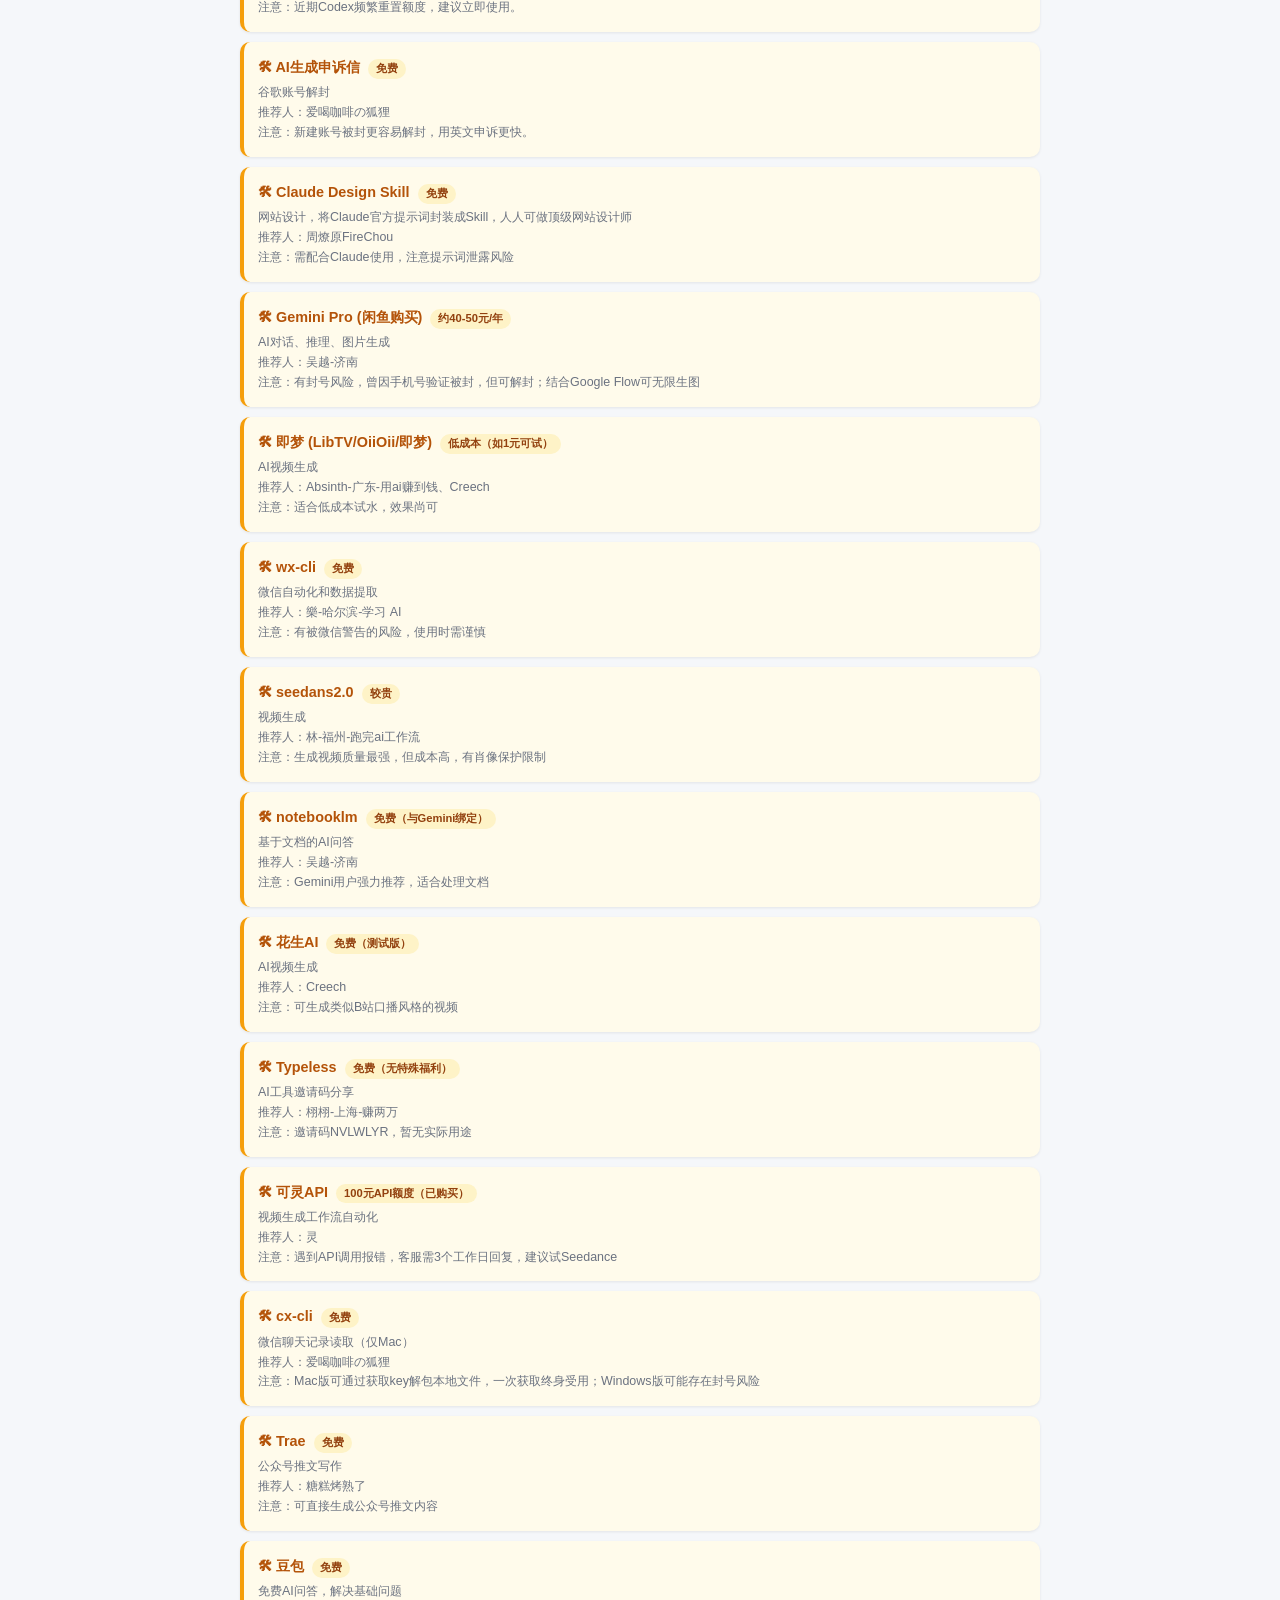
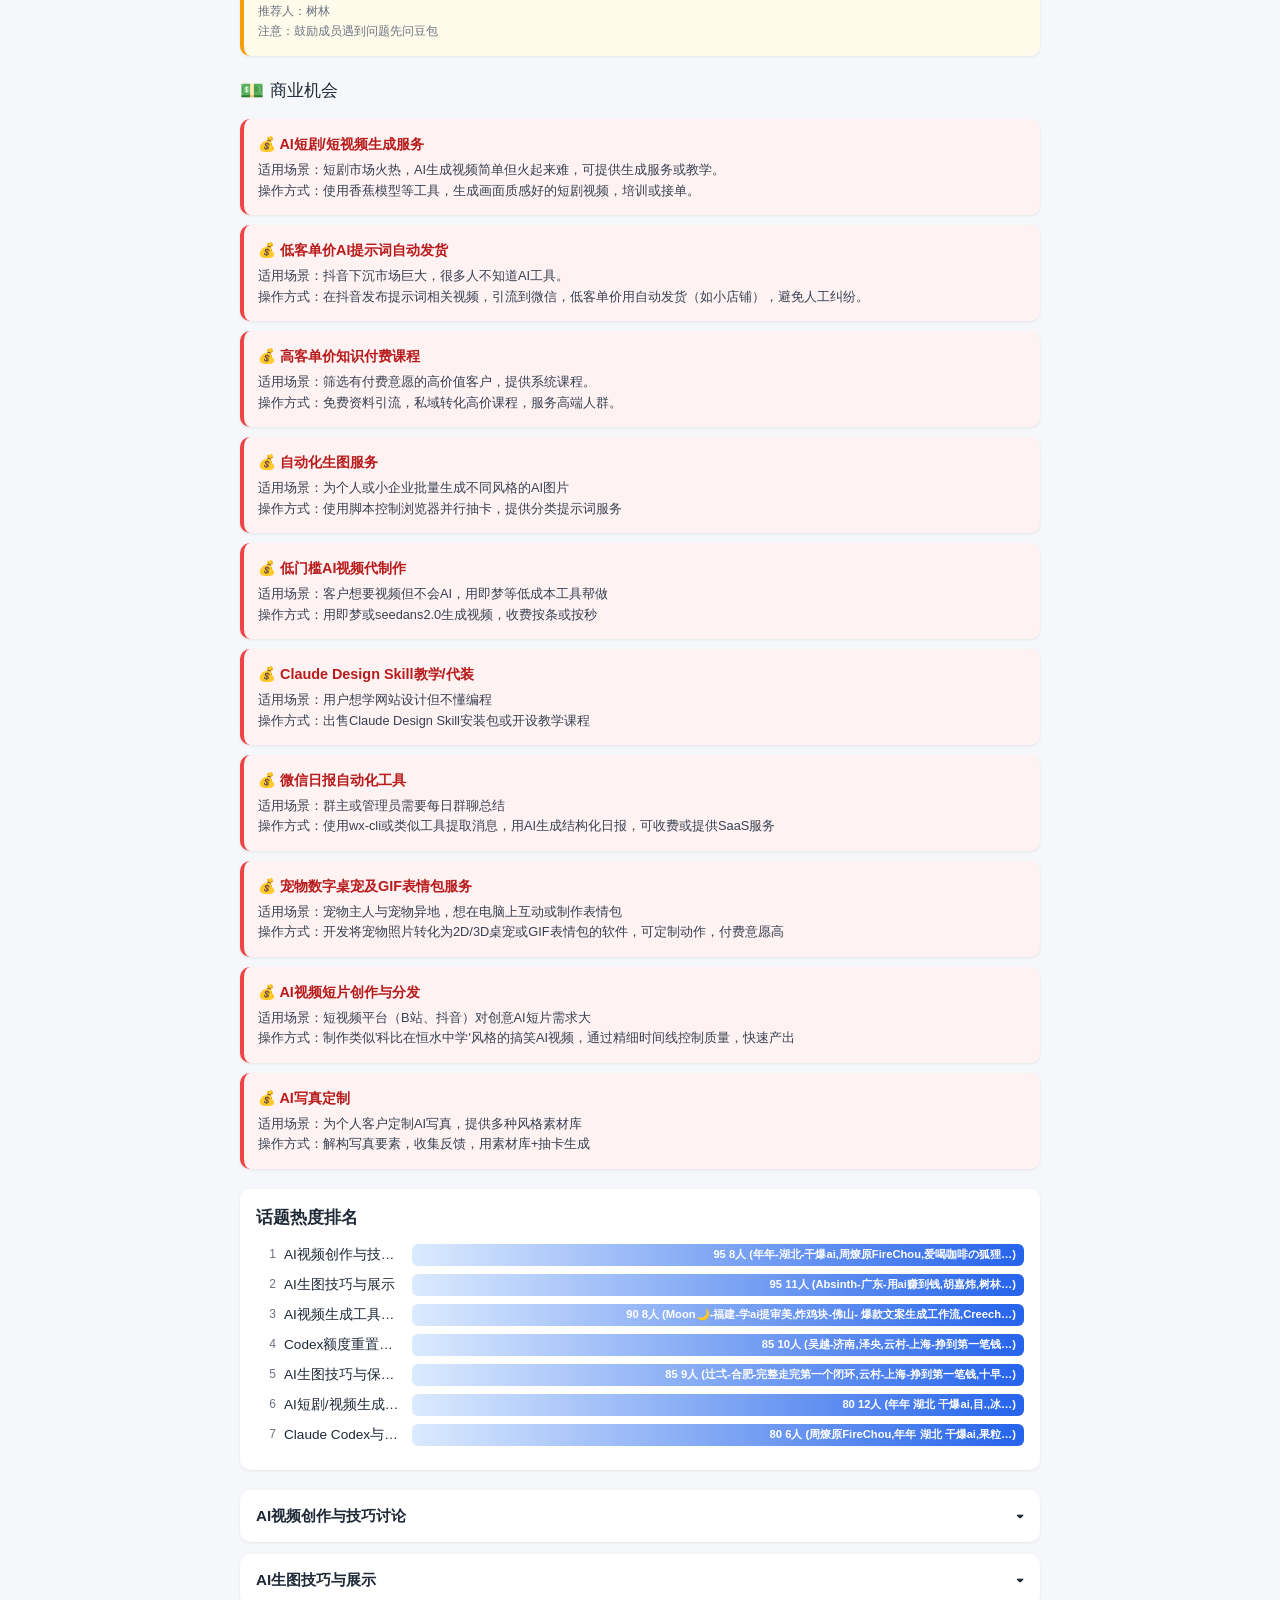
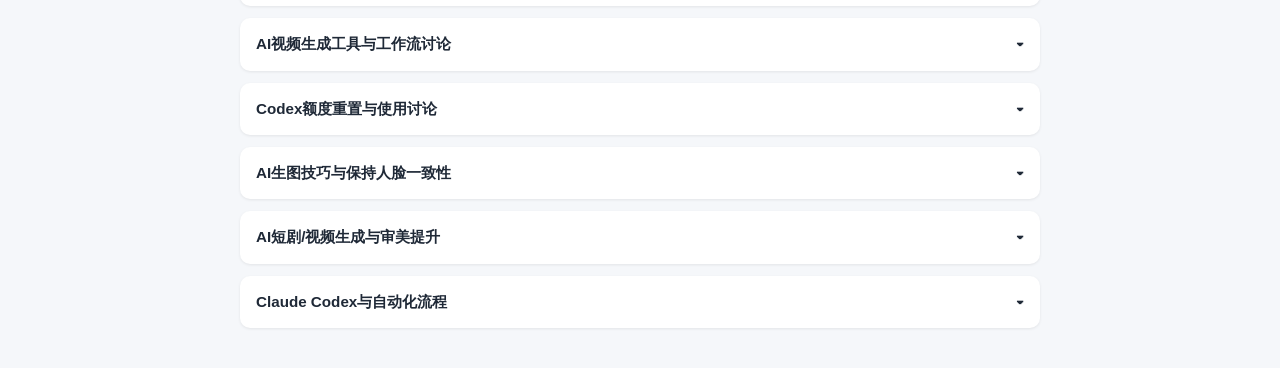
<file: assets/wechat-daily-report.html>
<!DOCTYPE html>
<html lang="zh-CN">
<head>
<meta charset="UTF-8">
<meta name="viewport" content="width=device-width, initial-scale=1.0">
<title>【交流1群】🌲2026IP训练营 · 2026-06-04 日报</title>
<style>
  *, *::before, *::after { box-sizing: border-box; margin: 0; padding: 0; }
  body {
    font-family: -apple-system, BlinkMacSystemFont, "Segoe UI", Roboto, "Helvetica Neue", Arial, "Noto Sans SC", sans-serif;
    background: #f5f7fa; color: #1f2937; line-height: 1.6; padding: 20px;
  }
  .container { max-width: 800px; margin: 0 auto; }
  h1 { font-size: 1.5rem; margin-bottom: 4px; }
  .subtitle { color: #6b7280; font-size: 0.875rem; margin-bottom: 24px; }
  .stats { display: flex; flex-wrap: wrap; gap: 12px; margin-bottom: 24px; }
  .stat-card {
    flex: 1 1 160px; background: #fff; border-radius: 10px; padding: 16px;
    box-shadow: 0 1px 3px rgba(0,0,0,.08);
  }
  .stat-card .label { font-size: 0.75rem; color: #6b7280; text-transform: uppercase; letter-spacing: .03em; }
  .stat-card .value { font-size: 1.5rem; font-weight: 700; margin-top: 4px; }
  .stat-card .value.tag-list { font-size: 0.875rem; font-weight: 400; }
  .tag {
    display: inline-block; background: #eff6ff; color: #2563eb; font-size: 0.75rem;
    padding: 2px 8px; border-radius: 999px; margin: 2px 2px 0 0;
  }
  .heat-section { background: #fff; border-radius: 10px; padding: 16px; margin-bottom: 20px; box-shadow: 0 1px 3px rgba(0,0,0,.08); }
  .heat-section h2 { font-size: 1.05rem; margin-bottom: 12px; }
  .heat-bar {
    display: flex; align-items: center; margin-bottom: 8px; gap: 8px;
  }
  .heat-bar .rank { width: 20px; font-size: 0.75rem; color: #6b7280; text-align: right; }
  .heat-bar .title { width: 120px; font-size: 0.85rem; white-space: nowrap; overflow: hidden; text-overflow: ellipsis; }
  .heat-bar .bar {
    flex: 1; height: 22px; border-radius: 6px;
    background: linear-gradient(90deg, #dbeafe, #2563eb);
    min-width: 8px; display: flex; align-items: center; padding: 0 8px;
    color: #fff; font-size: 0.7rem; font-weight: 600;
    justify-content: flex-end; transition: width .3s;
  }
  .topics-section { margin-bottom: 20px; }
  details {
    background: #fff; border-radius: 10px; margin-bottom: 12px;
    box-shadow: 0 1px 3px rgba(0,0,0,.08); overflow: hidden;
  }
  details summary {
    padding: 14px 16px; cursor: pointer; font-weight: 600;
    font-size: 0.95rem; position: relative;
    list-style: none;
  }
  details summary::after {
    content: "▾"; position: absolute; right: 16px; top: 14px; transition: transform .2s;
  }
  details[open] summary::after { transform: rotate(180deg); }
  details summary::-webkit-details-marker { display: none; }
  .topic-body { padding: 0 16px 16px; }
  .meta-row { display: flex; gap: 16px; font-size: 0.8rem; color: #6b7280; margin-bottom: 12px; }
  .key-points {
    background: #f0fdf4; border-left: 4px solid #22c55e; padding: 10px 14px;
    border-radius: 0 6px 6px 0; margin-bottom: 12px;
  }
  .key-points li { margin-bottom: 4px; font-size: 0.85rem; }
  .timeline { max-height: 300px; overflow-y: auto; font-size: 0.82rem; }
  .tl-item { display: flex; gap: 8px; padding: 4px 0; border-bottom: 1px solid #f3f4f6; }
  .tl-item:last-child { border-bottom: none; }
  .tl-time { color: #9ca3af; white-space: nowrap; min-width: 48px; }
  .tl-speaker { color: #2563eb; font-weight: 600; white-space: nowrap; min-width: 56px; }
  .tl-content { color: #374151; }
  .empty-state { text-align: center; padding: 48px 16px; color: #9ca3af; }
  /* ── 森林发言 ── */
  .forest-section { background: #f0fdf4; border-radius: 10px; padding: 16px; margin-bottom: 20px; box-shadow: 0 1px 3px rgba(0,0,0,.08); border-left: 4px solid #22c55e; }
  .forest-section h2 { font-size: 1.05rem; margin-bottom: 10px; color: #15803d; }
  .forest-item { display: flex; gap: 8px; padding: 3px 0; font-size: 0.85rem; border-bottom: 1px solid #dcfce7; }
  .forest-item:last-child { border-bottom: none; }
  .forest-time { color: #86efac; white-space: nowrap; min-width: 48px; font-size: 0.75rem; }
  .forest-content { color: #166534; }
  /* ── 实操案例 ── */
  .case-card { background: #fff; border-radius: 10px; padding: 16px; margin-bottom: 12px; box-shadow: 0 1px 3px rgba(0,0,0,.08); border-left: 4px solid #8b5cf6; }
  .case-card h3 { font-size: 0.95rem; margin-bottom: 8px; color: #6d28d9; }
  .case-grid { display: grid; grid-template-columns: auto 1fr; gap: 4px 12px; font-size: 0.83rem; }
  .case-label { color: #6b7280; white-space: nowrap; }
  .case-value { color: #1f2937; }
  .case-tag { display: inline-block; background: #f5f3ff; color: #7c3aed; font-size: 0.7rem; padding: 1px 8px; border-radius: 999px; margin: 1px; }
  /* ── 工具推荐 ── */
  .tool-card { background: #fffbeb; border-radius: 10px; padding: 14px; margin-bottom: 10px; box-shadow: 0 1px 3px rgba(0,0,0,.08); border-left: 4px solid #f59e0b; }
  .tool-card h3 { font-size: 0.9rem; margin-bottom: 4px; color: #b45309; }
  .tool-meta { font-size: 0.78rem; color: #6b7280; }
  .tool-price { display: inline-block; background: #fef3c7; color: #92400e; font-size: 0.7rem; padding: 1px 8px; border-radius: 999px; margin-left: 4px; }
  /* ── 商业机会 ── */
  .opp-card { background: #fef2f2; border-radius: 10px; padding: 14px; margin-bottom: 10px; box-shadow: 0 1px 3px rgba(0,0,0,.08); border-left: 4px solid #ef4444; }
  .opp-card h3 { font-size: 0.9rem; margin-bottom: 4px; color: #b91c1c; }
  .opp-meta { font-size: 0.8rem; color: #374151; }
  /* ── 今日总结 ── */
  .summary-box { background: linear-gradient(135deg, #1e3a5f, #2563eb); border-radius: 10px; padding: 16px; margin-bottom: 20px; box-shadow: 0 2px 8px rgba(37,99,235,.2); }
  .summary-box h2 { font-size: 1rem; margin-bottom: 8px; color: #93c5fd; }
  .summary-box p { color: #fff; font-size: 0.9rem; line-height: 1.7; }
  /* ── 区块标题 ── */
  .section-title { font-size: 1.05rem; margin-bottom: 12px; display: flex; align-items: center; gap: 6px; }
  .section-title .icon { font-size: 1.2rem; }
  @media (max-width: 600px) {
    body { padding: 12px; }
    .stat-card { flex: 1 1 100%; }
    .heat-bar .title { width: 80px; }
    .meta-row { flex-wrap: wrap; gap: 4px; }
  }
</style>
</head>
<body>
<div class="container">
  <h1>【交流1群】🌲2026IP训练营 · 2026-06-04 日报</h1>
  <p class="subtitle">生成时间: 2026-06-04 22:16</p>
  <div class="summary-box">
    <h2>📋 今日速览</h2>
    <p>今天群友分享了AI视频/生图实战经验、自动化工作流案例，以及低价购买AI账号的技巧。</p>
  </div>  <div class="stats">
    <div class="stat-card">
      <div class="label">消息总数</div>
      <div class="value">1238条</div>
    </div>
    <div class="stat-card">
      <div class="label">活跃成员</div>
      <div class="value">51人</div>
    </div>
    <div class="stat-card">
      <div class="label">时间跨度</div>
      <div class="value">00:01~22:12</div>
    </div>
    <div class="stat-card">
      <div class="label">热词</div>
      <div class="value tag-list"><span class="tag">AI视频</span><span class="tag">提示词</span><span class="tag">codex重置</span><span class="tag">扁平足</span><span class="tag">低客单价</span></div>
    </div>
  </div>  <div class="forest-section">
    <h2>🌳 树林今日发言</h2>
    <div class="forest-item">
      <span class="forest-time">00:21</span>
      <span class="forest-content">好评目.用豆包做的视频</span>
    </div>    <div class="forest-item">
      <span class="forest-time">11:44</span>
      <span class="forest-content">树林评价Moon的视频作品&#x27;感觉不错&#x27;</span>
    </div>    <div class="forest-item">
      <span class="forest-time">12:10</span>
      <span class="forest-content">树林对果粒的自动化生图流程表示&#x27;哈哈哈&#x27;</span>
    </div>    <div class="forest-item">
      <span class="forest-time">18:42</span>
      <span class="forest-content">赞扬Creech生成的赛博朋克风格图片很美</span>
    </div>    <div class="forest-item">
      <span class="forest-time">19:58</span>
      <span class="forest-content">评论吴越的暗黑西游短片不错可以</span>
    </div>    <div class="forest-item">
      <span class="forest-time">19:59</span>
      <span class="forest-content">@果粒 让其查看吴越的短片</span>
    </div>    <div class="forest-item">
      <span class="forest-time">20:34</span>
      <span class="forest-content">只要想法一致的，就是家豪</span>
    </div>    <div class="forest-item">
      <span class="forest-time">20:35</span>
      <span class="forest-content">只要想发一张的就是家豪</span>
    </div>    <div class="forest-item">
      <span class="forest-time">20:43</span>
      <span class="forest-content">夸Absinth生图好看</span>
    </div>    <div class="forest-item">
      <span class="forest-time">21:20</span>
      <span class="forest-content">发语音指导</span>
    </div>    <div class="forest-item">
      <span class="forest-time">21:21</span>
      <span class="forest-content">批评成员什么都问，建议用豆包免费AI</span>
    </div>    <div class="forest-item">
      <span class="forest-time">21:35</span>
      <span class="forest-content">提醒跑通自动化后要提升内容质量</span>
    </div>    <div class="forest-item">
      <span class="forest-time">21:37</span>
      <span class="forest-content">建议发图合并或叠图，避免刷屏</span>
    </div>    <div class="forest-item">
      <span class="forest-time">21:59</span>
      <span class="forest-content">点评胡嘉炜写真生图第一张好看</span>
    </div>    <div class="forest-item">
      <span class="forest-time">22:07</span>
      <span class="forest-content">对胡嘉炜说不错</span>
    </div>
  </div>  <div style="margin-bottom:20px">
    <div class="section-title"><span class="icon">💡</span> 实操案例</div>
  <div class="case-card">
    <h3>📌 卖AI头像提示词赚100块</h3>
    <div class="case-grid">
      <span class="case-label">发起人</span><span class="case-value">Yana-杭州-电商&amp;ai</span>
      <span class="case-label">背景</span><span class="case-value">Yana在X上看到头像提示词，顺手在抖音发布，发现很多人不知道AI工具，存在信息差。</span>
      <span class="case-label">经过</span><span class="case-value">发布后很多人问，就顺势引流到微信卖提示词，9.9元一份，卖了约10份共100元。</span>
      <span class="case-label">操作</span><span class="case-value">抖音发布内容，主页留微信号，引流到微信私聊，先付款后发文件。</span>
      <span class="case-label">工具</span><span class="case-value"><span class="case-tag">抖音</span><span class="case-tag">微信</span></span>
      <span class="case-label">成果</span><span class="case-value">赚了100元，但遇到低质量客户要求先货后款，体验不佳。</span>
      <span class="case-label">启发</span><span class="case-value">低客单价直接自动发货，高客单价做知识付费，筛选客户避免糟心。</span>
    </div>
  </div>
  <div class="case-card">
    <h3>📌 自动化生图流程</h3>
    <div class="case-grid">
      <span class="case-label">发起人</span><span class="case-value">果粒</span>
      <span class="case-label">背景</span><span class="case-value">果粒想提高AI生图效率，批量生成不同风格的图像</span>
      <span class="case-label">经过</span><span class="case-value">看到Rheos的分享后，决定用脚本控制浏览器实现自动化</span>
      <span class="case-label">操作</span><span class="case-value">在codex中发&#x27;AI时代&#x27;四个字，脚本自动打开浏览器，将提示词分为常规、活泼/张力、情绪三类，6个窗口同时抽卡</span>
      <span class="case-label">工具</span><span class="case-value"><span class="case-tag">codex</span><span class="case-tag">自定义脚本</span></span>
      <span class="case-label">成果</span><span class="case-value">实现6窗口并行抽卡，大幅提升生图效率</span>
      <span class="case-label">启发</span><span class="case-value">探索自动化批量处理可极大提升工作效率</span>
    </div>
  </div>
  <div class="case-card">
    <h3>📌 用wx-cli生成结构化HTML日报</h3>
    <div class="case-grid">
      <span class="case-label">发起人</span><span class="case-value">樂-哈尔滨-学习 AI</span>
      <span class="case-label">背景</span><span class="case-value">樂-哈尔滨-学习 AI 希望自动化生成日报</span>
      <span class="case-label">经过</span><span class="case-value">找到wx-cli工具后，复制网址给ChatGPT，让其一步步指导安装和使用</span>
      <span class="case-label">操作</span><span class="case-value">使用wx-cli，配合ChatGPT的指导，生成结构化HTML日报</span>
      <span class="case-label">工具</span><span class="case-value"><span class="case-tag">wx-cli</span><span class="case-tag">ChatGPT</span></span>
      <span class="case-label">成果</span><span class="case-value">成功生成结构化HTML日报</span>
      <span class="case-label">启发</span><span class="case-value">善用AI作为教学工具，可快速上手新技能</span>
    </div>
  </div>
  <div class="case-card">
    <h3>📌 用1元即梦制作视频</h3>
    <div class="case-grid">
      <span class="case-label">发起人</span><span class="case-value">Absinth-广东-用ai赚到钱</span>
      <span class="case-label">背景</span><span class="case-value">Absinth想低成本测试AI视频生成效果</span>
      <span class="case-label">经过</span><span class="case-value">使用即梦平台，仅花1元就完成视频生成</span>
      <span class="case-label">操作</span><span class="case-value">输入提示词到即梦，生成视频并分享到群</span>
      <span class="case-label">工具</span><span class="case-value"><span class="case-tag">即梦</span></span>
      <span class="case-label">成果</span><span class="case-value">成功生成一段视频，成本极低</span>
      <span class="case-label">启发</span><span class="case-value">低成本试错是入门AI视频的好方法</span>
    </div>
  </div>
  <div class="case-card">
    <h3>📌 暗黑西游AI短片制作</h3>
    <div class="case-grid">
      <span class="case-label">发起人</span><span class="case-value">吴越-济南</span>
      <span class="case-label">背景</span><span class="case-value">灵感来自黑神话和悟空传，想创作孙悟空被抹去记忆后觉醒的故事</span>
      <span class="case-label">经过</span><span class="case-value">吴越使用AI工具生成画面，用Codex和自己分别剪辑两个版本</span>
      <span class="case-label">操作</span><span class="case-value">生成画面后剪辑，尝试Codex自动剪辑和手动剪辑对比，注意保持人物一致性和画面流畅性</span>
      <span class="case-label">工具</span><span class="case-value"><span class="case-tag">Codex</span><span class="case-tag">剪映</span></span>
      <span class="case-label">成果</span><span class="case-value">发布第一版毛坯短片，获得树林认可，成员建议加音乐、改16:9比例</span>
      <span class="case-label">启发</span><span class="case-value">AI短片创作门槛降低，但手动剪辑仍比自动剪辑效果更好，需要不断迭代</span>
    </div>
  </div>
  <div class="case-card">
    <h3>📌 AI视频生成技巧实战</h3>
    <div class="case-grid">
      <span class="case-label">发起人</span><span class="case-value">年年-湖北-干爆ai</span>
      <span class="case-label">背景</span><span class="case-value">年年尝试类似&#x27;科比在恒水中学&#x27;风格的视频，遇到人物过审和首尾帧问题</span>
      <span class="case-label">经过</span><span class="case-value">分享使用三视图+场景图+精细时间线提示词的方法，避免滥用首尾帧</span>
      <span class="case-label">操作</span><span class="case-value">每0.5秒给一个提示词，描述人物动作和环境，首尾帧仅用于衔接不同片段</span>
      <span class="case-label">工具</span><span class="case-value"><span class="case-tag">AI视频生成工具</span><span class="case-tag">提示词工程</span></span>
      <span class="case-label">成果</span><span class="case-value">输出高质量连贯视频，但科比人物因版权未过审，需用邪修法</span>
      <span class="case-label">启发</span><span class="case-value">精细时间线控制比首尾帧更有效，但需注意版权限制</span>
    </div>
  </div>
  <div class="case-card">
    <h3>📌 胡嘉炜结构化写真生图</h3>
    <div class="case-grid">
      <span class="case-label">发起人</span><span class="case-value">胡嘉炜</span>
      <span class="case-label">背景</span><span class="case-value">为提升AI写真生成质量和效率</span>
      <span class="case-label">经过</span><span class="case-value">解构写真要素，根据客户要求拼接并抽卡</span>
      <span class="case-label">操作</span><span class="case-value">提炼滤镜、光影、动作、表情、穿搭等要素形成素材库</span>
      <span class="case-label">工具</span><span class="case-value"><span class="case-tag">AI生图工具</span><span class="case-tag">文档</span></span>
      <span class="case-label">成果</span><span class="case-value">生图效果好，获得树林肯定和多人转账认可</span>
      <span class="case-label">启发</span><span class="case-value">结构化素材库+抽卡可稳定产出高质量写真图</span>
    </div>
  </div>
  <div class="case-card">
    <h3>📌 Absinth生图</h3>
    <div class="case-grid">
      <span class="case-label">发起人</span><span class="case-value">Absinth-广东-用ai赚到钱</span>
      <span class="case-label">背景</span><span class="case-value">尝试生成高质量AI图像</span>
      <span class="case-label">经过</span><span class="case-value">使用提示词抽卡生成，10张出1张满意</span>
      <span class="case-label">操作</span><span class="case-value">编写详细提示词：史诗巨龙+悬崖人类剪影</span>
      <span class="case-label">工具</span><span class="case-value"><span class="case-tag">AI生图工具</span></span>
      <span class="case-label">成果</span><span class="case-value">生成一张极佳的壁纸级图片，被多人夸赞</span>
      <span class="case-label">启发</span><span class="case-value">高质量生图需要好的提示词和多次抽卡</span>
    </div>
  </div>
  </div>  <div style="margin-bottom:20px">
    <div class="section-title"><span class="icon">🔧</span> 工具推荐</div>
  <div class="tool-card">
    <h3>🛠 香蕉模型 <span class="tool-price">免费/付费?</span></h3>
    <div class="tool-meta">
      AI视频生成，提升画面质感<br>
      推荐人：年年  湖北  干爆ai
      <br>注意：配合完美的人物三视图和场景图使用效果更佳。
    </div>
  </div>  <div class="tool-card">
    <h3>🛠 Claude Opus Max <span class="tool-price">免费额度</span></h3>
    <div class="tool-meta">
      AI编程/自动化，重置额度后可免费使用<br>
      推荐人：期善Mic-深圳-自动视频
      <br>注意：近期Codex频繁重置额度，建议立即使用。
    </div>
  </div>  <div class="tool-card">
    <h3>🛠 AI生成申诉信 <span class="tool-price">免费</span></h3>
    <div class="tool-meta">
      谷歌账号解封<br>
      推荐人：爱喝咖啡の狐狸
      <br>注意：新建账号被封更容易解封，用英文申诉更快。
    </div>
  </div>  <div class="tool-card">
    <h3>🛠 Claude Design Skill <span class="tool-price">免费</span></h3>
    <div class="tool-meta">
      网站设计，将Claude官方提示词封装成Skill，人人可做顶级网站设计师<br>
      推荐人：周燎原FireChou
      <br>注意：需配合Claude使用，注意提示词泄露风险
    </div>
  </div>  <div class="tool-card">
    <h3>🛠 Gemini Pro (闲鱼购买) <span class="tool-price">约40-50元/年</span></h3>
    <div class="tool-meta">
      AI对话、推理、图片生成<br>
      推荐人：吴越-济南
      <br>注意：有封号风险，曾因手机号验证被封，但可解封；结合Google Flow可无限生图
    </div>
  </div>  <div class="tool-card">
    <h3>🛠 即梦 (LibTV/OiiOii/即梦) <span class="tool-price">低成本（如1元可试）</span></h3>
    <div class="tool-meta">
      AI视频生成<br>
      推荐人：Absinth-广东-用ai赚到钱、Creech
      <br>注意：适合低成本试水，效果尚可
    </div>
  </div>  <div class="tool-card">
    <h3>🛠 wx-cli <span class="tool-price">免费</span></h3>
    <div class="tool-meta">
      微信自动化和数据提取<br>
      推荐人：樂-哈尔滨-学习 AI
      <br>注意：有被微信警告的风险，使用时需谨慎
    </div>
  </div>  <div class="tool-card">
    <h3>🛠 seedans2.0 <span class="tool-price">较贵</span></h3>
    <div class="tool-meta">
      视频生成<br>
      推荐人：林-福州-跑完ai工作流
      <br>注意：生成视频质量最强，但成本高，有肖像保护限制
    </div>
  </div>  <div class="tool-card">
    <h3>🛠 notebooklm <span class="tool-price">免费（与Gemini绑定）</span></h3>
    <div class="tool-meta">
      基于文档的AI问答<br>
      推荐人：吴越-济南
      <br>注意：Gemini用户强力推荐，适合处理文档
    </div>
  </div>  <div class="tool-card">
    <h3>🛠 花生AI <span class="tool-price">免费（测试版）</span></h3>
    <div class="tool-meta">
      AI视频生成<br>
      推荐人：Creech
      <br>注意：可生成类似B站口播风格的视频
    </div>
  </div>  <div class="tool-card">
    <h3>🛠 Typeless <span class="tool-price">免费（无特殊福利）</span></h3>
    <div class="tool-meta">
      AI工具邀请码分享<br>
      推荐人：栩栩-上海-赚两万
      <br>注意：邀请码NVLWLYR，暂无实际用途
    </div>
  </div>  <div class="tool-card">
    <h3>🛠 可灵API <span class="tool-price">100元API额度（已购买）</span></h3>
    <div class="tool-meta">
      视频生成工作流自动化<br>
      推荐人：灵
      <br>注意：遇到API调用报错，客服需3个工作日回复，建议试Seedance
    </div>
  </div>  <div class="tool-card">
    <h3>🛠 cx-cli <span class="tool-price">免费</span></h3>
    <div class="tool-meta">
      微信聊天记录读取（仅Mac）<br>
      推荐人：爱喝咖啡の狐狸
      <br>注意：Mac版可通过获取key解包本地文件，一次获取终身受用；Windows版可能存在封号风险
    </div>
  </div>  <div class="tool-card">
    <h3>🛠 Trae <span class="tool-price">免费</span></h3>
    <div class="tool-meta">
      公众号推文写作<br>
      推荐人：糖糕烤熟了
      <br>注意：可直接生成公众号推文内容
    </div>
  </div>  <div class="tool-card">
    <h3>🛠 豆包 <span class="tool-price">免费</span></h3>
    <div class="tool-meta">
      免费AI问答，解决基础问题<br>
      推荐人：树林
      <br>注意：鼓励成员遇到问题先问豆包
    </div>
  </div>
  </div>  <div style="margin-bottom:20px">
    <div class="section-title"><span class="icon">💵</span> 商业机会</div>
  <div class="opp-card">
    <h3>💰 AI短剧/短视频生成服务</h3>
    <div class="opp-meta">
      适用场景：短剧市场火热，AI生成视频简单但火起来难，可提供生成服务或教学。
      <br>操作方式：使用香蕉模型等工具，生成画面质感好的短剧视频，培训或接单。
    </div>
  </div>  <div class="opp-card">
    <h3>💰 低客单价AI提示词自动发货</h3>
    <div class="opp-meta">
      适用场景：抖音下沉市场巨大，很多人不知道AI工具。
      <br>操作方式：在抖音发布提示词相关视频，引流到微信，低客单价用自动发货（如小店铺），避免人工纠纷。
    </div>
  </div>  <div class="opp-card">
    <h3>💰 高客单价知识付费课程</h3>
    <div class="opp-meta">
      适用场景：筛选有付费意愿的高价值客户，提供系统课程。
      <br>操作方式：免费资料引流，私域转化高价课程，服务高端人群。
    </div>
  </div>  <div class="opp-card">
    <h3>💰 自动化生图服务</h3>
    <div class="opp-meta">
      适用场景：为个人或小企业批量生成不同风格的AI图片
      <br>操作方式：使用脚本控制浏览器并行抽卡，提供分类提示词服务
    </div>
  </div>  <div class="opp-card">
    <h3>💰 低门槛AI视频代制作</h3>
    <div class="opp-meta">
      适用场景：客户想要视频但不会AI，用即梦等低成本工具帮做
      <br>操作方式：用即梦或seedans2.0生成视频，收费按条或按秒
    </div>
  </div>  <div class="opp-card">
    <h3>💰 Claude Design Skill教学/代装</h3>
    <div class="opp-meta">
      适用场景：用户想学网站设计但不懂编程
      <br>操作方式：出售Claude Design Skill安装包或开设教学课程
    </div>
  </div>  <div class="opp-card">
    <h3>💰 微信日报自动化工具</h3>
    <div class="opp-meta">
      适用场景：群主或管理员需要每日群聊总结
      <br>操作方式：使用wx-cli或类似工具提取消息，用AI生成结构化日报，可收费或提供SaaS服务
    </div>
  </div>  <div class="opp-card">
    <h3>💰 宠物数字桌宠及GIF表情包服务</h3>
    <div class="opp-meta">
      适用场景：宠物主人与宠物异地，想在电脑上互动或制作表情包
      <br>操作方式：开发将宠物照片转化为2D/3D桌宠或GIF表情包的软件，可定制动作，付费意愿高
    </div>
  </div>  <div class="opp-card">
    <h3>💰 AI视频短片创作与分发</h3>
    <div class="opp-meta">
      适用场景：短视频平台（B站、抖音）对创意AI短片需求大
      <br>操作方式：制作类似&#x27;科比在恒水中学&#x27;风格的搞笑AI视频，通过精细时间线控制质量，快速产出
    </div>
  </div>  <div class="opp-card">
    <h3>💰 AI写真定制</h3>
    <div class="opp-meta">
      适用场景：为个人客户定制AI写真，提供多种风格素材库
      <br>操作方式：解构写真要素，收集反馈，用素材库+抽卡生成
    </div>
  </div>
  </div>  <div class="heat-section">
    <h2>话题热度排名</h2>
    <div class="heat-bar">
      <div class="rank">1</div>
      <div class="title" title="AI视频创作与技巧讨论">AI视频创作与技巧讨论</div>
      <div class="bar" style="width:95%">95 8人 (年年-湖北-干爆ai,周燎原FireChou,爱喝咖啡の狐狸…)</div>
    </div>
    <div class="heat-bar">
      <div class="rank">2</div>
      <div class="title" title="AI生图技巧与展示">AI生图技巧与展示</div>
      <div class="bar" style="width:95%">95 11人 (Absinth-广东-用ai赚到钱,胡嘉炜,树林…)</div>
    </div>
    <div class="heat-bar">
      <div class="rank">3</div>
      <div class="title" title="AI视频生成工具与工作流讨论">AI视频生成工具与工作流讨论</div>
      <div class="bar" style="width:90%">90 8人 (Moon🌙-福建-学ai提审美,炸鸡块-佛山- 爆款文案生成工作流,Creech…)</div>
    </div>
    <div class="heat-bar">
      <div class="rank">4</div>
      <div class="title" title="Codex额度重置与使用讨论">Codex额度重置与使用讨论</div>
      <div class="bar" style="width:85%">85 10人 (吴越-济南,泽央,云村-上海-挣到第一笔钱…)</div>
    </div>
    <div class="heat-bar">
      <div class="rank">5</div>
      <div class="title" title="AI生图技巧与保持人脸一致性">AI生图技巧与保持人脸一致性</div>
      <div class="bar" style="width:85%">85 9人 (辻弌-合肥-完整走完第一个闭环,云村-上海-挣到第一笔钱,十早…)</div>
    </div>
    <div class="heat-bar">
      <div class="rank">6</div>
      <div class="title" title="AI短剧/视频生成与审美提升">AI短剧/视频生成与审美提升</div>
      <div class="bar" style="width:80%">80 12人 (年年  湖北  干爆ai,目.,冰…)</div>
    </div>
    <div class="heat-bar">
      <div class="rank">7</div>
      <div class="title" title="Claude Codex与自动化流程">Claude Codex与自动化流程</div>
      <div class="bar" style="width:80%">80 6人 (周燎原FireChou,年年  湖北  干爆ai,果粒…)</div>
    </div>
  </div>  <div class="topics-section">
  <details>
    <summary>AI视频创作与技巧讨论</summary>
    <div class="topic-body">
      <div class="meta-row">
        <span>热度: 95</span>
        <span>参与: 8人</span>
        <span>成员: 年年-湖北-干爆ai、周燎原FireChou、爱喝咖啡の狐狸、云村-上海-挣到第一笔钱、泽央、Creech、吴越-济南、夜曲</span>
      </div>      <div class="key-points">
        <ul><li>精细时间线提示词比首尾帧更有效</li><li>三视图+场景图保持人物一致性</li><li>每0.5秒一个提示词控制动作</li><li>视频模型无上下文记忆需留衔接空间</li><li>人物版权可能导致不过审</li></ul>
      </div>      <div class="timeline">
        <strong style="font-size:0.8rem;color:#6b7280">时间线</strong>
        <div class="tl-item">
          <span class="tl-time">20:08</span>
          <span class="tl-speaker">年年-湖北-干爆ai</span>
          <span class="tl-content">首针和尾针放上去，视频就被固定好了，很难生成想要的东西</span>
        </div>        <div class="tl-item">
          <span class="tl-time">20:10</span>
          <span class="tl-speaker">年年-湖北-干爆ai</span>
          <span class="tl-content">直接写人物第几秒第几秒怎么怎么动，第几秒到第几秒怎么怎么动，这个一定要分到0.5秒</span>
        </div>        <div class="tl-item">
          <span class="tl-time">20:12</span>
          <span class="tl-speaker">泽央</span>
          <span class="tl-content">视频模型是没有上下文记忆的，每段视频的生成对它来说是独立的任务</span>
        </div>        <div class="tl-item">
          <span class="tl-time">19:54</span>
          <span class="tl-speaker">吴越-济南</span>
          <span class="tl-content">大家好呀，我做了个暗黑西游的短片,第一集先放出来</span>
        </div>        <div class="tl-item">
          <span class="tl-time">20:26</span>
          <span class="tl-speaker">年年-湖北-干爆ai</span>
          <span class="tl-content">我服了，科比人物居然不过审</span>
        </div>        <div class="tl-item">
          <span class="tl-time">20:27</span>
          <span class="tl-speaker">K-ON！-嘉兴-找到自己的节奏</span>
          <span class="tl-content">之前是有说过禁止使用ai生成科比</span>
        </div>
      </div>
    </div>
  </details>
  <details>
    <summary>AI生图技巧与展示</summary>
    <div class="topic-body">
      <div class="meta-row">
        <span>热度: 95</span>
        <span>参与: 11人</span>
        <span>成员: Absinth-广东-用ai赚到钱、胡嘉炜、树林、弈思、周燎原FireChou、云村-上海-挣到第一笔钱、泽央、辻弌-合肥-完整走完第一个闭环、灵、阿锐—重庆—短视频编导、明振</span>
      </div>      <div class="key-points">
        <ul><li>胡嘉炜分享结构化素材库写真实战</li><li>Absinth通过抽卡生成高质量图片</li><li>树林点评图片并强调内容质量</li></ul>
      </div>      <div class="timeline">
        <strong style="font-size:0.8rem;color:#6b7280">时间线</strong>
        <div class="tl-item">
          <span class="tl-time">21:26</span>
          <span class="tl-speaker">Absinth-广东-用ai赚到钱</span>
          <span class="tl-content">总算有一张满意的了</span>
        </div>        <div class="tl-item">
          <span class="tl-time">21:29</span>
          <span class="tl-speaker">Absinth-广东-用ai赚到钱</span>
          <span class="tl-content">提示词（史诗云龙）</span>
        </div>        <div class="tl-item">
          <span class="tl-time">21:55</span>
          <span class="tl-speaker">胡嘉炜</span>
          <span class="tl-content">我的生图思路是解构写真，根据客户要求拼接要素然后抽卡</span>
        </div>        <div class="tl-item">
          <span class="tl-time">21:59</span>
          <span class="tl-speaker">树林</span>
          <span class="tl-content">第一张还挺好看的</span>
        </div>        <div class="tl-item">
          <span class="tl-time">22:03</span>
          <span class="tl-speaker">弈思</span>
          <span class="tl-content">今天我也给家里人搞了搞</span>
        </div>        <div class="tl-item">
          <span class="tl-time">22:11</span>
          <span class="tl-speaker">辻弌-合肥-完整走完第一个闭环</span>
          <span class="tl-content">超宽幅电影构图提示词</span>
        </div>
      </div>
    </div>
  </details>
  <details>
    <summary>AI视频生成工具与工作流讨论</summary>
    <div class="topic-body">
      <div class="meta-row">
        <span>热度: 90</span>
        <span>参与: 8人</span>
        <span>成员: Moon🌙-福建-学ai提审美、炸鸡块-佛山- 爆款文案生成工作流、Creech、林-福州-跑完ai工作流、康泰克斯、年年  湖北  干爆ai、Absinth-广东-用ai赚到钱、QANiR</span>
      </div>      <div class="key-points">
        <ul><li>推荐即梦、LibTV、OiiOii等视频生成平台</li><li>seedans2.0质量最强但贵且有肖像保护</li><li>专业工作流：写设定→做资产→做分镜→生成画面→生成视频→剪辑</li><li>低成本试错：用1元即梦就能生成视频</li></ul>
      </div>      <div class="timeline">
        <strong style="font-size:0.8rem;color:#6b7280">时间线</strong>
        <div class="tl-item">
          <span class="tl-time">10:54</span>
          <span class="tl-speaker">炸鸡块-佛山- 爆款文案生成工作流</span>
          <span class="tl-content">大家ai 视频都是用什么来生成的呀</span>
        </div>        <div class="tl-item">
          <span class="tl-time">10:56</span>
          <span class="tl-speaker">Moon🌙-福建-学ai提审美</span>
          <span class="tl-content">专业点的工作流：先写设定 → 再做资产 → 再做分镜 → 再生成画面 → 再生成视频 → 最后剪辑包装。</span>
        </div>        <div class="tl-item">
          <span class="tl-time">11:38</span>
          <span class="tl-speaker">泽央</span>
          <span class="tl-content">Google的omini确实挺不错</span>
        </div>        <div class="tl-item">
          <span class="tl-time">13:28</span>
          <span class="tl-speaker">康泰克斯</span>
          <span class="tl-content">大家好！我今天打算开始尝试视频生成，现在核心视频模型用的比较多的是gpt吗？（最近半年只用了claude）</span>
        </div>        <div class="tl-item">
          <span class="tl-time">13:36</span>
          <span class="tl-speaker">林-福州-跑完ai工作流</span>
          <span class="tl-content">然后现在最好用的模型是（也是最贵的）seedans2.0</span>
        </div>        <div class="tl-item">
          <span class="tl-time">14:22</span>
          <span class="tl-speaker">Absinth-广东-用ai赚到钱</span>
          <span class="tl-content">拿一块钱即梦做的</span>
        </div>
      </div>
    </div>
  </details>
  <details>
    <summary>Codex额度重置与使用讨论</summary>
    <div class="topic-body">
      <div class="meta-row">
        <span>热度: 85</span>
        <span>参与: 10人</span>
        <span>成员: 吴越-济南、泽央、云村-上海-挣到第一笔钱、李奇、期善Mic-深圳-自动视频、不上中大不改名、周燎原FireChou、伊曼努尔-西安-用ai变现、年年  湖北  干爆ai、谦-泉州-进军ai</span>
      </div>      <div class="key-points">
        <ul><li>Codex频繁重置额度，今日多位成员发现重置</li><li>安装位置建议C盘以便使用computer use功能</li><li>重置原因可能是用户数达到100万</li></ul>
      </div>      <div class="timeline">
        <strong style="font-size:0.8rem;color:#6b7280">时间线</strong>
        <div class="tl-item">
          <span class="tl-time">09:05</span>
          <span class="tl-speaker">吴越-济南</span>
          <span class="tl-content">这是又重置了吗[捂脸]</span>
        </div>        <div class="tl-item">
          <span class="tl-time">09:08</span>
          <span class="tl-speaker">谦-泉州-进军ai</span>
          <span class="tl-content">一般是周日刷新，今天这么好嘛</span>
        </div>        <div class="tl-item">
          <span class="tl-time">09:20</span>
          <span class="tl-speaker">周燎原FireChou</span>
          <span class="tl-content">兄弟们，你们 codex 都是在 mirosoft 商店安装的吗？是不是都装在 c 盘？</span>
        </div>        <div class="tl-item">
          <span class="tl-time">09:24</span>
          <span class="tl-speaker">谦-泉州-进军ai</span>
          <span class="tl-content">有一个功能是computer use控制你的电脑，前提就是装c盘里面</span>
        </div>        <div class="tl-item">
          <span class="tl-time">09:57</span>
          <span class="tl-speaker">云村-上海-挣到第一笔钱</span>
          <span class="tl-content">这个怎么更新了</span>
        </div>        <div class="tl-item">
          <span class="tl-time">09:58</span>
          <span class="tl-speaker">李奇</span>
          <span class="tl-content">奥特曼说过codex每新增100万用户就会重置额度</span>
        </div>        <div class="tl-item">
          <span class="tl-time">10:01</span>
          <span class="tl-speaker">期善Mic-深圳-自动视频</span>
          <span class="tl-content">之前前哨站经常有战友说莫名其妙重置额度了，频率高</span>
        </div>
      </div>
    </div>
  </details>
  <details>
    <summary>AI生图技巧与保持人脸一致性</summary>
    <div class="topic-body">
      <div class="meta-row">
        <span>热度: 85</span>
        <span>参与: 9人</span>
        <span>成员: 辻弌-合肥-完整走完第一个闭环、云村-上海-挣到第一笔钱、十早、w、瓜条-安徽、周燎原FireChou、Absinth-广东-用ai赚到钱、杨奇好、林-福州-跑完ai工作流</span>
      </div>      <div class="key-points">
        <ul><li>GPT经常改脸，需加限制词或重新开对话</li><li>提供多角度照片可提高相似度</li><li>只发一张正脸可能更稳定</li><li>分享固定面部特征的详细提示词示例</li></ul>
      </div>      <div class="timeline">
        <strong style="font-size:0.8rem;color:#6b7280">时间线</strong>
        <div class="tl-item">
          <span class="tl-time">14:42</span>
          <span class="tl-speaker">辻弌-合肥-完整走完第一个闭环</span>
          <span class="tl-content">大家做图的时候是怎么限制gpt不让他改脸的，我加了限制词后还是会出现改脸的问题</span>
        </div>        <div class="tl-item">
          <span class="tl-time">14:43</span>
          <span class="tl-speaker">十早</span>
          <span class="tl-content">给它发目标人物多角度不同光线的照片</span>
        </div>        <div class="tl-item">
          <span class="tl-time">14:44</span>
          <span class="tl-speaker">十早</span>
          <span class="tl-content">严格保留上传照片中人物的100%面部特征和发型：五官比例、脸型轮廓、眼型、鼻型、唇形、肤色、发色、发量、刘海形状、发型轮廓、耳朵位置。仅替换服装、背景、构图和杂志排版元素。</span>
        </div>        <div class="tl-item">
          <span class="tl-time">15:47</span>
          <span class="tl-speaker">瓜条-安徽</span>
          <span class="tl-content">我试的多角度效果不好，我觉得还是只给他发一张正脸，稳定些</span>
        </div>        <div class="tl-item">
          <span class="tl-time">15:49</span>
          <span class="tl-speaker">瓜条-安徽</span>
          <span class="tl-content">要是出的图不想自己，在发一次自己的照片，然后和他说&#x27;你这都不像我，重新参考一下&#x27;</span>
        </div>
      </div>
    </div>
  </details>
  <details>
    <summary>AI短剧/视频生成与审美提升</summary>
    <div class="topic-body">
      <div class="meta-row">
        <span>热度: 80</span>
        <span>参与: 12人</span>
        <span>成员: 年年  湖北  干爆ai、目.、冰、Aurora Muta²⁵、辻弌-合肥-完整走完第一个闭环、期善Mic-深圳-自动视频、鹤川、泽央、Moon🌙-福建-学ai提审美、爱喝咖啡の狐狸、漠奕-广东-做一个解决需求的ai、Hao-哈尔滨-过六级</span>
      </div>      <div class="key-points">
        <ul><li>短剧视频生成简单但火起来难</li><li>画面质感依赖模型如香蕉模型</li><li>场景和人物描述要完美、画风一致</li><li>泽央分享提示词文档</li></ul>
      </div>      <div class="timeline">
        <strong style="font-size:0.8rem;color:#6b7280">时间线</strong>
        <div class="tl-item">
          <span class="tl-time">00:19</span>
          <span class="tl-speaker">年年  湖北  干爆ai</span>
          <span class="tl-content">短剧视频现在生成简单 火起来很难哦</span>
        </div>        <div class="tl-item">
          <span class="tl-time">00:26</span>
          <span class="tl-speaker">泽央</span>
          <span class="tl-content">前两天整理的，主要是针对叙事类ai短片的制作。关注点其实就是通过调整光效和画面整体色调，来提升整体画面的质感</span>
        </div>        <div class="tl-item">
          <span class="tl-time">00:26</span>
          <span class="tl-speaker">泽央</span>
          <span class="tl-content">[文件] 提升画面质感提示词.docx</span>
        </div>        <div class="tl-item">
          <span class="tl-time">00:29</span>
          <span class="tl-speaker">年年  湖北  干爆ai</span>
          <span class="tl-content">我推荐香蕉模型</span>
        </div>        <div class="tl-item">
          <span class="tl-time">08:40</span>
          <span class="tl-speaker">年年  湖北  干爆ai</span>
          <span class="tl-content">最近想提升自己的审美能力</span>
        </div>        <div class="tl-item">
          <span class="tl-time">10:50</span>
          <span class="tl-speaker">Moon🌙-福建-学ai提审美</span>
          <span class="tl-content">做了个抽象丑视频。GPT给脚本Codex执行我负责破防</span>
        </div>
      </div>
    </div>
  </details>
  <details>
    <summary>Claude Codex与自动化流程</summary>
    <div class="topic-body">
      <div class="meta-row">
        <span>热度: 80</span>
        <span>参与: 6人</span>
        <span>成员: 周燎原FireChou、年年  湖北  干爆ai、果粒、Absinth-广东-用ai赚到钱、辻弌-合肥-完整走完第一个闭环、吴越-济南</span>
      </div>      <div class="key-points">
        <ul><li>果粒通过codex脚本实现自动化生图：6窗口同时抽卡</li><li>codex可配合claude完成复杂工作流</li><li>Claude Design Skill可快速制作网站</li><li>有用户反映wx-cli被警告</li></ul>
      </div>      <div class="timeline">
        <strong style="font-size:0.8rem;color:#6b7280">时间线</strong>
        <div class="tl-item">
          <span class="tl-time">11:19</span>
          <span class="tl-speaker">周燎原FireChou</span>
          <span class="tl-content">【我把 Claude Design 做成了 Skill，人人都能成为顶级网站设计师】</span>
        </div>        <div class="tl-item">
          <span class="tl-time">12:10</span>
          <span class="tl-speaker">Absinth-广东-用ai赚到钱</span>
          <span class="tl-content">果粒: 哥！！！跟群里面的人混是真能学到东西啊 原来可以写一个脚本直接操控浏览器</span>
        </div>        <div class="tl-item">
          <span class="tl-time">13:36</span>
          <span class="tl-speaker">何小楼</span>
          <span class="tl-content">我昨天用CLI 被警告了。</span>
        </div>        <div class="tl-item">
          <span class="tl-time">14:50</span>
          <span class="tl-speaker">xdy</span>
          <span class="tl-content">这是我做的每天能定时九点让cc读取群聊消息，然后总结出来做成一个网页</span>
        </div>
      </div>
    </div>
  </details>
  </div>
</div>
</body>
</html>
</file>
<file: assets/gesture-controller/style.css>
:root {
  --bg: #10110f;
  --ink: #f4f0df;
  --muted: #b9b29c;
  --green: #9df55d;
  --cyan: #5ee9ff;
  --coral: #ff7b54;
  --violet: #9a78ff;
  --panel: rgba(24, 25, 22, 0.74);
  --line: rgba(244, 240, 223, 0.16);
}

* {
  box-sizing: border-box;
}

html,
body {
  margin: 0;
  min-height: 100%;
  overflow: hidden;
  background: var(--bg);
  color: var(--ink);
  font-family: "Trebuchet MS", "Avenir Next", Verdana, sans-serif;
}

body {
  background:
    radial-gradient(circle at 16% 22%, rgba(157, 245, 93, 0.14), transparent 29%),
    radial-gradient(circle at 84% 18%, rgba(94, 233, 255, 0.13), transparent 27%),
    linear-gradient(135deg, #10110f 0%, #191610 48%, #0d1516 100%);
}

.stage {
  position: relative;
  display: grid;
  grid-template-rows: auto 1fr auto;
  gap: 18px;
  width: 100vw;
  height: 100vh;
  padding: 22px;
}

.stage::before {
  content: "";
  position: fixed;
  inset: 0;
  pointer-events: none;
  opacity: 0.22;
  background-image:
    linear-gradient(var(--line) 1px, transparent 1px),
    linear-gradient(90deg, var(--line) 1px, transparent 1px);
  background-size: 44px 44px;
  mask-image: radial-gradient(circle at center, black, transparent 78%);
}

.hud,
.dock {
  position: relative;
  z-index: 4;
  display: flex;
  align-items: center;
  justify-content: space-between;
  gap: 16px;
}

.eyebrow {
  margin: 0 0 4px;
  color: var(--green);
  font-size: 12px;
  font-weight: 800;
  letter-spacing: 0.08em;
  text-transform: uppercase;
}

h1 {
  margin: 0;
  font-size: clamp(28px, 5vw, 72px);
  line-height: 0.94;
  letter-spacing: 0;
}

.meters {
  display: flex;
  gap: 10px;
}

.meter,
.dock div {
  min-width: 112px;
  padding: 10px 12px;
  border: 1px solid var(--line);
  border-radius: 8px;
  background: var(--panel);
  box-shadow: 0 18px 60px rgba(0, 0, 0, 0.22);
  backdrop-filter: blur(16px);
}

.meter span,
.dock span {
  display: block;
  color: var(--muted);
  font-size: 12px;
}

.meter strong {
  display: block;
  margin-top: 3px;
  font-size: 20px;
}

.playfield {
  position: relative;
  overflow: hidden;
  min-height: 0;
  border: 1px solid var(--line);
  border-radius: 8px;
  background:
    radial-gradient(circle at 50% 50%, rgba(244, 240, 223, 0.08), transparent 36%),
    rgba(8, 10, 9, 0.56);
}

#trailCanvas,
#camera {
  position: absolute;
  inset: 0;
  width: 100%;
  height: 100%;
}

#trailCanvas {
  z-index: 1;
}

#camera {
  z-index: 0;
  object-fit: cover;
  opacity: 0.18;
  transform: scaleX(-1);
  filter: saturate(0.45) contrast(1.25);
}

.target {
  position: absolute;
  z-index: 2;
  left: 50%;
  top: 50%;
  width: clamp(116px, 14vw, 184px);
  aspect-ratio: 1;
  border-radius: 50%;
  translate: -50% -50%;
  display: grid;
  place-items: center;
  background:
    radial-gradient(circle at 34% 28%, #fff8c7 0 9%, transparent 10%),
    radial-gradient(circle at 42% 40%, var(--green), transparent 34%),
    radial-gradient(circle at 70% 68%, var(--cyan), transparent 45%),
    #24321b;
  box-shadow:
    0 0 22px rgba(157, 245, 93, 0.8),
    0 0 78px rgba(94, 233, 255, 0.38),
    inset 0 -18px 46px rgba(0, 0, 0, 0.32);
  transition: scale 140ms ease, filter 140ms ease;
}

.target span {
  width: 42%;
  aspect-ratio: 1;
  border: 1px solid rgba(244, 240, 223, 0.42);
  border-radius: 50%;
  background: rgba(244, 240, 223, 0.12);
}

.target.grabbed {
  scale: 1.08;
  filter: hue-rotate(38deg) brightness(1.2);
}

.cursor {
  position: absolute;
  z-index: 3;
  left: 50%;
  top: 50%;
  width: 34px;
  aspect-ratio: 1;
  border: 2px solid var(--ink);
  border-radius: 50%;
  translate: -50% -50%;
  pointer-events: none;
  box-shadow: 0 0 24px rgba(244, 240, 223, 0.54);
}

.cursor::after {
  content: "";
  position: absolute;
  inset: 9px;
  border-radius: 50%;
  background: var(--coral);
}

.cursor.pinching {
  border-color: var(--green);
  scale: 0.72;
}

.hint {
  position: absolute;
  z-index: 4;
  left: 50%;
  bottom: 24px;
  max-width: min(520px, calc(100% - 32px));
  padding: 12px 14px;
  border: 1px solid var(--line);
  border-radius: 8px;
  background: rgba(16, 17, 15, 0.82);
  color: var(--ink);
  text-align: center;
  translate: -50% 0;
}

.dock {
  justify-content: center;
}

.dock div {
  display: flex;
  align-items: center;
  gap: 10px;
  min-width: 0;
}

kbd {
  display: inline-grid;
  place-items: center;
  min-width: 52px;
  height: 28px;
  border-radius: 999px;
  background: var(--ink);
  color: var(--bg);
  font: inherit;
  font-weight: 800;
}

@media (max-width: 760px) {
  .stage {
    padding: 12px;
    gap: 12px;
  }

  .hud {
    align-items: flex-start;
  }

  .meters {
    flex-direction: column;
  }

  .meter {
    min-width: 92px;
  }

  .dock {
    flex-wrap: wrap;
  }
}
</file>
